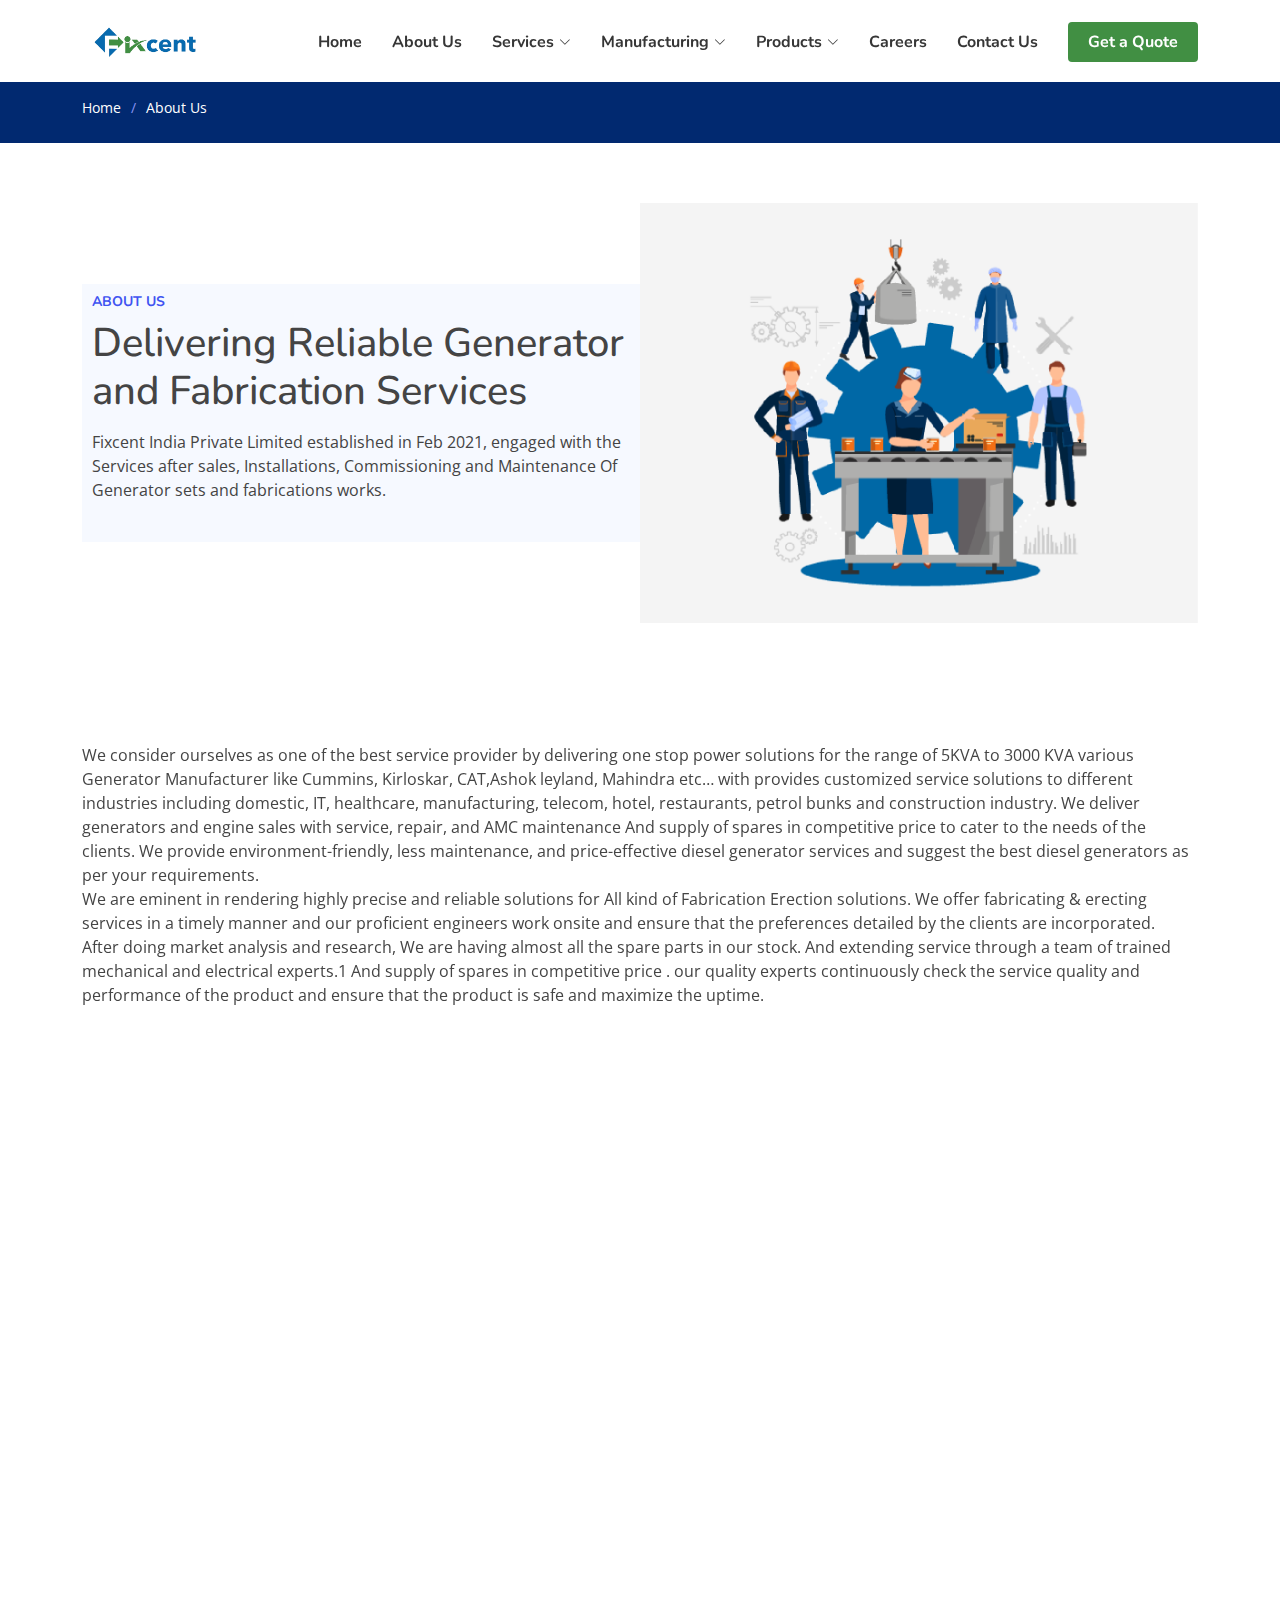
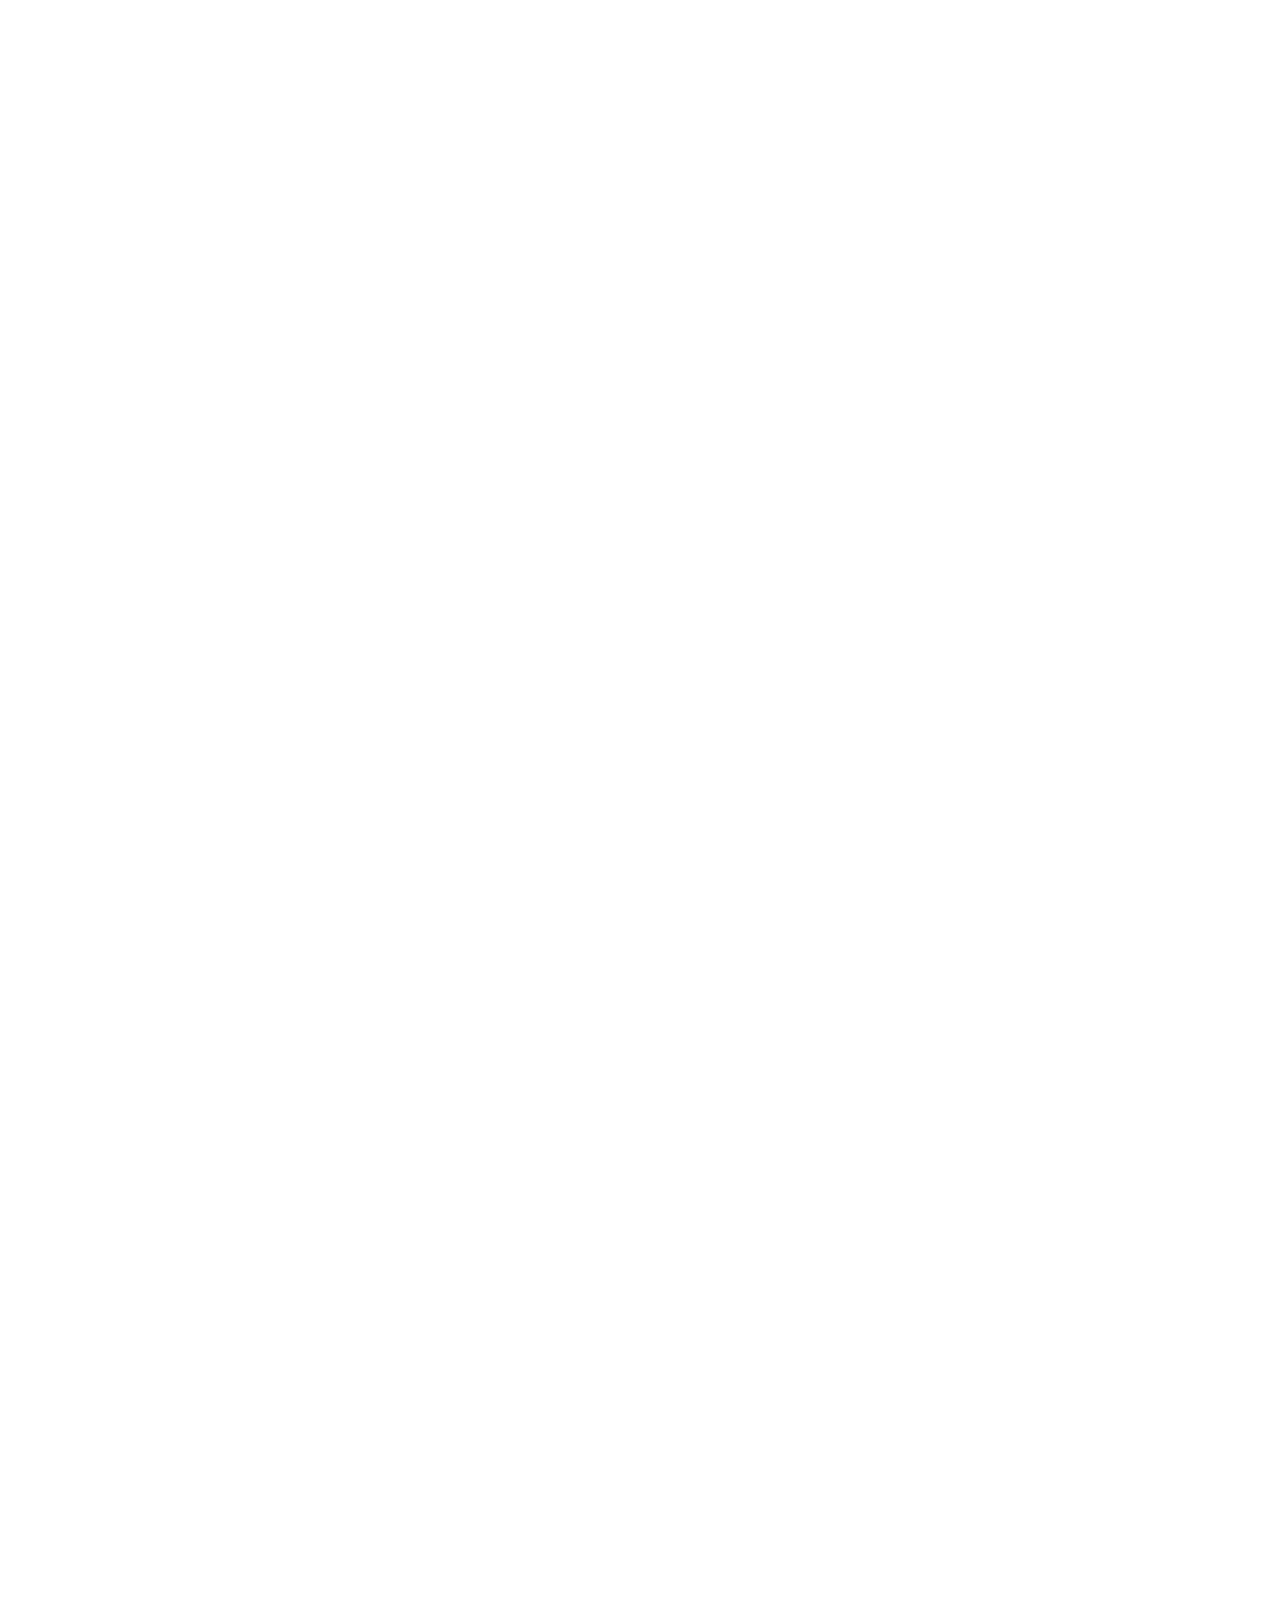
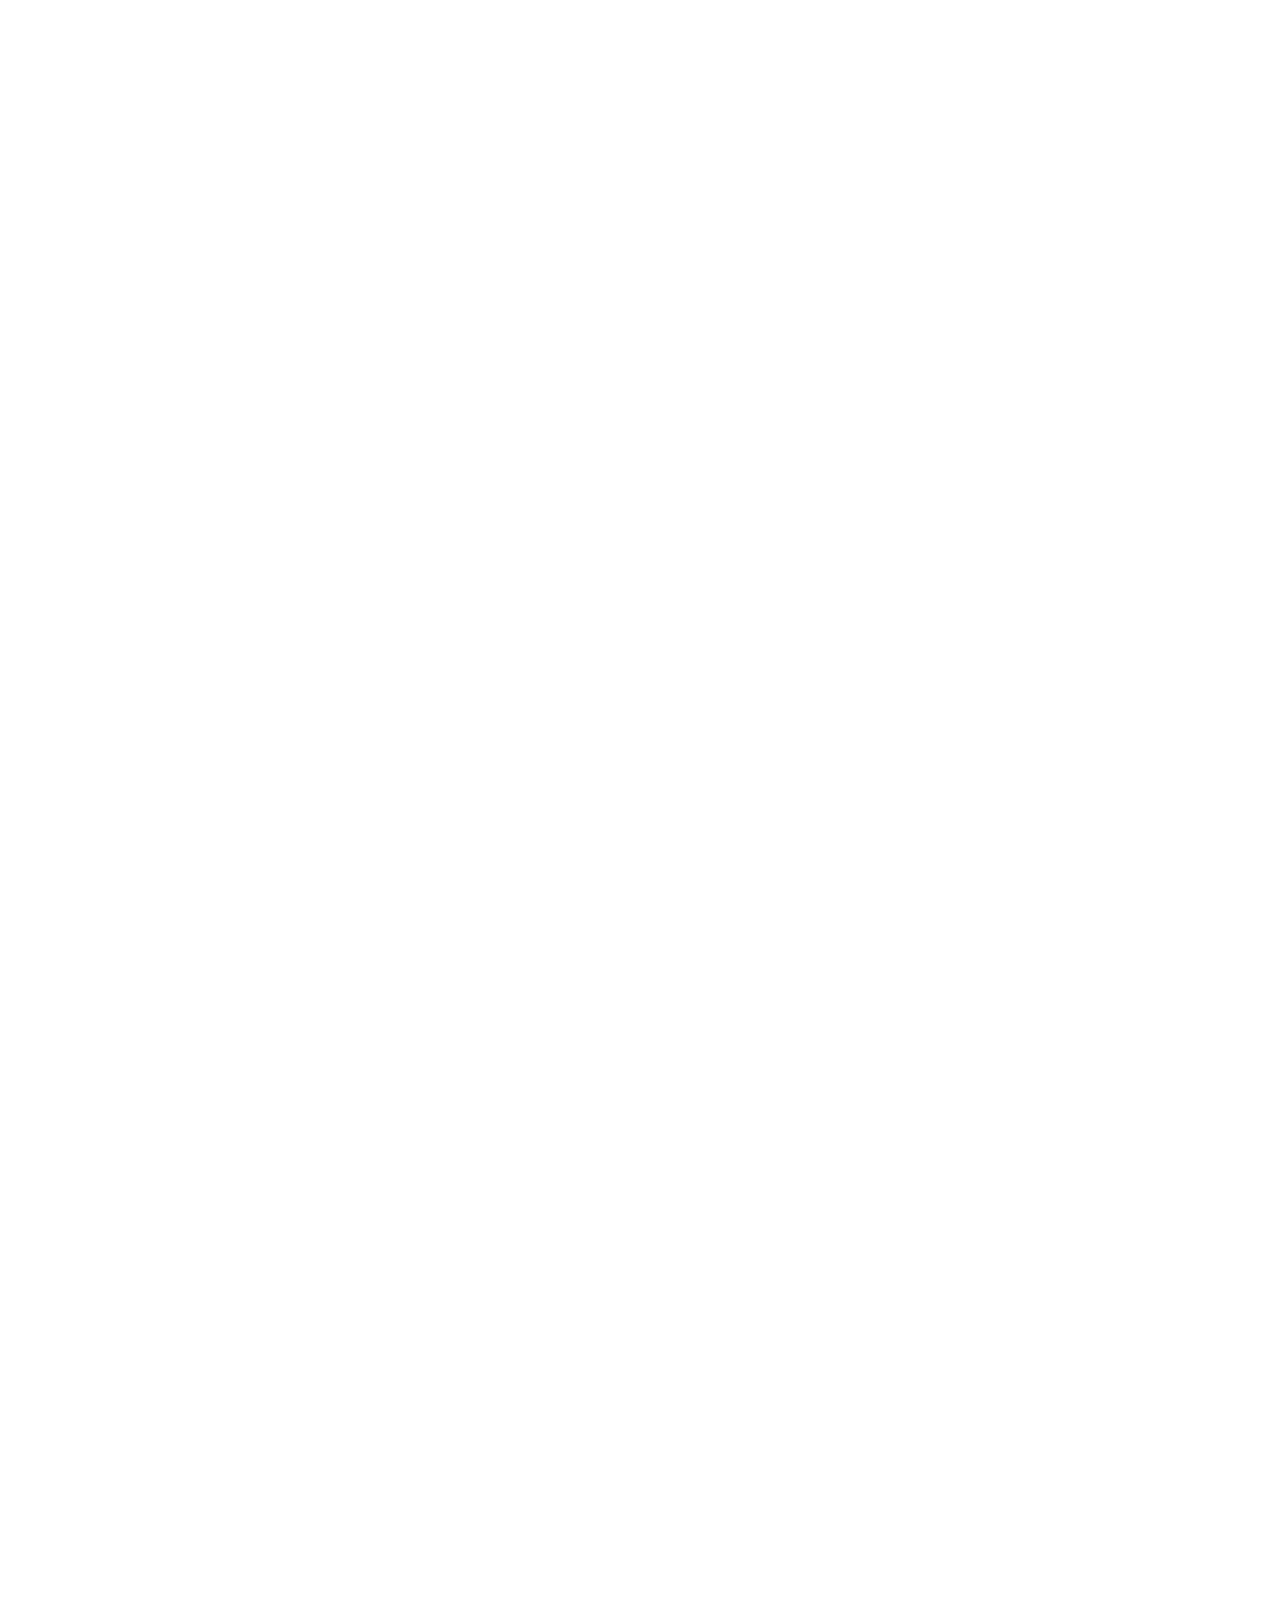
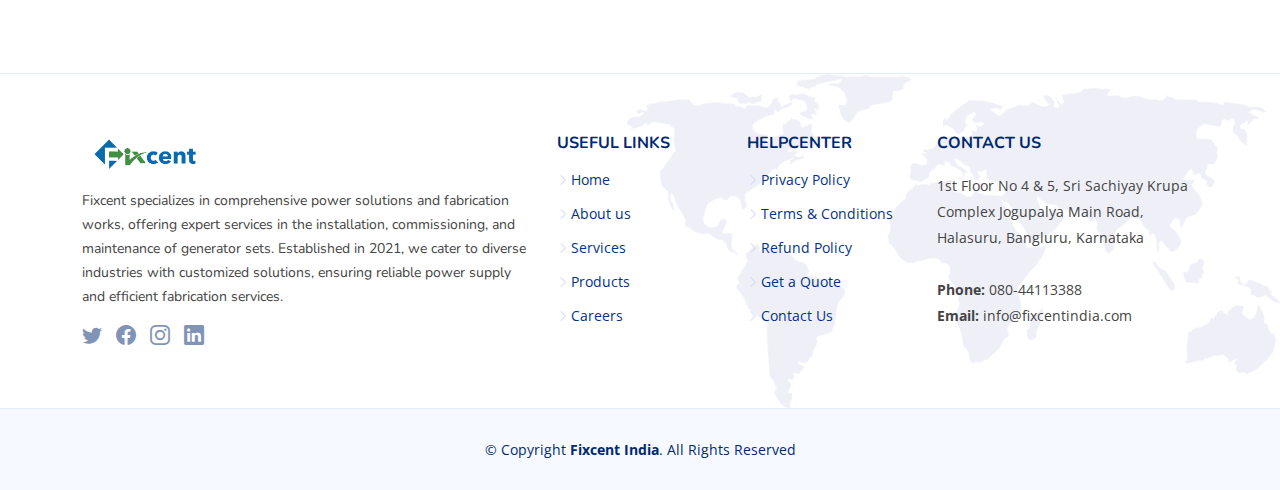
<file: aboutus.html>
<!DOCTYPE html>
<html lang="en">

<head>
  <meta charset="utf-8">
  <meta content="width=device-width, initial-scale=1.0" name="viewport">

  <title>About Us - Fixcent India Private Limited</title>
  <meta content="" name="description">
  <meta content="" name="keywords">

  <!-- Favicons -->
  <link href="assets/img/favicon.png" rel="icon">
  <link href="assets/img/apple-touch-icon.png" rel="apple-touch-icon">

  <!-- Google Fonts -->
  <link
    href="https://fonts.googleapis.com/css?family=Open+Sans:300,300i,400,400i,600,600i,700,700i|Nunito:300,300i,400,400i,600,600i,700,700i|Poppins:300,300i,400,400i,500,500i,600,600i,700,700i"
    rel="stylesheet">

  <!-- Vendor CSS Files -->
  <link href="assets/vendor/aos/aos.css" rel="stylesheet">
  <link href="assets/vendor/bootstrap/css/bootstrap.min.css" rel="stylesheet">
  <link href="assets/vendor/bootstrap-icons/bootstrap-icons.css" rel="stylesheet">
  <link href="assets/vendor/glightbox/css/glightbox.min.css" rel="stylesheet">
  <link href="assets/vendor/remixicon/remixicon.css" rel="stylesheet">
  <link href="assets/vendor/swiper/swiper-bundle.min.css" rel="stylesheet">

  <!-- Template Main CSS File -->
  <link href="assets/css/style.css" rel="stylesheet">

</head>

<body>

  <body>
    <header id="header" class="header fixed-top">
      <div class="container-fluid container-xl d-flex align-items-center justify-content-between">
        <a href="index.html" class="logo d-flex align-items-center">
          <img src="assets/img/logo.png" alt="" style="width: auto; height: 300;">
        </a>
        <nav id="navbar" class="navbar">
          <ul>
            <li><a class="nav-link scrollto" href="index.html">Home</a></li>
            <li><a class="nav-link" href="aboutus.html">About Us</a></li>
            <li class="dropdown"><a href="services.html"><span>Services</span> <i class="bi bi-chevron-down"></i></a>
              <ul>
                <li class="dropdown"><a href="#"><span>Generator Services</span> <i class="bi bi-chevron-right"></i></a>
                  <ul>
                    <li><a href="#">Deep Drop Down 1</a></li>
                    <li><a href="#">Deep Drop Down 2</a></li>
                    <li><a href="#">Deep Drop Down 3</a></li>
                    <li><a href="#">Deep Drop Down 4</a></li>
                    <li><a href="#">Deep Drop Down 5</a></li>
                  </ul>
                </li>
                <li class="dropdown"><a href="#"><span>Fabrication Work</span> <i class="bi bi-chevron-right"></i></a>
                  <ul>
                    <li><a href="#">Deep Drop Down 1</a></li>
                    <li><a href="#">Deep Drop Down 2</a></li>
                    <li><a href="#">Deep Drop Down 3</a></li>
                    <li><a href="#">Deep Drop Down 4</a></li>
                    <li><a href="#">Deep Drop Down 5</a></li>
                  </ul>
                </li>
                <li class="dropdown"><a href="#"><span>AMC Work</span> <i class="bi bi-chevron-right"></i></a>
                  <ul>
                    <li><a href="#">Deep Drop Down 1</a></li>
                    <li><a href="#">Deep Drop Down 2</a></li>
                    <li><a href="#">Deep Drop Down 3</a></li>
                    <li><a href="#">Deep Drop Down 4</a></li>
                    <li><a href="#">Deep Drop Down 5</a></li>
                  </ul>
                </li>
                <li><a href="#">Reparing and Overhandling</a></li>
              </ul>
            </li>
            <li class="dropdown"><a href="manufacturing.html"><span>Manufacturing</span> <i
                  class="bi bi-chevron-down"></i></a>
              <ul>
                <li><a href="#">Accoustic Manufacturing</a></li>
                <!-- <li class="dropdown"><a href="#"><span>Deep Drop Down</span> <i
                                          class="bi bi-chevron-right"></i></a>
                                  <ul>
                                      <li><a href="#">Deep Drop Down 1</a></li>
                                      <li><a href="#">Deep Drop Down 2</a></li>
                                      <li><a href="#">Deep Drop Down 3</a></li>
                                      <li><a href="#">Deep Drop Down 4</a></li>
                                      <li><a href="#">Deep Drop Down 5</a></li>
                                  </ul>
                              </li> -->
                <li><a href="#">Silencer Manufacturing</a></li>
                <!-- <li><a href="#">Drop Down 3</a></li>
                              <li><a href="#">Drop Down 4</a></li> -->
              </ul>
            </li>
            <li class="dropdown"><a href="products.html"><span>Products</span> <i class="bi bi-chevron-down"></i></a>
              <ul>
                <li><a href="#">Batteries</a></li>
                <li class="dropdown"><a href="#"><span>Generators</span> <i class="bi bi-chevron-right"></i></a>
                  <ul>
                    <li><a href="#">New Generators</a></li>
                    <li><a href="#">Old Generators</a></li>
                  </ul>
                </li>
                <li><a href="#">Diesel</a></li>
                <li><a href="#">Batteries</a></li>
                <!-- <li><a href="#">Drop Down 4</a></li> -->
              </ul>
            </li>
            <li><a class="nav-link scrollto" href="careers.html">Careers</a></li>
            <li><a class="nav-link scrollto" href="contactus.html">Contact Us</a></li>
            <li><a class="getstarted scrollto" href="getaquote.html">Get a Quote</a></li>
          </ul>
          <i class="bi bi-list mobile-nav-toggle"></i>
        </nav><!-- .navbar -->
      </div>
    </header><!-- End Header -->

    <main id="main">

      <!-- ======= Breadcrumbs ======= -->
      <section class="breadcrumbs">
        <div class="container">

          <ol>
            <li><a href="index.html">Home</a></li>
            <li>About Us</li>
          </ol>
        </div>
      </section><!-- End Breadcrumbs -->
      <section id="about" class="about">

        <div class="container" data-aos="fade-up">
          <div class="row gx-0">
            <div class="col-lg-6 d-flex flex-column justify-content-center" data-aos="fade-up" data-aos-delay="200">
              <div class="content">
                <h3>About Us</h3>
                <h1>Delivering Reliable Generator and Fabrication Services</h1>
                <p>
                  Fixcent India Private Limited established in Feb 2021, engaged with the Services after sales,
                  Installations, Commissioning and Maintenance Of Generator sets and fabrications works.
                </p>
              </div>
            </div>
            <div class="col-lg-6 d-flex align-items-center" data-aos="zoom-out" data-aos-delay="200">
              <img src="assets/img/abouty.png" class="img-fluid" alt="">
            </div>
          </div>
        </div>
      </section>
      <section>
        <div class="container" data-aos="fade-up">
          <p>
            We consider ourselves as one of the best service provider by delivering one stop power solutions for the
            range of 5KVA to 3000 KVA various Generator Manufacturer like Cummins, Kirloskar, CAT,Ashok leyland,
            Mahindra etc… with provides customized service solutions to different industries including domestic, IT,
            healthcare, manufacturing, telecom, hotel, restaurants, petrol bunks and construction industry. We deliver
            generators and engine sales with service, repair, and AMC maintenance And supply of spares in competitive
            price to cater to the needs of the clients. We provide environment-friendly, less maintenance, and
            price-effective diesel generator services and suggest the best diesel generators as per your requirements.
            <br>
            We are eminent in rendering highly precise and reliable solutions for All kind of Fabrication Erection
            solutions. We offer fabricating & erecting services in a timely manner and our proficient engineers work
            onsite and ensure that the preferences detailed by the clients are incorporated. <br>
            After doing market analysis and research, We are having almost all the spare parts in our stock. And
            extending service through a team of trained mechanical and electrical experts.1 And supply of spares in
            competitive price . our quality experts continuously check the service quality and performance of the
            product and ensure that the product is safe and maximize the uptime.
          </p>
        </div>

      </section>

      <section id="values" class="values">
        <div class="container" data-aos="fade-up">
          <header class="section-header">
            <h2>Our Values</h2>
            <p>We value integrity, and excellence in all our endeavors.</p>
          </header>
          <div class="row">
            <div class="col-lg-4" data-aos="fade-up" data-aos-delay="200">
              <div class="box">
                <img src="assets/img/values-1.png" class="img-fluid" alt="">
                <h3>Integrity</h3>
                <p>We seamlessly integrate cutting-edge technologies to deliver superior solutions.</p>
              </div>
            </div>
            <div class="col-lg-4 mt-4 mt-lg-0" data-aos="fade-up" data-aos-delay="400">
              <div class="box">
                <img src="assets/img/values-2.png" class="img-fluid" alt="">
                <h3>Corporate Responsibility</h3>
                <p>We are dedicated to corporate responsibility, ensuring our operations benefit both society and the
                  environment.</p>
              </div>
            </div>
            <div class="col-lg-4 mt-4 mt-lg-0" data-aos="fade-up" data-aos-delay="600">
              <div class="box">
                <img src="assets/img/values-3.png" class="img-fluid" alt="">
                <h3>Innovation</h3>
                <p>Innovation drives us to constantly seek new and better ways to serve our customers.</p>
              </div>
            </div>
          </div>
        </div>
      </section>
      <!-- ======= Clients Section ======= -->
      <section id="clients" class="clients">
        <div class="container" data-aos="fade-up">
          <header class="section-header">
            <h2>Our Clients</h2>
            <p>Trusted by Leading Brands</p>
          </header>
          <div class="clients-slider swiper">
            <div class="swiper-wrapper align-items-center">
              <div class="swiper-slide"><img src="assets/img/clients/client-1.png" class="img-fluid" alt=""></div>
              <div class="swiper-slide"><img src="assets/img/clients/client-2.png" class="img-fluid" alt=""></div>
              <div class="swiper-slide"><img src="assets/img/clients/client-3.png" class="img-fluid" alt=""></div>
              <div class="swiper-slide"><img src="assets/img/clients/client-4.png" class="img-fluid" alt=""></div>
              <div class="swiper-slide"><img src="assets/img/clients/client-5.png" class="img-fluid" alt=""></div>
              <div class="swiper-slide"><img src="assets/img/clients/client-6.png" class="img-fluid" alt=""></div>
              <div class="swiper-slide"><img src="assets/img/clients/client-7.png" class="img-fluid" alt=""></div>
              <div class="swiper-slide"><img src="assets/img/clients/client-8.png" class="img-fluid" alt=""></div>
            </div>
            <div class="swiper-pagination"></div>
          </div>
        </div>
      </section>
      <!-- ======= Services Section ======= -->
      <section id="services" class="services">
        <div class="container" data-aos="fade-up">
          <header class="section-header">
            <h2>Products & Services</h2>
            <p>High-quality products and services for your needs</p>
          </header>
          <div class="row gy-4">
            <div class="col-lg-4 col-md-6" data-aos="fade-up" data-aos-delay="200">
              <div class="service-box blue">
                <i class="ri-discuss-line icon"></i>
                <h3>Fabrication Work</h3>
                <p>Expert fabrication work to meet your unique requirements. Our skilled team handles everything from
                  custom design to precise execution, ensuring top-notch quality and durability.</p>
                <a href="#" class="read-more"><span>Read More</span> <i class="bi bi-arrow-right"></i></a>
              </div>
            </div>
            <div class="col-lg-4 col-md-6" data-aos="fade-up" data-aos-delay="300">
              <div class="service-box green">
                <i class="ri-discuss-line icon"></i>
                <h3>Generator Services</h3>
                <p>Comprehensive generator services including installation, repair, and maintenance. We ensure your
                  power
                  solutions are reliable and efficient to keep your operations running smoothly.</p>
                <a href="#" class="read-more"><span>Read More</span> <i class="bi bi-arrow-right"></i></a>
              </div>
            </div>
            <div class="col-lg-4 col-md-6" data-aos="fade-up" data-aos-delay="400">
              <div class="service-box blue">
                <i class="ri-discuss-line icon"></i>
                <h3>New & Old Generators</h3>
                <p>We offer both new and refurbished generators to suit various needs. Our products come with quality
                  assurance and support, providing you with options that fit your budget and requirements.</p>
                <a href="#" class="read-more"><span>Read More</span> <i class="bi bi-arrow-right"></i></a>
              </div>
            </div>
            <div class="col-lg-4 col-md-6" data-aos="fade-up" data-aos-delay="500">
              <div class="service-box green">
                <i class="ri-discuss-line icon"></i>
                <h3>Maintenance Services</h3>
                <p>Regular maintenance services to keep your systems in optimal condition. We provide thorough
                  inspections, troubleshooting, and repairs to prevent unexpected failures and extend the lifespan of
                  your
                  equipment.</p>
                <a href="#" class="read-more"><span>Read More</span> <i class="bi bi-arrow-right"></i></a>
              </div>
            </div>
            <div class="col-lg-4 col-md-6" data-aos="fade-up" data-aos-delay="600">
              <div class="service-box blue">
                <i class="ri-discuss-line icon"></i>
                <h3>AMC Services</h3>
                <p>Annual Maintenance Contracts (AMC) to ensure ongoing support and service. Our AMC services offer
                  peace
                  of mind with scheduled maintenance and priority response for any issues that arise.</p>
                <a href="#" class="read-more"><span>Read More</span> <i class="bi bi-arrow-right"></i></a>
              </div>
            </div>
            <div class="col-lg-4 col-md-6" data-aos="fade-up" data-aos-delay="700">
              <div class="service-box green">
                <i class="ri-discuss-line icon"></i>
                <h3>Repair & Overhandling</h3>
                <p>Efficient repair and overhauling services for all types of equipment. Our expert technicians address
                  issues promptly to restore functionality and prevent future problems.</p>
                <a href="#" class="read-more"><span>Read More</span> <i class="bi bi-arrow-right"></i></a>
              </div>
            </div>
          </div>
        </div>
      </section>
      <section id="team" class="team">
        <div class="container" data-aos="fade-up">
          <header class="section-header">
            <h2></h2>
            <p>Product Gallery</p>
          </header>
          <div class="row gy-4">
            <div class="col-lg-3 col-md-6 d-flex align-items-stretch" data-aos="fade-up" data-aos-delay="100">
              <div class="member">
                <div class="member-img">
                  <img src="assets/img/generator.jpg" class="img-fluid" alt="">
                  <!-- <div class="social">
                  <a href=""><i class="bi bi-twitter"></i></a>
                  <a href=""><i class="bi bi-facebook"></i></a>
                  <a href=""><i class="bi bi-instagram"></i></a>
                  <a href=""><i class="bi bi-linkedin"></i></a>
                </div> -->
                </div>
                <div class="member-info">
                  <h4>Generators</h4>
                  <!-- <span>Chief Executive Officer</span> -->
                  <p>High-performance generator designed for reliability and efficiency in various industrial
                    applications.</p>
                </div>
              </div>
            </div>
            <div class="col-lg-3 col-md-6 d-flex align-items-stretch" data-aos="fade-up" data-aos-delay="300">
              <div class="member">
                <div class="member-img">
                  <img src="assets/img/diesel.jpg" class="img-fluid" alt="">
                  <!-- <div class="social">
                  <a href=""><i class="bi bi-twitter"></i></a>
                  <a href=""><i class="bi bi-facebook"></i></a>
                  <a href=""><i class="bi bi-instagram"></i></a>
                  <a href=""><i class="bi bi-linkedin"></i></a>
                </div> -->
                </div>
                <div class="member-info">
                  <h4>Diesel Oil</h4>
                  <!-- <span>CTO</span> -->
                  <p>Premium quality diesel oil designed to enhance engine performance and reliability. Ideal for
                    ensuring smooth operation and reducing wear in various diesel-powered machinery and equipment.</p>
                </div>
              </div>
            </div>
            <div class="col-lg-3 col-md-6 d-flex align-items-stretch" data-aos="fade-up" data-aos-delay="300">
              <div class="member">
                <div class="member-img">
                  <img src="assets/img/parts.jpg" class="img-fluid" alt="">
                  <!-- <div class="social">
                  <a href=""><i class="bi bi-twitter"></i></a>
                  <a href=""><i class="bi bi-facebook"></i></a>
                  <a href=""><i class="bi bi-instagram"></i></a>
                  <a href=""><i class="bi bi-linkedin"></i></a>
                </div> -->
                </div>
                <div class="member-info">
                  <h4>Batteries</h4>
                  <!-- <span>CTO</span> -->
                  <p>High-capacity batteries engineered for optimal performance and longevity. Perfect for powering a
                    wide range of devices and systems, offering reliable energy storage and efficient operation in
                    diverse applications.</p>
                </div>
              </div>
            </div>
            <div class="col-lg-3 col-md-6 d-flex align-items-stretch" data-aos="fade-up" data-aos-delay="400">
              <div class="member">
                <div class="member-img">
                  <img src="assets/img/spare parts.jpg" class="img-fluid" alt="">
                  <!-- <div class="social">
                  <a href=""><i class="bi bi-twitter"></i></a>
                  <a href=""><i class="bi bi-facebook"></i></a>
                  <a href=""><i class="bi bi-instagram"></i></a>
                  <a href=""><i class="bi bi-linkedin"></i></a>
                </div> -->
                </div>
                <div class="member-info">
                  <h4>Spare Parts</h4>
                  <!-- <span>Accountant</span> -->
                  <p>Reliable and high-quality spare parts designed to ensure the smooth operation and longevity of your
                    equipment. Our spare parts provide dependable performance and durability, keeping your machinery
                    running at its best.</p>
                </div>
              </div>
            </div>
          </div>
        </div>
      </section>
      <section id="testimonials" class="testimonials">
        <div class="container" data-aos="fade-up">

          <header class="section-header">
            <h2>Testimonials</h2>
            <p>What they are saying about us</p>
          </header>
          <div class="testimonials-slider swiper" data-aos="fade-up" data-aos-delay="200">
            <div class="swiper-wrapper">
              <div class="swiper-slide">
                <div class="testimonial-item">
                  <div class="stars">
                    <i class="bi bi-star-fill"></i><i class="bi bi-star-fill"></i><i class="bi bi-star-fill"></i><i
                      class="bi bi-star-fill"></i><i class="bi bi-star-fill"></i>
                  </div>
                  <p>
                    Fixcent India Private Limited provided exceptional service. Their team was professional and
                    efficient
                    in addressing all our generator needs.
                  </p>
                  <div class="profile mt-auto">
                    <img src="assets/img/testimonials/testimonials-1.jpg" class="testimonial-img" alt="">
                    <h3>Ravi Kumar</h3>
                    <h4>Ceo &amp; Founder</h4>
                  </div>
                </div>
              </div><!-- End testimonial item -->
              <div class="swiper-slide">
                <div class="testimonial-item">
                  <div class="stars">
                    <i class="bi bi-star-fill"></i><i class="bi bi-star-fill"></i><i class="bi bi-star-fill"></i><i
                      class="bi bi-star-fill"></i><i class="bi bi-star-fill"></i>
                  </div>
                  <p>
                    The service quality and response time from Fixcent were outstanding. Highly recommend them for
                    generator maintenance and repair.
                  </p>
                  <div class="profile mt-auto">
                    <img src="assets/img/testimonials/testimonials-2.jpg" class="testimonial-img" alt="">
                    <h3>Anjali Mehta</h3>
                    <h4>Designer</h4>
                  </div>
                </div>
              </div><!-- End testimonial item -->
              <div class="swiper-slide">
                <div class="testimonial-item">
                  <div class="stars">
                    <i class="bi bi-star-fill"></i><i class="bi bi-star-fill"></i><i class="bi bi-star-fill"></i><i
                      class="bi bi-star-fill"></i><i class="bi bi-star-fill"></i>
                  </div>
                  <p>
                    The team at Fixcent was knowledgeable and professional. They ensured our generator was installed
                    perfectly.
                  </p>
                  <div class="profile mt-auto">
                    <img src="assets/img/testimonials/testimonials-3.jpg" class="testimonial-img" alt="">
                    <h3>Vikram Singh</h3>
                    <h4>Store Owner</h4>
                  </div>
                </div>
              </div><!-- End testimonial item -->
              <div class="swiper-slide">
                <div class="testimonial-item">
                  <div class="stars">
                    <i class="bi bi-star-fill"></i><i class="bi bi-star-fill"></i><i class="bi bi-star-fill"></i><i
                      class="bi bi-star-fill"></i><i class="bi bi-star-fill"></i>
                  </div>
                  <p>
                    Excellent service and support from Fixcent. Their emergency power restoration service is truly
                    reliable.
                  </p>
                  <div class="profile mt-auto">
                    <img src="assets/img/testimonials/testimonials-4.jpg" class="testimonial-img" alt="">
                    <h3>Pooja Sharma</h3>
                    <h4>Freelancer</h4>
                  </div>
                </div>
              </div><!-- End testimonial item -->
              <div class="swiper-slide">
                <div class="testimonial-item">
                  <div class="stars">
                    <i class="bi bi-star-fill"></i><i class="bi bi-star-fill"></i><i class="bi bi-star-fill"></i><i
                      class="bi bi-star-fill"></i><i class="bi bi-star-fill"></i>
                  </div>
                  <p>
                    Fixcent's team was prompt and efficient in handling our generator issues. Highly professional
                    service.
                  </p>
                  <div class="profile mt-auto">
                    <img src="assets/img/testimonials/testimonials-5.jpg" class="testimonial-img" alt="">
                    <h3>Rajesh Patel</h3>
                    <h4>Entrepreneur</h4>
                  </div>
                </div>
              </div><!-- End testimonial item -->
            </div>
            <div class="swiper-pagination"></div>
          </div>
        </div>
      </section><!-- End Testimonials Section -->

      <!-- ======= Team Section ======= -->


      <!-- ======= Pricing Section ======= -->
      <!-- <section id="pricing" class="pricing">

      <div class="container" data-aos="fade-up">

        <header class="section-header">
          <h2>Pricing</h2>
          <p>Check our Pricing</p>
        </header>

        <div class="row gy-4" data-aos="fade-left">

          <div class="col-lg-3 col-md-6" data-aos="zoom-in" data-aos-delay="100">
            <div class="box">
              <h3 style="color: #07d5c0;">Free Plan</h3>
              <div class="price"><sup>$</sup>0<span> / mo</span></div>
              <img src="assets/img/pricing-free.png" class="img-fluid" alt="">
              <ul>
                <li>Aida dere</li>
                <li>Nec feugiat nisl</li>
                <li>Nulla at volutpat dola</li>
                <li class="na">Pharetra massa</li>
                <li class="na">Massa ultricies mi</li>
              </ul>
              <a href="#" class="btn-buy">Buy Now</a>
            </div>
          </div>

          <div class="col-lg-3 col-md-6" data-aos="zoom-in" data-aos-delay="200">
            <div class="box">
              <span class="featured">Featured</span>
              <h3 style="color: #65c600;">Starter Plan</h3>
              <div class="price"><sup>$</sup>19<span> / mo</span></div>
              <img src="assets/img/pricing-starter.png" class="img-fluid" alt="">
              <ul>
                <li>Aida dere</li>
                <li>Nec feugiat nisl</li>
                <li>Nulla at volutpat dola</li>
                <li>Pharetra massa</li>
                <li class="na">Massa ultricies mi</li>
              </ul>
              <a href="#" class="btn-buy">Buy Now</a>
            </div>
          </div>

          <div class="col-lg-3 col-md-6" data-aos="zoom-in" data-aos-delay="300">
            <div class="box">
              <h3 style="color: #ff901c;">Business Plan</h3>
              <div class="price"><sup>$</sup>29<span> / mo</span></div>
              <img src="assets/img/pricing-business.png" class="img-fluid" alt="">
              <ul>
                <li>Aida dere</li>
                <li>Nec feugiat nisl</li>
                <li>Nulla at volutpat dola</li>
                <li>Pharetra massa</li>
                <li>Massa ultricies mi</li>
              </ul>
              <a href="#" class="btn-buy">Buy Now</a>
            </div>
          </div>

          <div class="col-lg-3 col-md-6" data-aos="zoom-in" data-aos-delay="400">
            <div class="box">
              <h3 style="color: #ff0071;">Ultimate Plan</h3>
              <div class="price"><sup>$</sup>49<span> / mo</span></div>
              <img src="assets/img/pricing-ultimate.png" class="img-fluid" alt="">
              <ul>
                <li>Aida dere</li>
                <li>Nec feugiat nisl</li>
                <li>Nulla at volutpat dola</li>
                <li>Pharetra massa</li>
                <li>Massa ultricies mi</li>
              </ul>
              <a href="#" class="btn-buy">Buy Now</a>
            </div>
          </div>

        </div>

      </div>

    </section>End Pricing Section

    <section id="features" class="features">

      <div class="container" data-aos="fade-up">

        <header class="section-header">
          <h2>Our Services</h2>
          <p>Reliable solutions for modern needs.</p>
        </header>

        <div class="row">

          <div class="col-lg-6">
            <img src="assets/img/features.png" class="img-fluid" alt="">
          </div>

          <div class="col-lg-6 mt-5 mt-lg-0 d-flex">
            <div class="row align-self-center gy-4">

              <div class="col-md-6" data-aos="zoom-out" data-aos-delay="200">
                <div class="feature-box d-flex align-items-center">
                  <i class="bi bi-check"></i>
                  <h3>Generator Services</h3>
                </div>
              </div>

              <div class="col-md-6" data-aos="zoom-out" data-aos-delay="300">
                <div class="feature-box d-flex align-items-center">
                  <i class="bi bi-check"></i>
                  <h3>Fabrication Work</h3>
                </div>
              </div>

              <div class="col-md-6" data-aos="zoom-out" data-aos-delay="400">
                <div class="feature-box d-flex align-items-center">
                  <i class="bi bi-check"></i>
                  <h3>Maintenance Services</h3>
                </div>
              </div>

              <div class="col-md-6" data-aos="zoom-out" data-aos-delay="500">
                <div class="feature-box d-flex align-items-center">
                  <i class="bi bi-check"></i>
                  <h3>AMC Services</h3>
                </div>
              </div>

              <div class="col-md-6" data-aos="zoom-out" data-aos-delay="600">
                <div class="feature-box d-flex align-items-center">
                  <i class="bi bi-check"></i>
                  <h3>Repair & Overhandling</h3>
                </div>
              </div>

              <div class="col-md-6" data-aos="zoom-out" data-aos-delay="700">
                <div class="feature-box d-flex align-items-center">
                  <i class="bi bi-check"></i>
                  <h3>Generator Installation</h3>
                </div>
              </div>

            </div>
          </div>

        </div>ile -->
    </main>


    <footer id="footer" class="footer">

      <!-- <div class="footer-newsletter">
      <div class="container">
        <div class="row justify-content-center">
          <div class="col-lg-12 text-center">
            <h4>Our Newsletter</h4>
            <p>Tamen quem nulla quae legam multos aute sint culpa legam noster magna</p>
          </div>
          <div class="col-lg-6">
            <form action="" method="post">
              <input type="email" name="email"><input type="submit" value="Subscribe">
            </form>
          </div>
        </div>
      </div>
    </div> -->

      <div class="footer-top">
        <div class="container">
          <div class="row gy-4">
            <div class="col-lg-5 col-md-12 footer-info">
              <a href="index.html" class="logo d-flex align-items-center">
                <img src="assets/img/logo.png" alt="" style="width: auto; height: 200px;">
                <!-- <span>FlexStart</span> -->
              </a>
              <p>Fixcent specializes in comprehensive power solutions and fabrication works, offering expert
                services in
                the installation, commissioning, and maintenance of generator sets. Established in 2021, we
                cater to
                diverse industries with customized solutions, ensuring reliable power supply and efficient
                fabrication
                services.</p>
              <div class="social-links mt-3">
                <a href="#" class="twitter"><i class="bi bi-twitter"></i></a>
                <a href="#" class="facebook"><i class="bi bi-facebook"></i></a>
                <a href="#" class="instagram"><i class="bi bi-instagram"></i></a>
                <a href="#" class="linkedin"><i class="bi bi-linkedin"></i></a>
              </div>
            </div>

            <div class="col-lg-2 col-6 footer-links">
              <h4>Useful Links</h4>
              <ul>
                <li><i class="bi bi-chevron-right"></i> <a href="index.html">Home</a></li>
                <li><i class="bi bi-chevron-right"></i> <a href="aboutus.html">About us</a></li>
                <li><i class="bi bi-chevron-right"></i> <a href="services.html">Services</a></li>
                <li><i class="bi bi-chevron-right"></i> <a href="products.html">Products</a></li>
                <li><i class="bi bi-chevron-right"></i> <a href="careers.html">Careers</a></li>
              </ul>
            </div>

            <div class="col-lg-2 col-6 footer-links">
              <h4>Helpcenter</h4>
              <ul>
                <li><i class="bi bi-chevron-right"></i> <a href="privacypolicy.html">Privacy Policy</a></li>
                <li><i class="bi bi-chevron-right"></i> <a href="terms&conditions.html">Terms & Conditions</a>
                </li>
                <li><i class="bi bi-chevron-right"></i> <a href="refundpolicy.html">Refund Policy</a></li>
                <li><i class="bi bi-chevron-right"></i> <a href="geta">Get a Quote</a></li>
                <li><i class="bi bi-chevron-right"></i> <a href="contactus.html">Contact Us</a></li>
              </ul>
            </div>

            <div class="col-lg-3 col-md-12 footer-contact text-center text-md-start">
              <h4>Contact Us</h4>
              <p>
                1st Floor No 4 & 5, Sri Sachiyay Krupa Complex Jogupalya Main Road, Halasuru, Bangluru,
                Karnataka <br><br>
                <strong>Phone:</strong> 080-44113388<br>
                <strong>Email:</strong> info@fixcentindia.com<br>
              </p>
            </div>
          </div>
        </div>
      </div>

      <div class="container">
        <div class="copyright">
          &copy; Copyright <strong><span>Fixcent India</span></strong>. All Rights Reserved
        </div>
        <!-- <div class="credits"> -->
        <!-- All the links in the footer should remain intact. -->
        <!-- You can delete the links only if you purchased the pro version. -->
        <!-- Licensing information: https://bootstrapmade.com/license/ -->
        <!-- Purchase the pro version with working PHP/AJAX contact form: https://bootstrapmade.com/flexstart-bootstrap-startup-template/ -->
        <!-- Designed by <a href="https://bootstrapmade.com/">BootstrapMade</a> -->
        <!-- </div> -->
      </div>
    </footer><!-- End Footer -->

    <!-- Optional JavaScript; choose one of the two! -->
    <!-- Option 1: Bootstrap Bundle with Popper -->
    <script src="https://cdn.jsdelivr.net/npm/@popperjs/core@2.11.6/dist/umd/popper.min.js"></script>
    <script src="https://cdn.jsdelivr.net/npm/bootstrap@5.3.0/dist/js/bootstrap.min.js"></script>

    <!-- Option 2: Separate Popper and Bootstrap JS -->
    <!-- <script src="https://cdn.jsdelivr.net/npm/@popperjs/core@2.11.6/dist/umd/popper.min.js"></script>
<script src="https://cdn.jsdelivr.net/npm/bootstrap@5.3.0/dist/js/bootstrap.min.js"></script> -->

  </body>

</html>

<a href="#" class="back-to-top d-flex align-items-center justify-content-center"><i
    class="bi bi-arrow-up-short"></i></a>

<!-- Vendor JS Files -->
<script src="assets/vendor/purecounter/purecounter_vanilla.js"></script>
<script src="assets/vendor/aos/aos.js"></script>
<script src="assets/vendor/bootstrap/js/bootstrap.bundle.min.js"></script>
<script src="assets/vendor/glightbox/js/glightbox.min.js"></script>
<script src="assets/vendor/isotope-layout/isotope.pkgd.min.js"></script>
<script src="assets/vendor/swiper/swiper-bundle.min.js"></script>
<script src="assets/vendor/php-email-form/validate.js"></script>

<!-- Template Main JS File -->
<script src="assets/js/main.js"></script>

</body>

</html>
</file>
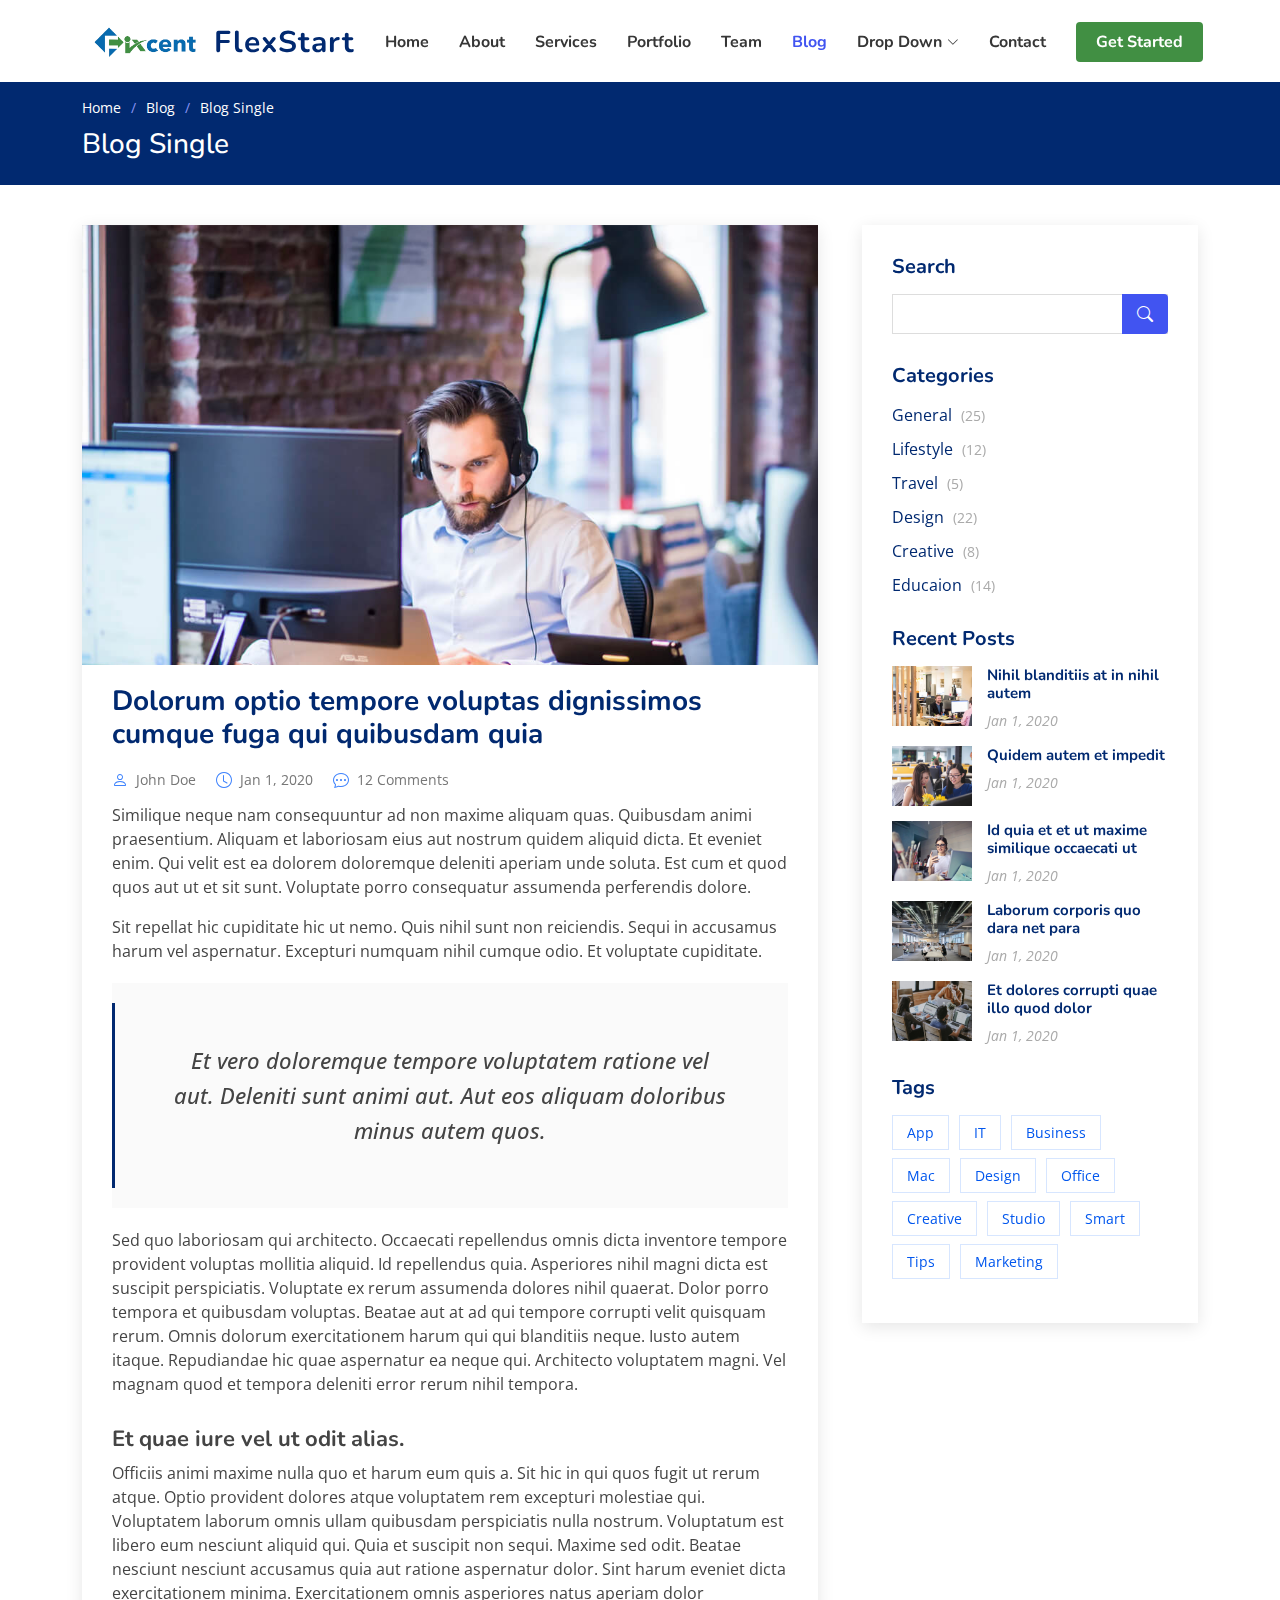
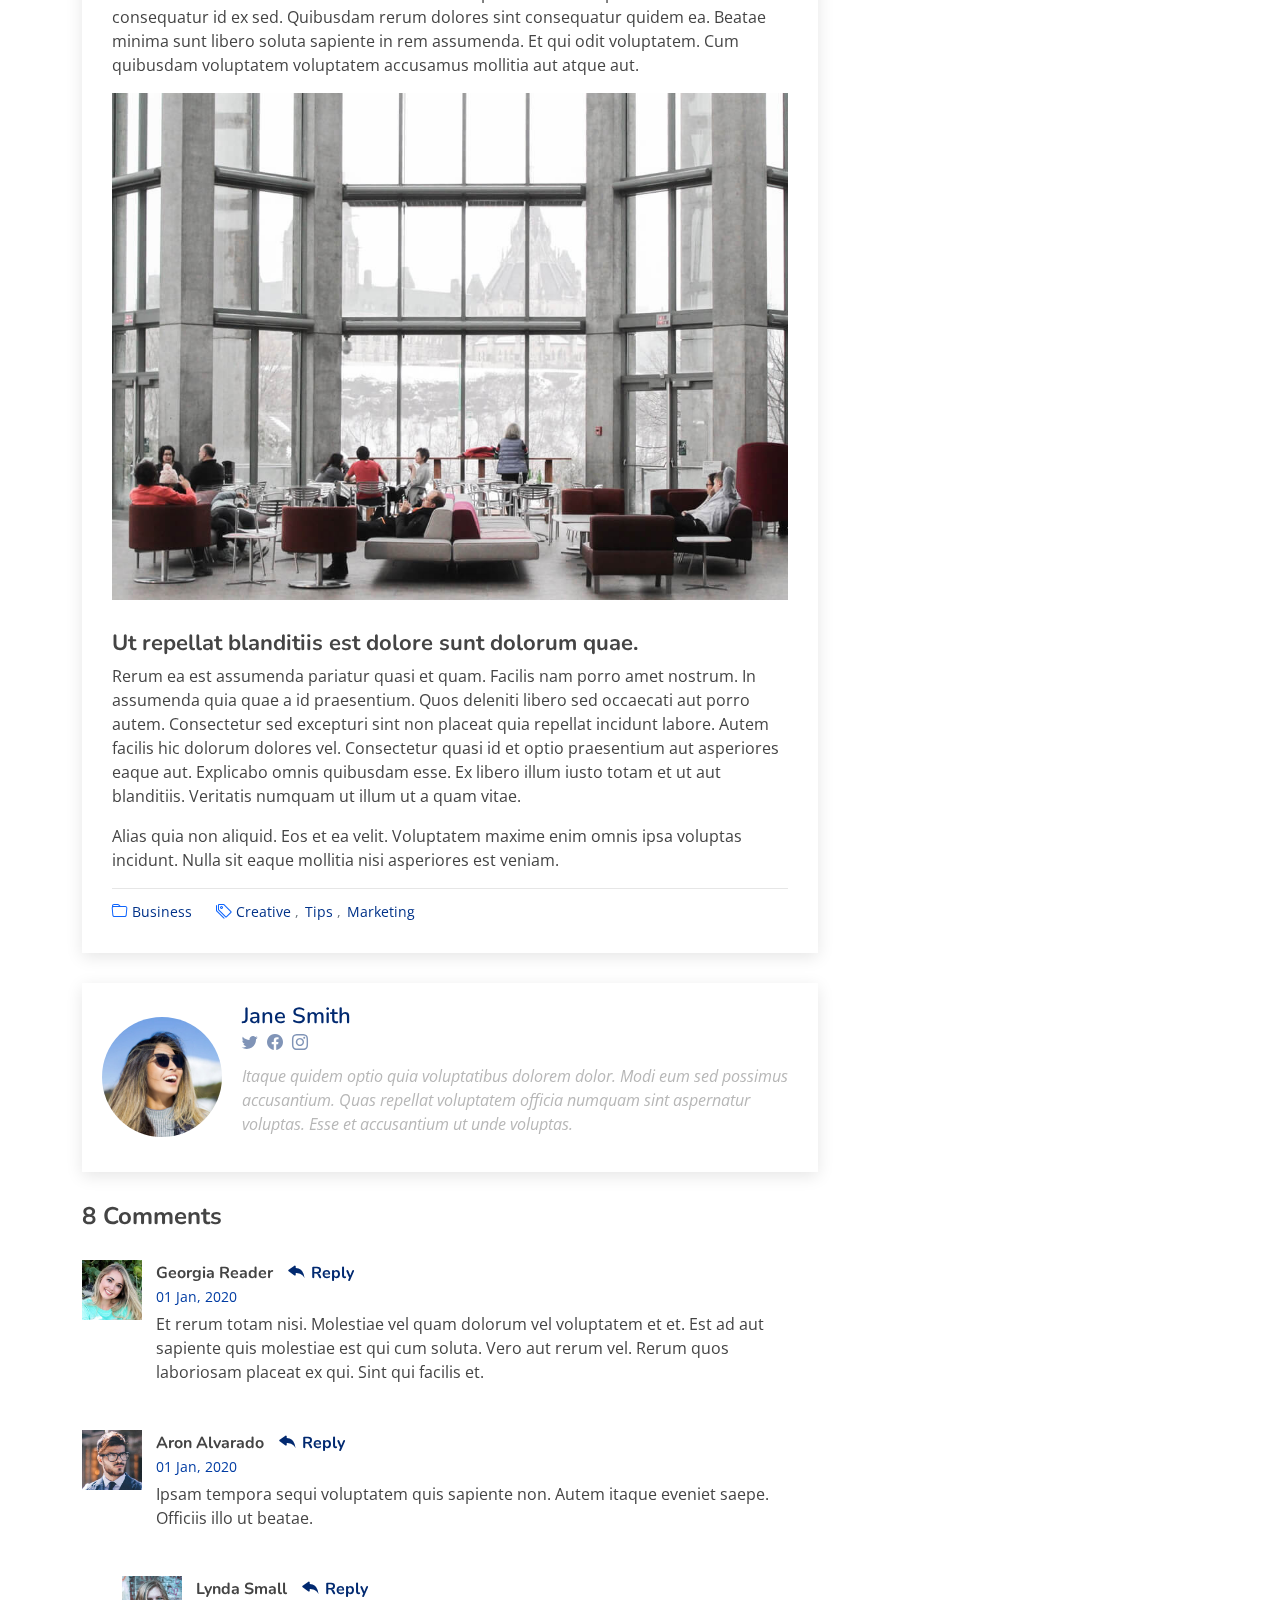
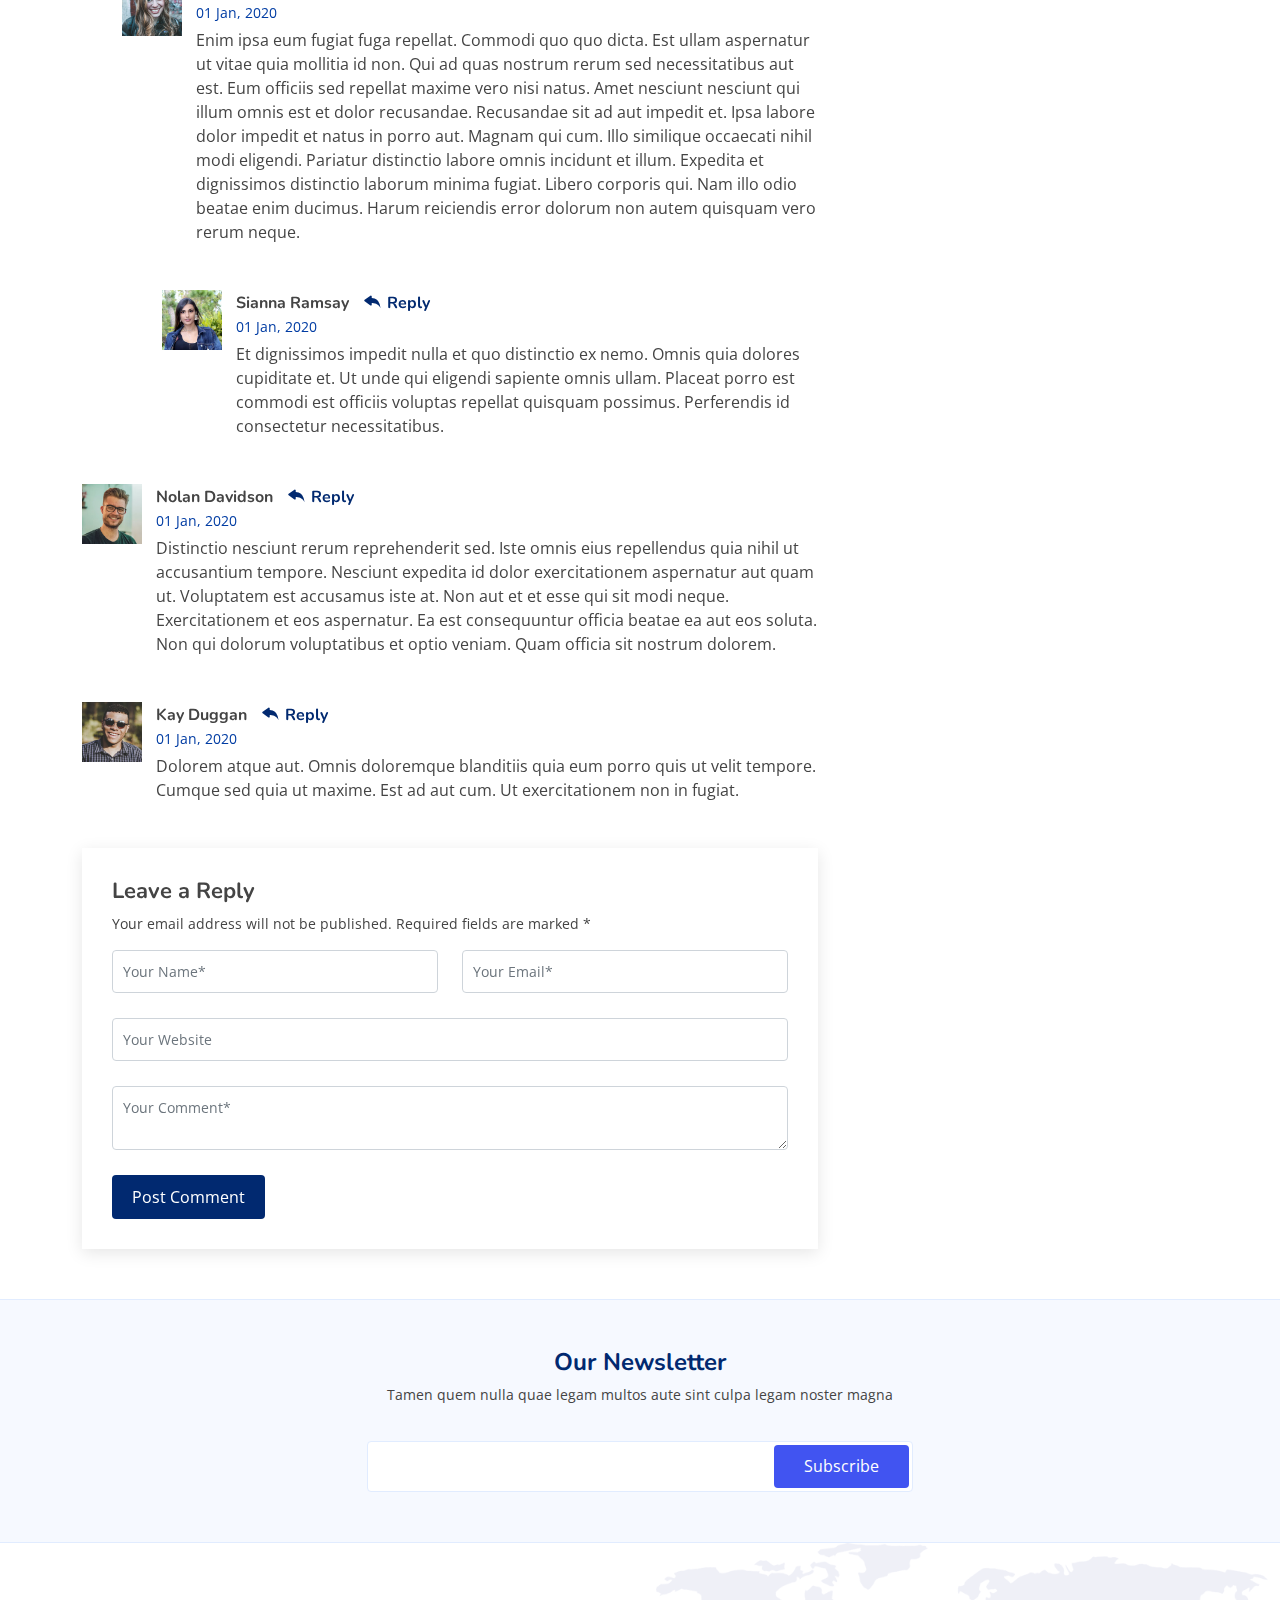
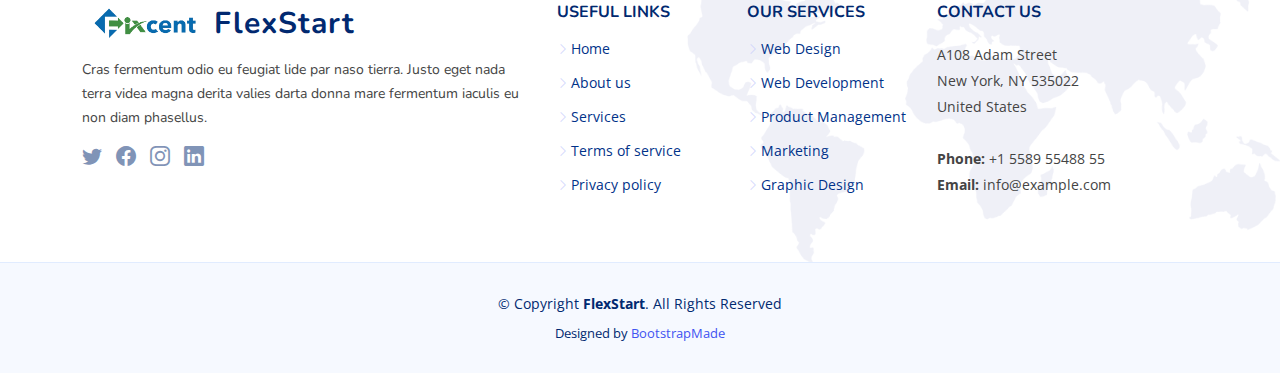
<file: blog-single.html>
<!DOCTYPE html>
<html lang="en">

<head>
  <meta charset="utf-8">
  <meta content="width=device-width, initial-scale=1.0" name="viewport">

  <title>Blog Single - FlexStart Bootstrap Template</title>
  <meta content="" name="description">
  <meta content="" name="keywords">

  <!-- Favicons -->
  <link href="assets/img/favicon.png" rel="icon">
  <link href="assets/img/apple-touch-icon.png" rel="apple-touch-icon">

  <!-- Google Fonts -->
  <link href="https://fonts.googleapis.com/css?family=Open+Sans:300,300i,400,400i,600,600i,700,700i|Nunito:300,300i,400,400i,600,600i,700,700i|Poppins:300,300i,400,400i,500,500i,600,600i,700,700i" rel="stylesheet">

  <!-- Vendor CSS Files -->
  <link href="assets/vendor/aos/aos.css" rel="stylesheet">
  <link href="assets/vendor/bootstrap/css/bootstrap.min.css" rel="stylesheet">
  <link href="assets/vendor/bootstrap-icons/bootstrap-icons.css" rel="stylesheet">
  <link href="assets/vendor/glightbox/css/glightbox.min.css" rel="stylesheet">
  <link href="assets/vendor/remixicon/remixicon.css" rel="stylesheet">
  <link href="assets/vendor/swiper/swiper-bundle.min.css" rel="stylesheet">

  <!-- Template Main CSS File -->
  <link href="assets/css/style.css" rel="stylesheet">

  <!-- =======================================================
  * Template Name: FlexStart - v1.11.1
  * Template URL: https://bootstrapmade.com/flexstart-bootstrap-startup-template/
  * Author: BootstrapMade.com
  * License: https://bootstrapmade.com/license/
  ======================================================== -->
</head>

<body>

  <!-- ======= Header ======= -->
  <header id="header" class="header fixed-top">
    <div class="container-fluid container-xl d-flex align-items-center justify-content-between">

      <a href="index.html" class="logo d-flex align-items-center">
        <img src="assets/img/logo.png" alt="">
        <span>FlexStart</span>
      </a>

      <nav id="navbar" class="navbar">
        <ul>
          <li><a class="nav-link scrollto " href="#hero">Home</a></li>
          <li><a class="nav-link scrollto" href="#about">About</a></li>
          <li><a class="nav-link scrollto" href="#services">Services</a></li>
          <li><a class="nav-link scrollto" href="#portfolio">Portfolio</a></li>
          <li><a class="nav-link scrollto" href="#team">Team</a></li>
          <li><a class="active" href="blog.html">Blog</a></li>
          <li class="dropdown"><a href="#"><span>Drop Down</span> <i class="bi bi-chevron-down"></i></a>
            <ul>
              <li><a href="#">Drop Down 1</a></li>
              <li class="dropdown"><a href="#"><span>Deep Drop Down</span> <i class="bi bi-chevron-right"></i></a>
                <ul>
                  <li><a href="#">Deep Drop Down 1</a></li>
                  <li><a href="#">Deep Drop Down 2</a></li>
                  <li><a href="#">Deep Drop Down 3</a></li>
                  <li><a href="#">Deep Drop Down 4</a></li>
                  <li><a href="#">Deep Drop Down 5</a></li>
                </ul>
              </li>
              <li><a href="#">Drop Down 2</a></li>
              <li><a href="#">Drop Down 3</a></li>
              <li><a href="#">Drop Down 4</a></li>
            </ul>
          </li>
          <li><a class="nav-link scrollto" href="#contact">Contact</a></li>
          <li><a class="getstarted scrollto" href="#about">Get Started</a></li>
        </ul>
        <i class="bi bi-list mobile-nav-toggle"></i>
      </nav><!-- .navbar -->

    </div>
  </header><!-- End Header -->

  <main id="main">

    <!-- ======= Breadcrumbs ======= -->
    <section class="breadcrumbs">
      <div class="container">

        <ol>
          <li><a href="index.html">Home</a></li>
          <li><a href="blog.html">Blog</a></li>
          <li>Blog Single</li>
        </ol>
        <h2>Blog Single</h2>

      </div>
    </section><!-- End Breadcrumbs -->

    <!-- ======= Blog Single Section ======= -->
    <section id="blog" class="blog">
      <div class="container" data-aos="fade-up">

        <div class="row">

          <div class="col-lg-8 entries">

            <article class="entry entry-single">

              <div class="entry-img">
                <img src="assets/img/blog/blog-1.jpg" alt="" class="img-fluid">
              </div>

              <h2 class="entry-title">
                <a href="blog-single.html">Dolorum optio tempore voluptas dignissimos cumque fuga qui quibusdam quia</a>
              </h2>

              <div class="entry-meta">
                <ul>
                  <li class="d-flex align-items-center"><i class="bi bi-person"></i> <a href="blog-single.html">John Doe</a></li>
                  <li class="d-flex align-items-center"><i class="bi bi-clock"></i> <a href="blog-single.html"><time datetime="2020-01-01">Jan 1, 2020</time></a></li>
                  <li class="d-flex align-items-center"><i class="bi bi-chat-dots"></i> <a href="blog-single.html">12 Comments</a></li>
                </ul>
              </div>

              <div class="entry-content">
                <p>
                  Similique neque nam consequuntur ad non maxime aliquam quas. Quibusdam animi praesentium. Aliquam et laboriosam eius aut nostrum quidem aliquid dicta.
                  Et eveniet enim. Qui velit est ea dolorem doloremque deleniti aperiam unde soluta. Est cum et quod quos aut ut et sit sunt. Voluptate porro consequatur assumenda perferendis dolore.
                </p>

                <p>
                  Sit repellat hic cupiditate hic ut nemo. Quis nihil sunt non reiciendis. Sequi in accusamus harum vel aspernatur. Excepturi numquam nihil cumque odio. Et voluptate cupiditate.
                </p>

                <blockquote>
                  <p>
                    Et vero doloremque tempore voluptatem ratione vel aut. Deleniti sunt animi aut. Aut eos aliquam doloribus minus autem quos.
                  </p>
                </blockquote>

                <p>
                  Sed quo laboriosam qui architecto. Occaecati repellendus omnis dicta inventore tempore provident voluptas mollitia aliquid. Id repellendus quia. Asperiores nihil magni dicta est suscipit perspiciatis. Voluptate ex rerum assumenda dolores nihil quaerat.
                  Dolor porro tempora et quibusdam voluptas. Beatae aut at ad qui tempore corrupti velit quisquam rerum. Omnis dolorum exercitationem harum qui qui blanditiis neque.
                  Iusto autem itaque. Repudiandae hic quae aspernatur ea neque qui. Architecto voluptatem magni. Vel magnam quod et tempora deleniti error rerum nihil tempora.
                </p>

                <h3>Et quae iure vel ut odit alias.</h3>
                <p>
                  Officiis animi maxime nulla quo et harum eum quis a. Sit hic in qui quos fugit ut rerum atque. Optio provident dolores atque voluptatem rem excepturi molestiae qui. Voluptatem laborum omnis ullam quibusdam perspiciatis nulla nostrum. Voluptatum est libero eum nesciunt aliquid qui.
                  Quia et suscipit non sequi. Maxime sed odit. Beatae nesciunt nesciunt accusamus quia aut ratione aspernatur dolor. Sint harum eveniet dicta exercitationem minima. Exercitationem omnis asperiores natus aperiam dolor consequatur id ex sed. Quibusdam rerum dolores sint consequatur quidem ea.
                  Beatae minima sunt libero soluta sapiente in rem assumenda. Et qui odit voluptatem. Cum quibusdam voluptatem voluptatem accusamus mollitia aut atque aut.
                </p>
                <img src="assets/img/blog/blog-inside-post.jpg" class="img-fluid" alt="">

                <h3>Ut repellat blanditiis est dolore sunt dolorum quae.</h3>
                <p>
                  Rerum ea est assumenda pariatur quasi et quam. Facilis nam porro amet nostrum. In assumenda quia quae a id praesentium. Quos deleniti libero sed occaecati aut porro autem. Consectetur sed excepturi sint non placeat quia repellat incidunt labore. Autem facilis hic dolorum dolores vel.
                  Consectetur quasi id et optio praesentium aut asperiores eaque aut. Explicabo omnis quibusdam esse. Ex libero illum iusto totam et ut aut blanditiis. Veritatis numquam ut illum ut a quam vitae.
                </p>
                <p>
                  Alias quia non aliquid. Eos et ea velit. Voluptatem maxime enim omnis ipsa voluptas incidunt. Nulla sit eaque mollitia nisi asperiores est veniam.
                </p>

              </div>

              <div class="entry-footer">
                <i class="bi bi-folder"></i>
                <ul class="cats">
                  <li><a href="#">Business</a></li>
                </ul>

                <i class="bi bi-tags"></i>
                <ul class="tags">
                  <li><a href="#">Creative</a></li>
                  <li><a href="#">Tips</a></li>
                  <li><a href="#">Marketing</a></li>
                </ul>
              </div>

            </article><!-- End blog entry -->

            <div class="blog-author d-flex align-items-center">
              <img src="assets/img/blog/blog-author.jpg" class="rounded-circle float-left" alt="">
              <div>
                <h4>Jane Smith</h4>
                <div class="social-links">
                  <a href="https://twitters.com/#"><i class="bi bi-twitter"></i></a>
                  <a href="https://facebook.com/#"><i class="bi bi-facebook"></i></a>
                  <a href="https://instagram.com/#"><i class="biu bi-instagram"></i></a>
                </div>
                <p>
                  Itaque quidem optio quia voluptatibus dolorem dolor. Modi eum sed possimus accusantium. Quas repellat voluptatem officia numquam sint aspernatur voluptas. Esse et accusantium ut unde voluptas.
                </p>
              </div>
            </div><!-- End blog author bio -->

            <div class="blog-comments">

              <h4 class="comments-count">8 Comments</h4>

              <div id="comment-1" class="comment">
                <div class="d-flex">
                  <div class="comment-img"><img src="assets/img/blog/comments-1.jpg" alt=""></div>
                  <div>
                    <h5><a href="">Georgia Reader</a> <a href="#" class="reply"><i class="bi bi-reply-fill"></i> Reply</a></h5>
                    <time datetime="2020-01-01">01 Jan, 2020</time>
                    <p>
                      Et rerum totam nisi. Molestiae vel quam dolorum vel voluptatem et et. Est ad aut sapiente quis molestiae est qui cum soluta.
                      Vero aut rerum vel. Rerum quos laboriosam placeat ex qui. Sint qui facilis et.
                    </p>
                  </div>
                </div>
              </div><!-- End comment #1 -->

              <div id="comment-2" class="comment">
                <div class="d-flex">
                  <div class="comment-img"><img src="assets/img/blog/comments-2.jpg" alt=""></div>
                  <div>
                    <h5><a href="">Aron Alvarado</a> <a href="#" class="reply"><i class="bi bi-reply-fill"></i> Reply</a></h5>
                    <time datetime="2020-01-01">01 Jan, 2020</time>
                    <p>
                      Ipsam tempora sequi voluptatem quis sapiente non. Autem itaque eveniet saepe. Officiis illo ut beatae.
                    </p>
                  </div>
                </div>

                <div id="comment-reply-1" class="comment comment-reply">
                  <div class="d-flex">
                    <div class="comment-img"><img src="assets/img/blog/comments-3.jpg" alt=""></div>
                    <div>
                      <h5><a href="">Lynda Small</a> <a href="#" class="reply"><i class="bi bi-reply-fill"></i> Reply</a></h5>
                      <time datetime="2020-01-01">01 Jan, 2020</time>
                      <p>
                        Enim ipsa eum fugiat fuga repellat. Commodi quo quo dicta. Est ullam aspernatur ut vitae quia mollitia id non. Qui ad quas nostrum rerum sed necessitatibus aut est. Eum officiis sed repellat maxime vero nisi natus. Amet nesciunt nesciunt qui illum omnis est et dolor recusandae.

                        Recusandae sit ad aut impedit et. Ipsa labore dolor impedit et natus in porro aut. Magnam qui cum. Illo similique occaecati nihil modi eligendi. Pariatur distinctio labore omnis incidunt et illum. Expedita et dignissimos distinctio laborum minima fugiat.

                        Libero corporis qui. Nam illo odio beatae enim ducimus. Harum reiciendis error dolorum non autem quisquam vero rerum neque.
                      </p>
                    </div>
                  </div>

                  <div id="comment-reply-2" class="comment comment-reply">
                    <div class="d-flex">
                      <div class="comment-img"><img src="assets/img/blog/comments-4.jpg" alt=""></div>
                      <div>
                        <h5><a href="">Sianna Ramsay</a> <a href="#" class="reply"><i class="bi bi-reply-fill"></i> Reply</a></h5>
                        <time datetime="2020-01-01">01 Jan, 2020</time>
                        <p>
                          Et dignissimos impedit nulla et quo distinctio ex nemo. Omnis quia dolores cupiditate et. Ut unde qui eligendi sapiente omnis ullam. Placeat porro est commodi est officiis voluptas repellat quisquam possimus. Perferendis id consectetur necessitatibus.
                        </p>
                      </div>
                    </div>

                  </div><!-- End comment reply #2-->

                </div><!-- End comment reply #1-->

              </div><!-- End comment #2-->

              <div id="comment-3" class="comment">
                <div class="d-flex">
                  <div class="comment-img"><img src="assets/img/blog/comments-5.jpg" alt=""></div>
                  <div>
                    <h5><a href="">Nolan Davidson</a> <a href="#" class="reply"><i class="bi bi-reply-fill"></i> Reply</a></h5>
                    <time datetime="2020-01-01">01 Jan, 2020</time>
                    <p>
                      Distinctio nesciunt rerum reprehenderit sed. Iste omnis eius repellendus quia nihil ut accusantium tempore. Nesciunt expedita id dolor exercitationem aspernatur aut quam ut. Voluptatem est accusamus iste at.
                      Non aut et et esse qui sit modi neque. Exercitationem et eos aspernatur. Ea est consequuntur officia beatae ea aut eos soluta. Non qui dolorum voluptatibus et optio veniam. Quam officia sit nostrum dolorem.
                    </p>
                  </div>
                </div>

              </div><!-- End comment #3 -->

              <div id="comment-4" class="comment">
                <div class="d-flex">
                  <div class="comment-img"><img src="assets/img/blog/comments-6.jpg" alt=""></div>
                  <div>
                    <h5><a href="">Kay Duggan</a> <a href="#" class="reply"><i class="bi bi-reply-fill"></i> Reply</a></h5>
                    <time datetime="2020-01-01">01 Jan, 2020</time>
                    <p>
                      Dolorem atque aut. Omnis doloremque blanditiis quia eum porro quis ut velit tempore. Cumque sed quia ut maxime. Est ad aut cum. Ut exercitationem non in fugiat.
                    </p>
                  </div>
                </div>

              </div><!-- End comment #4 -->

              <div class="reply-form">
                <h4>Leave a Reply</h4>
                <p>Your email address will not be published. Required fields are marked * </p>
                <form action="">
                  <div class="row">
                    <div class="col-md-6 form-group">
                      <input name="name" type="text" class="form-control" placeholder="Your Name*">
                    </div>
                    <div class="col-md-6 form-group">
                      <input name="email" type="text" class="form-control" placeholder="Your Email*">
                    </div>
                  </div>
                  <div class="row">
                    <div class="col form-group">
                      <input name="website" type="text" class="form-control" placeholder="Your Website">
                    </div>
                  </div>
                  <div class="row">
                    <div class="col form-group">
                      <textarea name="comment" class="form-control" placeholder="Your Comment*"></textarea>
                    </div>
                  </div>
                  <button type="submit" class="btn btn-primary">Post Comment</button>

                </form>

              </div>

            </div><!-- End blog comments -->

          </div><!-- End blog entries list -->

          <div class="col-lg-4">

            <div class="sidebar">

              <h3 class="sidebar-title">Search</h3>
              <div class="sidebar-item search-form">
                <form action="">
                  <input type="text">
                  <button type="submit"><i class="bi bi-search"></i></button>
                </form>
              </div><!-- End sidebar search formn-->

              <h3 class="sidebar-title">Categories</h3>
              <div class="sidebar-item categories">
                <ul>
                  <li><a href="#">General <span>(25)</span></a></li>
                  <li><a href="#">Lifestyle <span>(12)</span></a></li>
                  <li><a href="#">Travel <span>(5)</span></a></li>
                  <li><a href="#">Design <span>(22)</span></a></li>
                  <li><a href="#">Creative <span>(8)</span></a></li>
                  <li><a href="#">Educaion <span>(14)</span></a></li>
                </ul>
              </div><!-- End sidebar categories-->

              <h3 class="sidebar-title">Recent Posts</h3>
              <div class="sidebar-item recent-posts">
                <div class="post-item clearfix">
                  <img src="assets/img/blog/blog-recent-1.jpg" alt="">
                  <h4><a href="blog-single.html">Nihil blanditiis at in nihil autem</a></h4>
                  <time datetime="2020-01-01">Jan 1, 2020</time>
                </div>

                <div class="post-item clearfix">
                  <img src="assets/img/blog/blog-recent-2.jpg" alt="">
                  <h4><a href="blog-single.html">Quidem autem et impedit</a></h4>
                  <time datetime="2020-01-01">Jan 1, 2020</time>
                </div>

                <div class="post-item clearfix">
                  <img src="assets/img/blog/blog-recent-3.jpg" alt="">
                  <h4><a href="blog-single.html">Id quia et et ut maxime similique occaecati ut</a></h4>
                  <time datetime="2020-01-01">Jan 1, 2020</time>
                </div>

                <div class="post-item clearfix">
                  <img src="assets/img/blog/blog-recent-4.jpg" alt="">
                  <h4><a href="blog-single.html">Laborum corporis quo dara net para</a></h4>
                  <time datetime="2020-01-01">Jan 1, 2020</time>
                </div>

                <div class="post-item clearfix">
                  <img src="assets/img/blog/blog-recent-5.jpg" alt="">
                  <h4><a href="blog-single.html">Et dolores corrupti quae illo quod dolor</a></h4>
                  <time datetime="2020-01-01">Jan 1, 2020</time>
                </div>

              </div><!-- End sidebar recent posts-->

              <h3 class="sidebar-title">Tags</h3>
              <div class="sidebar-item tags">
                <ul>
                  <li><a href="#">App</a></li>
                  <li><a href="#">IT</a></li>
                  <li><a href="#">Business</a></li>
                  <li><a href="#">Mac</a></li>
                  <li><a href="#">Design</a></li>
                  <li><a href="#">Office</a></li>
                  <li><a href="#">Creative</a></li>
                  <li><a href="#">Studio</a></li>
                  <li><a href="#">Smart</a></li>
                  <li><a href="#">Tips</a></li>
                  <li><a href="#">Marketing</a></li>
                </ul>
              </div><!-- End sidebar tags-->

            </div><!-- End sidebar -->

          </div><!-- End blog sidebar -->

        </div>

      </div>
    </section><!-- End Blog Single Section -->

  </main><!-- End #main -->

  <!-- ======= Footer ======= -->
  <footer id="footer" class="footer">

    <div class="footer-newsletter">
      <div class="container">
        <div class="row justify-content-center">
          <div class="col-lg-12 text-center">
            <h4>Our Newsletter</h4>
            <p>Tamen quem nulla quae legam multos aute sint culpa legam noster magna</p>
          </div>
          <div class="col-lg-6">
            <form action="" method="post">
              <input type="email" name="email"><input type="submit" value="Subscribe">
            </form>
          </div>
        </div>
      </div>
    </div>

    <div class="footer-top">
      <div class="container">
        <div class="row gy-4">
          <div class="col-lg-5 col-md-12 footer-info">
            <a href="index.html" class="logo d-flex align-items-center">
              <img src="assets/img/logo.png" alt="">
              <span>FlexStart</span>
            </a>
            <p>Cras fermentum odio eu feugiat lide par naso tierra. Justo eget nada terra videa magna derita valies darta donna mare fermentum iaculis eu non diam phasellus.</p>
            <div class="social-links mt-3">
              <a href="#" class="twitter"><i class="bi bi-twitter"></i></a>
              <a href="#" class="facebook"><i class="bi bi-facebook"></i></a>
              <a href="#" class="instagram"><i class="bi bi-instagram"></i></a>
              <a href="#" class="linkedin"><i class="bi bi-linkedin"></i></a>
            </div>
          </div>

          <div class="col-lg-2 col-6 footer-links">
            <h4>Useful Links</h4>
            <ul>
              <li><i class="bi bi-chevron-right"></i> <a href="#">Home</a></li>
              <li><i class="bi bi-chevron-right"></i> <a href="#">About us</a></li>
              <li><i class="bi bi-chevron-right"></i> <a href="#">Services</a></li>
              <li><i class="bi bi-chevron-right"></i> <a href="#">Terms of service</a></li>
              <li><i class="bi bi-chevron-right"></i> <a href="#">Privacy policy</a></li>
            </ul>
          </div>

          <div class="col-lg-2 col-6 footer-links">
            <h4>Our Services</h4>
            <ul>
              <li><i class="bi bi-chevron-right"></i> <a href="#">Web Design</a></li>
              <li><i class="bi bi-chevron-right"></i> <a href="#">Web Development</a></li>
              <li><i class="bi bi-chevron-right"></i> <a href="#">Product Management</a></li>
              <li><i class="bi bi-chevron-right"></i> <a href="#">Marketing</a></li>
              <li><i class="bi bi-chevron-right"></i> <a href="#">Graphic Design</a></li>
            </ul>
          </div>

          <div class="col-lg-3 col-md-12 footer-contact text-center text-md-start">
            <h4>Contact Us</h4>
            <p>
              A108 Adam Street <br>
              New York, NY 535022<br>
              United States <br><br>
              <strong>Phone:</strong> +1 5589 55488 55<br>
              <strong>Email:</strong> info@example.com<br>
            </p>

          </div>

        </div>
      </div>
    </div>

    <div class="container">
      <div class="copyright">
        &copy; Copyright <strong><span>FlexStart</span></strong>. All Rights Reserved
      </div>
      <div class="credits">
        <!-- All the links in the footer should remain intact. -->
        <!-- You can delete the links only if you purchased the pro version. -->
        <!-- Licensing information: https://bootstrapmade.com/license/ -->
        <!-- Purchase the pro version with working PHP/AJAX contact form: https://bootstrapmade.com/flexstart-bootstrap-startup-template/ -->
        Designed by <a href="https://bootstrapmade.com/">BootstrapMade</a>
      </div>
    </div>
  </footer><!-- End Footer -->

  <a href="#" class="back-to-top d-flex align-items-center justify-content-center"><i class="bi bi-arrow-up-short"></i></a>

  <!-- Vendor JS Files -->
  <script src="assets/vendor/purecounter/purecounter_vanilla.js"></script>
  <script src="assets/vendor/aos/aos.js"></script>
  <script src="assets/vendor/bootstrap/js/bootstrap.bundle.min.js"></script>
  <script src="assets/vendor/glightbox/js/glightbox.min.js"></script>
  <script src="assets/vendor/isotope-layout/isotope.pkgd.min.js"></script>
  <script src="assets/vendor/swiper/swiper-bundle.min.js"></script>
  <script src="assets/vendor/php-email-form/validate.js"></script>

  <!-- Template Main JS File -->
  <script src="assets/js/main.js"></script>

</body>

</html>
</file>
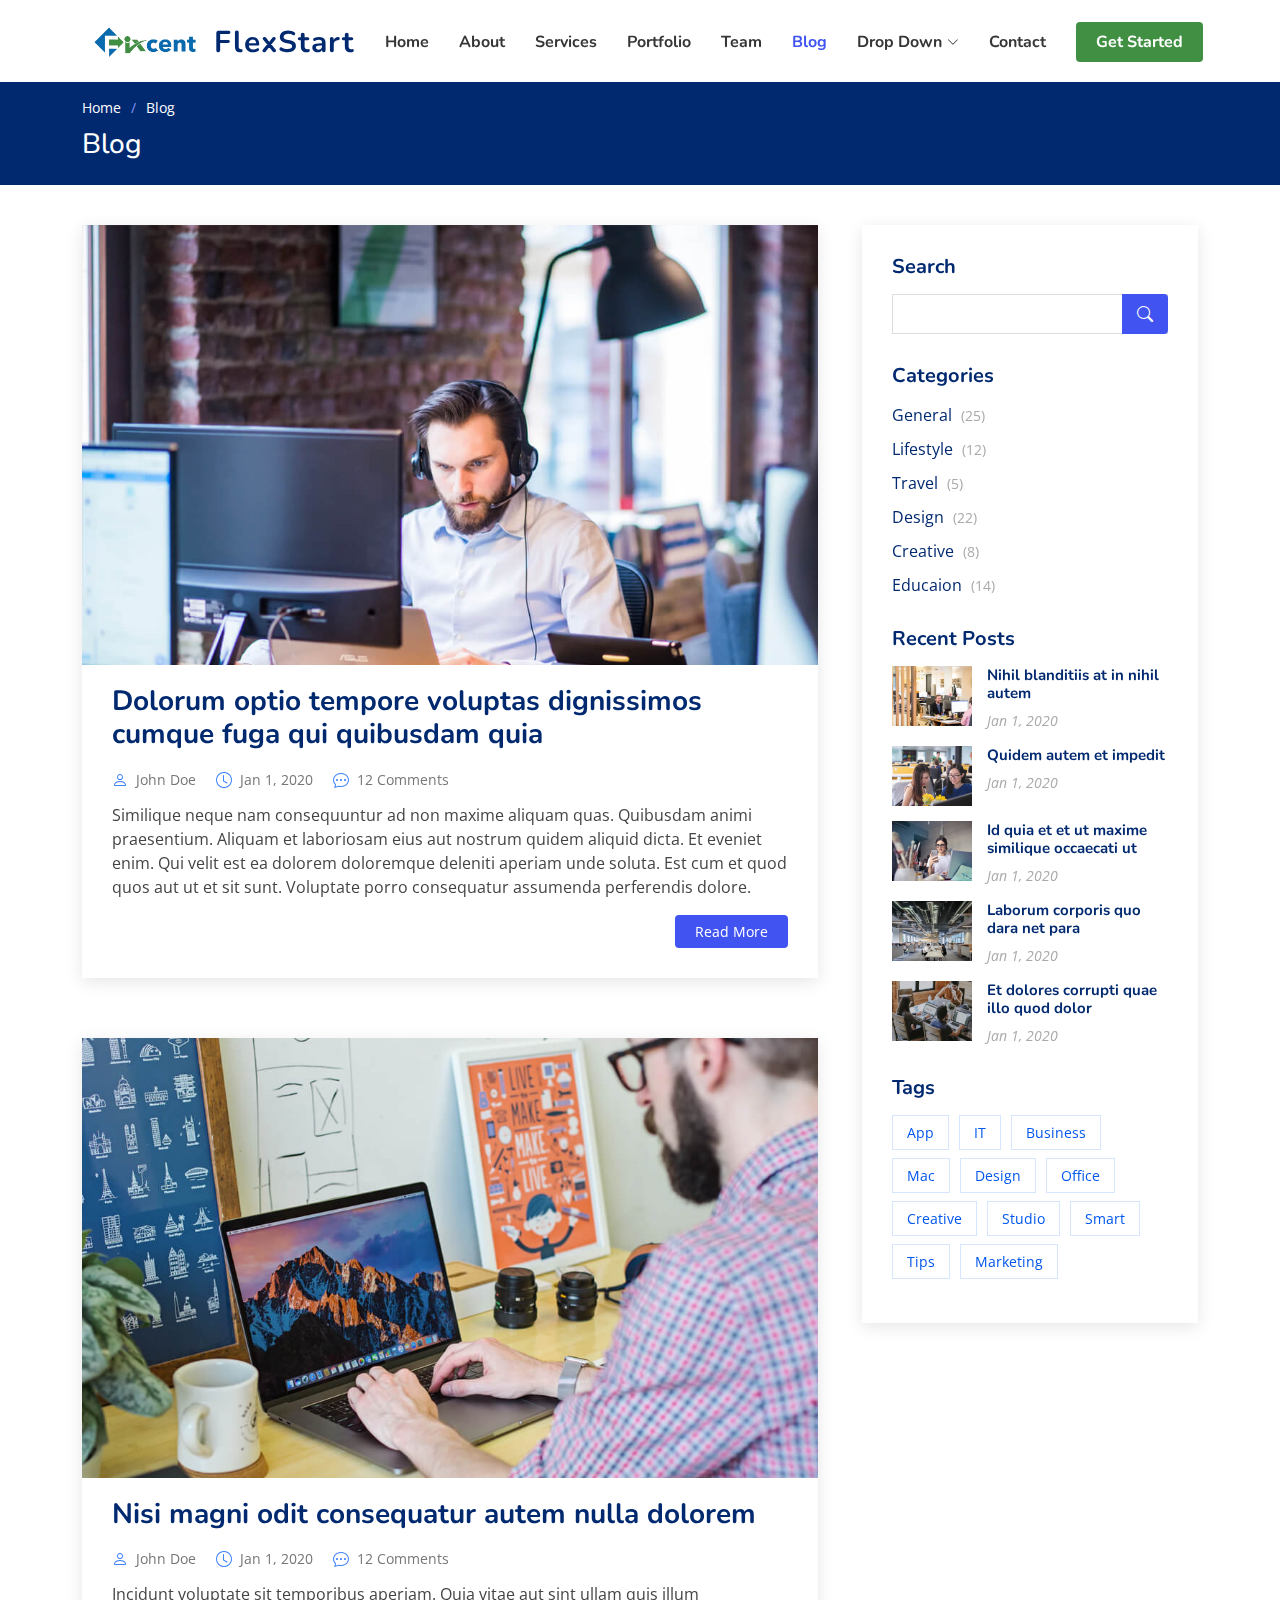
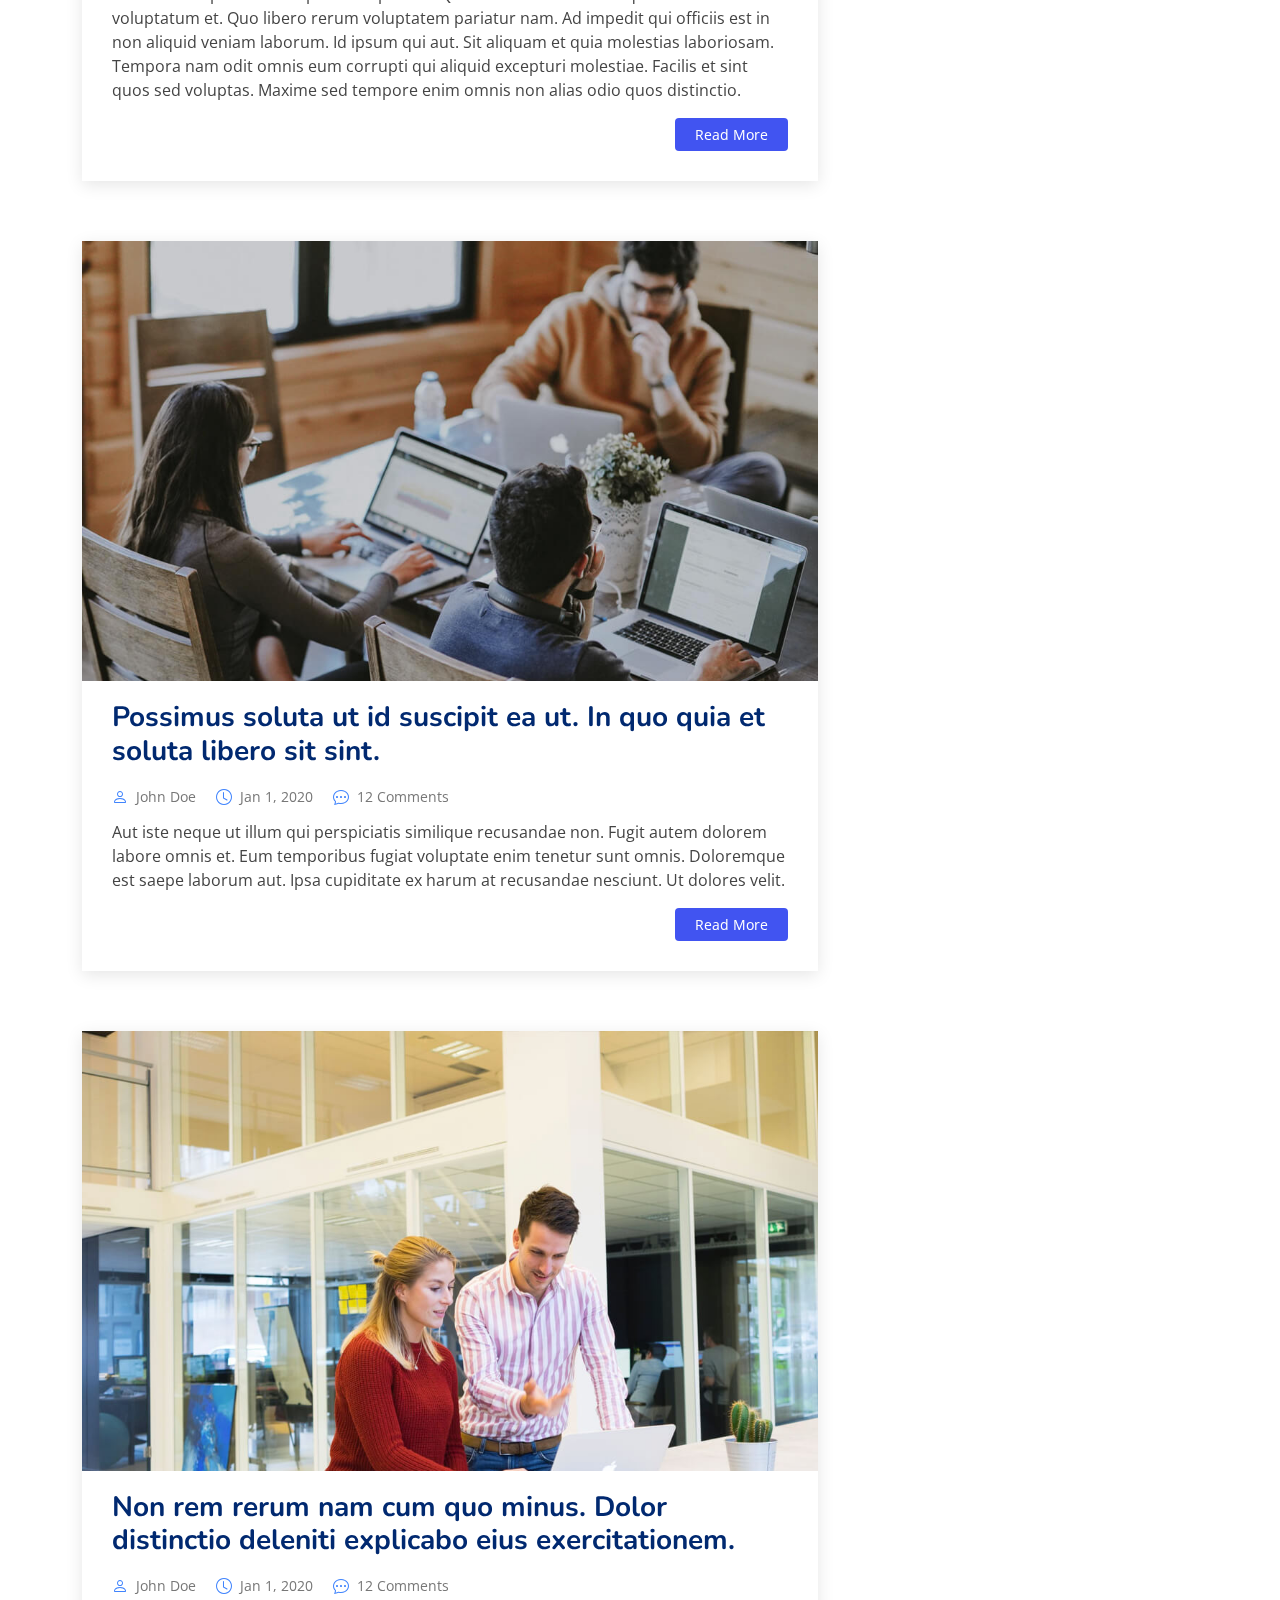
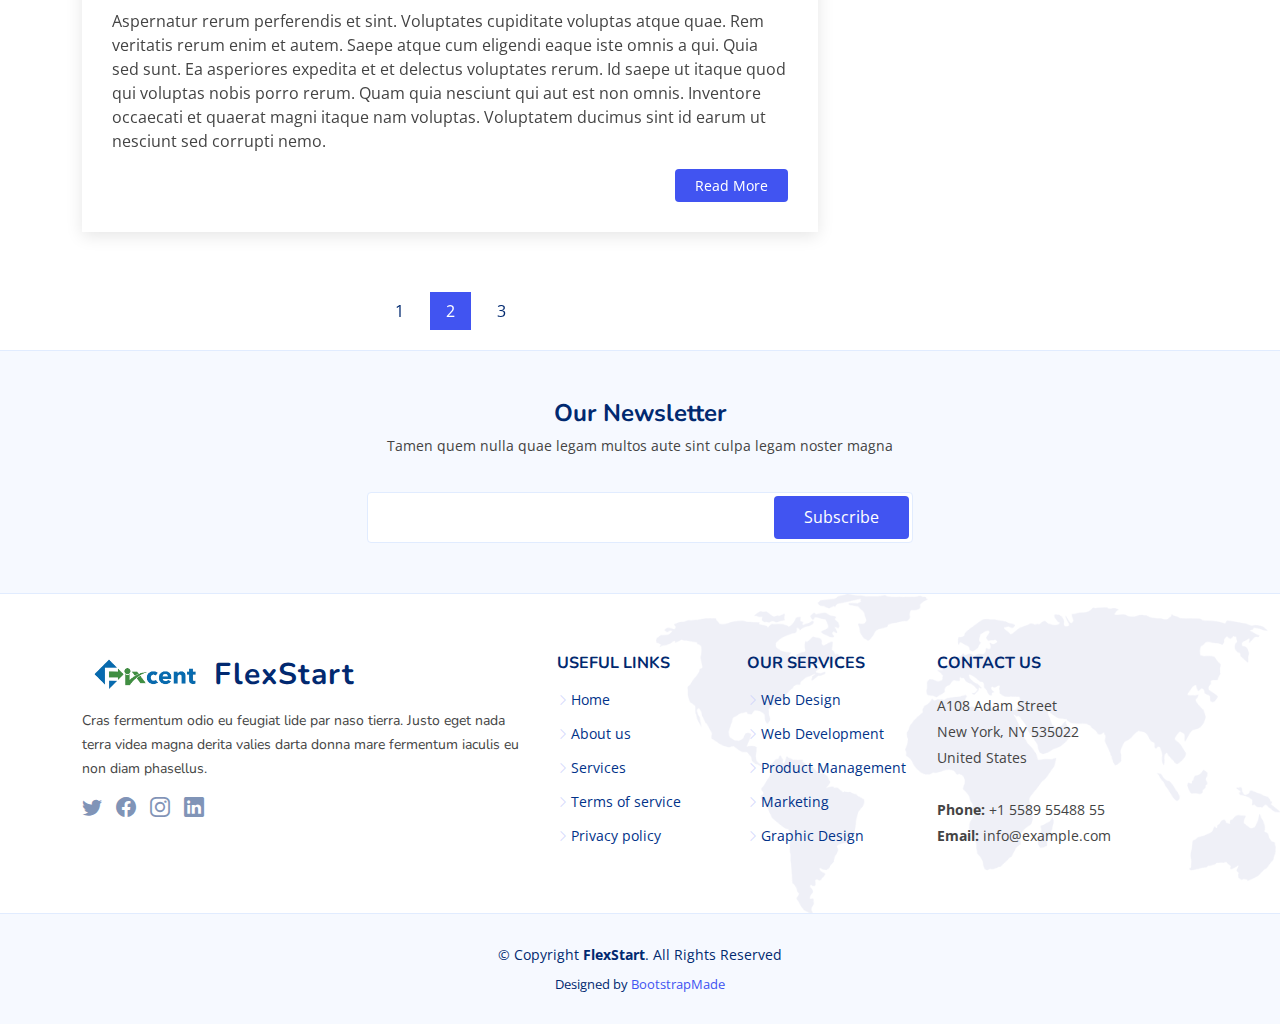
<file: blog.html>
<!DOCTYPE html>
<html lang="en">

<head>
  <meta charset="utf-8">
  <meta content="width=device-width, initial-scale=1.0" name="viewport">

  <title>Blog - FlexStart Bootstrap Template</title>
  <meta content="" name="description">
  <meta content="" name="keywords">

  <!-- Favicons -->
  <link href="assets/img/favicon.png" rel="icon">
  <link href="assets/img/apple-touch-icon.png" rel="apple-touch-icon">

  <!-- Google Fonts -->
  <link href="https://fonts.googleapis.com/css?family=Open+Sans:300,300i,400,400i,600,600i,700,700i|Nunito:300,300i,400,400i,600,600i,700,700i|Poppins:300,300i,400,400i,500,500i,600,600i,700,700i" rel="stylesheet">

  <!-- Vendor CSS Files -->
  <link href="assets/vendor/aos/aos.css" rel="stylesheet">
  <link href="assets/vendor/bootstrap/css/bootstrap.min.css" rel="stylesheet">
  <link href="assets/vendor/bootstrap-icons/bootstrap-icons.css" rel="stylesheet">
  <link href="assets/vendor/glightbox/css/glightbox.min.css" rel="stylesheet">
  <link href="assets/vendor/remixicon/remixicon.css" rel="stylesheet">
  <link href="assets/vendor/swiper/swiper-bundle.min.css" rel="stylesheet">

  <!-- Template Main CSS File -->
  <link href="assets/css/style.css" rel="stylesheet">

  <!-- =======================================================
  * Template Name: FlexStart - v1.11.1
  * Template URL: https://bootstrapmade.com/flexstart-bootstrap-startup-template/
  * Author: BootstrapMade.com
  * License: https://bootstrapmade.com/license/
  ======================================================== -->
</head>

<body>

  <!-- ======= Header ======= -->
  <header id="header" class="header fixed-top">
    <div class="container-fluid container-xl d-flex align-items-center justify-content-between">

      <a href="index.html" class="logo d-flex align-items-center">
        <img src="assets/img/logo.png" alt="">
        <span>FlexStart</span>
      </a>

      <nav id="navbar" class="navbar">
        <ul>
          <li><a class="nav-link scrollto " href="#hero">Home</a></li>
          <li><a class="nav-link scrollto" href="#about">About</a></li>
          <li><a class="nav-link scrollto" href="#services">Services</a></li>
          <li><a class="nav-link scrollto" href="#portfolio">Portfolio</a></li>
          <li><a class="nav-link scrollto" href="#team">Team</a></li>
          <li><a class="active" href="blog.html">Blog</a></li>
          <li class="dropdown"><a href="#"><span>Drop Down</span> <i class="bi bi-chevron-down"></i></a>
            <ul>
              <li><a href="#">Drop Down 1</a></li>
              <li class="dropdown"><a href="#"><span>Deep Drop Down</span> <i class="bi bi-chevron-right"></i></a>
                <ul>
                  <li><a href="#">Deep Drop Down 1</a></li>
                  <li><a href="#">Deep Drop Down 2</a></li>
                  <li><a href="#">Deep Drop Down 3</a></li>
                  <li><a href="#">Deep Drop Down 4</a></li>
                  <li><a href="#">Deep Drop Down 5</a></li>
                </ul>
              </li>
              <li><a href="#">Drop Down 2</a></li>
              <li><a href="#">Drop Down 3</a></li>
              <li><a href="#">Drop Down 4</a></li>
            </ul>
          </li>
          <li><a class="nav-link scrollto" href="#contact">Contact</a></li>
          <li><a class="getstarted scrollto" href="#about">Get Started</a></li>
        </ul>
        <i class="bi bi-list mobile-nav-toggle"></i>
      </nav><!-- .navbar -->

    </div>
  </header><!-- End Header -->

  <main id="main">

    <!-- ======= Breadcrumbs ======= -->
    <section class="breadcrumbs">
      <div class="container">

        <ol>
          <li><a href="index.html">Home</a></li>
          <li>Blog</li>
        </ol>
        <h2>Blog</h2>

      </div>
    </section><!-- End Breadcrumbs -->

    <!-- ======= Blog Section ======= -->
    <section id="blog" class="blog">
      <div class="container" data-aos="fade-up">

        <div class="row">

          <div class="col-lg-8 entries">

            <article class="entry">

              <div class="entry-img">
                <img src="assets/img/blog/blog-1.jpg" alt="" class="img-fluid">
              </div>

              <h2 class="entry-title">
                <a href="blog-single.html">Dolorum optio tempore voluptas dignissimos cumque fuga qui quibusdam quia</a>
              </h2>

              <div class="entry-meta">
                <ul>
                  <li class="d-flex align-items-center"><i class="bi bi-person"></i> <a href="blog-single.html">John Doe</a></li>
                  <li class="d-flex align-items-center"><i class="bi bi-clock"></i> <a href="blog-single.html"><time datetime="2020-01-01">Jan 1, 2020</time></a></li>
                  <li class="d-flex align-items-center"><i class="bi bi-chat-dots"></i> <a href="blog-single.html">12 Comments</a></li>
                </ul>
              </div>

              <div class="entry-content">
                <p>
                  Similique neque nam consequuntur ad non maxime aliquam quas. Quibusdam animi praesentium. Aliquam et laboriosam eius aut nostrum quidem aliquid dicta.
                  Et eveniet enim. Qui velit est ea dolorem doloremque deleniti aperiam unde soluta. Est cum et quod quos aut ut et sit sunt. Voluptate porro consequatur assumenda perferendis dolore.
                </p>
                <div class="read-more">
                  <a href="blog-single.html">Read More</a>
                </div>
              </div>

            </article><!-- End blog entry -->

            <article class="entry">

              <div class="entry-img">
                <img src="assets/img/blog/blog-2.jpg" alt="" class="img-fluid">
              </div>

              <h2 class="entry-title">
                <a href="blog-single.html">Nisi magni odit consequatur autem nulla dolorem</a>
              </h2>

              <div class="entry-meta">
                <ul>
                  <li class="d-flex align-items-center"><i class="bi bi-person"></i> <a href="blog-single.html">John Doe</a></li>
                  <li class="d-flex align-items-center"><i class="bi bi-clock"></i> <a href="blog-single.html"><time datetime="2020-01-01">Jan 1, 2020</time></a></li>
                  <li class="d-flex align-items-center"><i class="bi bi-chat-dots"></i> <a href="blog-single.html">12 Comments</a></li>
                </ul>
              </div>

              <div class="entry-content">
                <p>
                  Incidunt voluptate sit temporibus aperiam. Quia vitae aut sint ullam quis illum voluptatum et. Quo libero rerum voluptatem pariatur nam.
                  Ad impedit qui officiis est in non aliquid veniam laborum. Id ipsum qui aut. Sit aliquam et quia molestias laboriosam. Tempora nam odit omnis eum corrupti qui aliquid excepturi molestiae. Facilis et sint quos sed voluptas. Maxime sed tempore enim omnis non alias odio quos distinctio.
                </p>
                <div class="read-more">
                  <a href="blog-single.html">Read More</a>
                </div>
              </div>

            </article><!-- End blog entry -->

            <article class="entry">

              <div class="entry-img">
                <img src="assets/img/blog/blog-3.jpg" alt="" class="img-fluid">
              </div>

              <h2 class="entry-title">
                <a href="blog-single.html">Possimus soluta ut id suscipit ea ut. In quo quia et soluta libero sit sint.</a>
              </h2>

              <div class="entry-meta">
                <ul>
                  <li class="d-flex align-items-center"><i class="bi bi-person"></i> <a href="blog-single.html">John Doe</a></li>
                  <li class="d-flex align-items-center"><i class="bi bi-clock"></i> <a href="blog-single.html"><time datetime="2020-01-01">Jan 1, 2020</time></a></li>
                  <li class="d-flex align-items-center"><i class="bi bi-chat-dots"></i> <a href="blog-single.html">12 Comments</a></li>
                </ul>
              </div>

              <div class="entry-content">
                <p>
                  Aut iste neque ut illum qui perspiciatis similique recusandae non. Fugit autem dolorem labore omnis et. Eum temporibus fugiat voluptate enim tenetur sunt omnis.
                  Doloremque est saepe laborum aut. Ipsa cupiditate ex harum at recusandae nesciunt. Ut dolores velit.
                </p>
                <div class="read-more">
                  <a href="blog-single.html">Read More</a>
                </div>
              </div>

            </article><!-- End blog entry -->

            <article class="entry">

              <div class="entry-img">
                <img src="assets/img/blog/blog-4.jpg" alt="" class="img-fluid">
              </div>

              <h2 class="entry-title">
                <a href="blog-single.html">Non rem rerum nam cum quo minus. Dolor distinctio deleniti explicabo eius exercitationem.</a>
              </h2>

              <div class="entry-meta">
                <ul>
                  <li class="d-flex align-items-center"><i class="bi bi-person"></i> <a href="blog-single.html">John Doe</a></li>
                  <li class="d-flex align-items-center"><i class="bi bi-clock"></i> <a href="blog-single.html"><time datetime="2020-01-01">Jan 1, 2020</time></a></li>
                  <li class="d-flex align-items-center"><i class="bi bi-chat-dots"></i> <a href="blog-single.html">12 Comments</a></li>
                </ul>
              </div>

              <div class="entry-content">
                <p>
                  Aspernatur rerum perferendis et sint. Voluptates cupiditate voluptas atque quae. Rem veritatis rerum enim et autem. Saepe atque cum eligendi eaque iste omnis a qui.
                  Quia sed sunt. Ea asperiores expedita et et delectus voluptates rerum. Id saepe ut itaque quod qui voluptas nobis porro rerum. Quam quia nesciunt qui aut est non omnis. Inventore occaecati et quaerat magni itaque nam voluptas. Voluptatem ducimus sint id earum ut nesciunt sed corrupti nemo.
                </p>
                <div class="read-more">
                  <a href="blog-single.html">Read More</a>
                </div>
              </div>

            </article><!-- End blog entry -->

            <div class="blog-pagination">
              <ul class="justify-content-center">
                <li><a href="#">1</a></li>
                <li class="active"><a href="#">2</a></li>
                <li><a href="#">3</a></li>
              </ul>
            </div>

          </div><!-- End blog entries list -->

          <div class="col-lg-4">

            <div class="sidebar">

              <h3 class="sidebar-title">Search</h3>
              <div class="sidebar-item search-form">
                <form action="">
                  <input type="text">
                  <button type="submit"><i class="bi bi-search"></i></button>
                </form>
              </div><!-- End sidebar search formn-->

              <h3 class="sidebar-title">Categories</h3>
              <div class="sidebar-item categories">
                <ul>
                  <li><a href="#">General <span>(25)</span></a></li>
                  <li><a href="#">Lifestyle <span>(12)</span></a></li>
                  <li><a href="#">Travel <span>(5)</span></a></li>
                  <li><a href="#">Design <span>(22)</span></a></li>
                  <li><a href="#">Creative <span>(8)</span></a></li>
                  <li><a href="#">Educaion <span>(14)</span></a></li>
                </ul>
              </div><!-- End sidebar categories-->

              <h3 class="sidebar-title">Recent Posts</h3>
              <div class="sidebar-item recent-posts">
                <div class="post-item clearfix">
                  <img src="assets/img/blog/blog-recent-1.jpg" alt="">
                  <h4><a href="blog-single.html">Nihil blanditiis at in nihil autem</a></h4>
                  <time datetime="2020-01-01">Jan 1, 2020</time>
                </div>

                <div class="post-item clearfix">
                  <img src="assets/img/blog/blog-recent-2.jpg" alt="">
                  <h4><a href="blog-single.html">Quidem autem et impedit</a></h4>
                  <time datetime="2020-01-01">Jan 1, 2020</time>
                </div>

                <div class="post-item clearfix">
                  <img src="assets/img/blog/blog-recent-3.jpg" alt="">
                  <h4><a href="blog-single.html">Id quia et et ut maxime similique occaecati ut</a></h4>
                  <time datetime="2020-01-01">Jan 1, 2020</time>
                </div>

                <div class="post-item clearfix">
                  <img src="assets/img/blog/blog-recent-4.jpg" alt="">
                  <h4><a href="blog-single.html">Laborum corporis quo dara net para</a></h4>
                  <time datetime="2020-01-01">Jan 1, 2020</time>
                </div>

                <div class="post-item clearfix">
                  <img src="assets/img/blog/blog-recent-5.jpg" alt="">
                  <h4><a href="blog-single.html">Et dolores corrupti quae illo quod dolor</a></h4>
                  <time datetime="2020-01-01">Jan 1, 2020</time>
                </div>

              </div><!-- End sidebar recent posts-->

              <h3 class="sidebar-title">Tags</h3>
              <div class="sidebar-item tags">
                <ul>
                  <li><a href="#">App</a></li>
                  <li><a href="#">IT</a></li>
                  <li><a href="#">Business</a></li>
                  <li><a href="#">Mac</a></li>
                  <li><a href="#">Design</a></li>
                  <li><a href="#">Office</a></li>
                  <li><a href="#">Creative</a></li>
                  <li><a href="#">Studio</a></li>
                  <li><a href="#">Smart</a></li>
                  <li><a href="#">Tips</a></li>
                  <li><a href="#">Marketing</a></li>
                </ul>
              </div><!-- End sidebar tags-->

            </div><!-- End sidebar -->

          </div><!-- End blog sidebar -->

        </div>

      </div>
    </section><!-- End Blog Section -->

  </main><!-- End #main -->

  <!-- ======= Footer ======= -->
  <footer id="footer" class="footer">

    <div class="footer-newsletter">
      <div class="container">
        <div class="row justify-content-center">
          <div class="col-lg-12 text-center">
            <h4>Our Newsletter</h4>
            <p>Tamen quem nulla quae legam multos aute sint culpa legam noster magna</p>
          </div>
          <div class="col-lg-6">
            <form action="" method="post">
              <input type="email" name="email"><input type="submit" value="Subscribe">
            </form>
          </div>
        </div>
      </div>
    </div>

    <div class="footer-top">
      <div class="container">
        <div class="row gy-4">
          <div class="col-lg-5 col-md-12 footer-info">
            <a href="index.html" class="logo d-flex align-items-center">
              <img src="assets/img/logo.png" alt="">
              <span>FlexStart</span>
            </a>
            <p>Cras fermentum odio eu feugiat lide par naso tierra. Justo eget nada terra videa magna derita valies darta donna mare fermentum iaculis eu non diam phasellus.</p>
            <div class="social-links mt-3">
              <a href="#" class="twitter"><i class="bi bi-twitter"></i></a>
              <a href="#" class="facebook"><i class="bi bi-facebook"></i></a>
              <a href="#" class="instagram"><i class="bi bi-instagram"></i></a>
              <a href="#" class="linkedin"><i class="bi bi-linkedin"></i></a>
            </div>
          </div>

          <div class="col-lg-2 col-6 footer-links">
            <h4>Useful Links</h4>
            <ul>
              <li><i class="bi bi-chevron-right"></i> <a href="#">Home</a></li>
              <li><i class="bi bi-chevron-right"></i> <a href="#">About us</a></li>
              <li><i class="bi bi-chevron-right"></i> <a href="#">Services</a></li>
              <li><i class="bi bi-chevron-right"></i> <a href="#">Terms of service</a></li>
              <li><i class="bi bi-chevron-right"></i> <a href="#">Privacy policy</a></li>
            </ul>
          </div>

          <div class="col-lg-2 col-6 footer-links">
            <h4>Our Services</h4>
            <ul>
              <li><i class="bi bi-chevron-right"></i> <a href="#">Web Design</a></li>
              <li><i class="bi bi-chevron-right"></i> <a href="#">Web Development</a></li>
              <li><i class="bi bi-chevron-right"></i> <a href="#">Product Management</a></li>
              <li><i class="bi bi-chevron-right"></i> <a href="#">Marketing</a></li>
              <li><i class="bi bi-chevron-right"></i> <a href="#">Graphic Design</a></li>
            </ul>
          </div>

          <div class="col-lg-3 col-md-12 footer-contact text-center text-md-start">
            <h4>Contact Us</h4>
            <p>
              A108 Adam Street <br>
              New York, NY 535022<br>
              United States <br><br>
              <strong>Phone:</strong> +1 5589 55488 55<br>
              <strong>Email:</strong> info@example.com<br>
            </p>

          </div>

        </div>
      </div>
    </div>

    <div class="container">
      <div class="copyright">
        &copy; Copyright <strong><span>FlexStart</span></strong>. All Rights Reserved
      </div>
      <div class="credits">
        <!-- All the links in the footer should remain intact. -->
        <!-- You can delete the links only if you purchased the pro version. -->
        <!-- Licensing information: https://bootstrapmade.com/license/ -->
        <!-- Purchase the pro version with working PHP/AJAX contact form: https://bootstrapmade.com/flexstart-bootstrap-startup-template/ -->
        Designed by <a href="https://bootstrapmade.com/">BootstrapMade</a>
      </div>
    </div>
  </footer><!-- End Footer -->

  <a href="#" class="back-to-top d-flex align-items-center justify-content-center"><i class="bi bi-arrow-up-short"></i></a>

  <!-- Vendor JS Files -->
  <script src="assets/vendor/purecounter/purecounter_vanilla.js"></script>
  <script src="assets/vendor/aos/aos.js"></script>
  <script src="assets/vendor/bootstrap/js/bootstrap.bundle.min.js"></script>
  <script src="assets/vendor/glightbox/js/glightbox.min.js"></script>
  <script src="assets/vendor/isotope-layout/isotope.pkgd.min.js"></script>
  <script src="assets/vendor/swiper/swiper-bundle.min.js"></script>
  <script src="assets/vendor/php-email-form/validate.js"></script>

  <!-- Template Main JS File -->
  <script src="assets/js/main.js"></script>

</body>

</html>
</file>
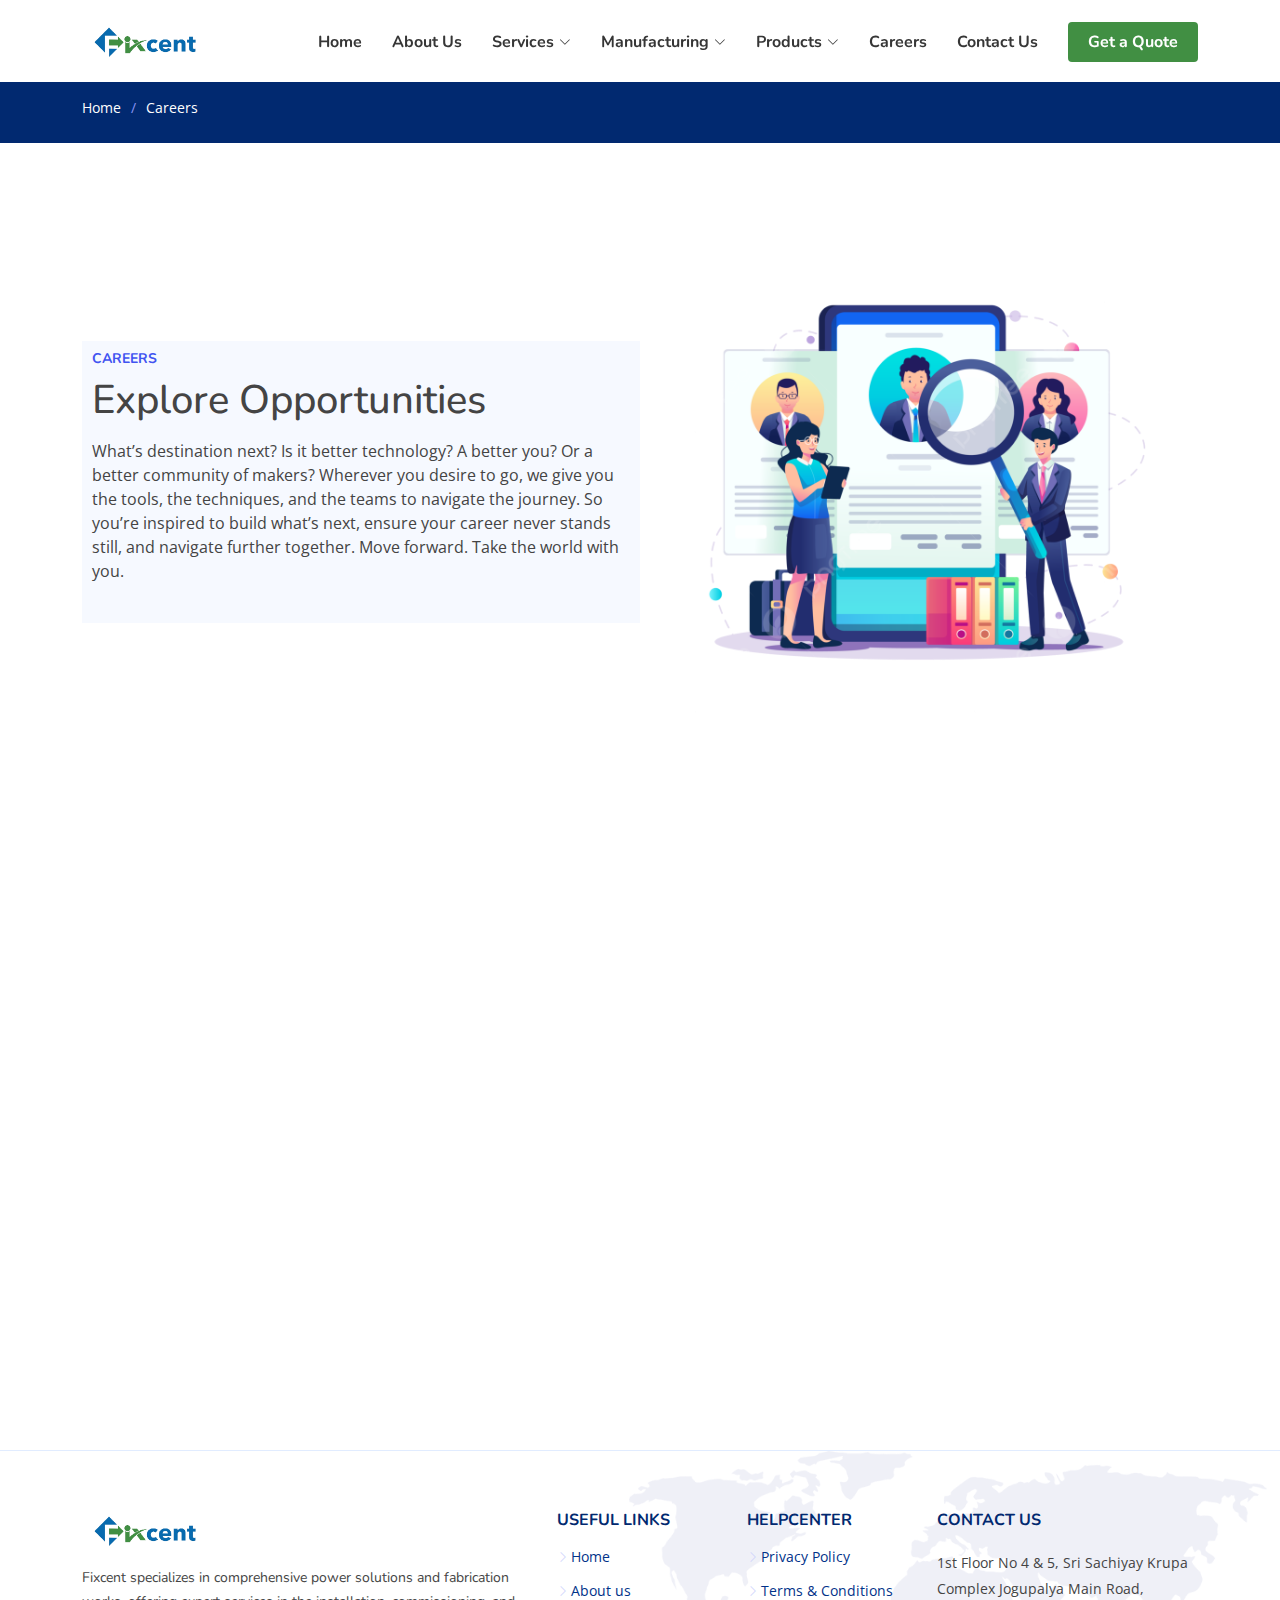
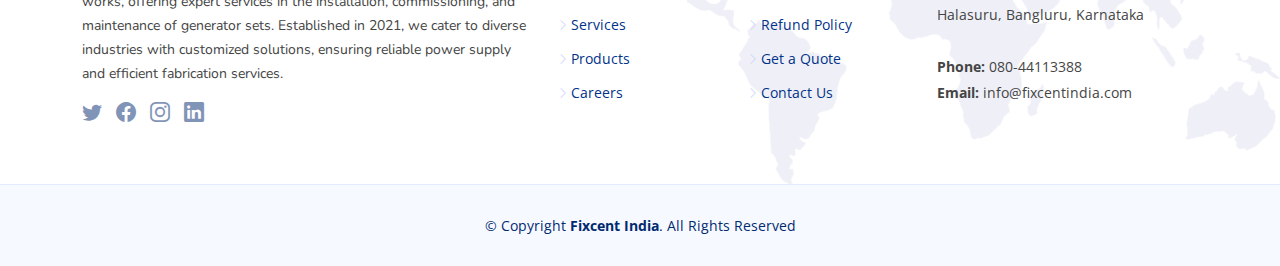
<file: careers.html>
<!DOCTYPE html>
<html lang="en">

<head>
    <meta charset="utf-8">
    <meta content="width=device-width, initial-scale=1.0" name="viewport">

    <title>Careers - Fixcent India Private Limited</title>
    <meta content="" name="description">
    <meta content="" name="keywords">

    <!-- Favicons -->
    <link href="assets/img/favicon.png" rel="icon">
    <link href="assets/img/apple-touch-icon.png" rel="apple-touch-icon">

    <!-- Google Fonts -->
    <link
        href="https://fonts.googleapis.com/css?family=Open+Sans:300,300i,400,400i,600,600i,700,700i|Nunito:300,300i,400,400i,600,600i,700,700i|Poppins:300,300i,400,400i,500,500i,600,600i,700,700i"
        rel="stylesheet">

    <!-- Vendor CSS Files -->
    <link href="assets/vendor/aos/aos.css" rel="stylesheet">
    <link href="assets/vendor/bootstrap/css/bootstrap.min.css" rel="stylesheet">
    <link href="assets/vendor/bootstrap-icons/bootstrap-icons.css" rel="stylesheet">
    <link href="assets/vendor/glightbox/css/glightbox.min.css" rel="stylesheet">
    <link href="assets/vendor/remixicon/remixicon.css" rel="stylesheet">
    <link href="assets/vendor/swiper/swiper-bundle.min.css" rel="stylesheet">

    <!-- Template Main CSS File -->
    <link href="assets/css/style.css" rel="stylesheet">

</head>

<body>

    <header id="header" class="header fixed-top">
        <div class="container-fluid container-xl d-flex align-items-center justify-content-between">
            <a href="index.html" class="logo d-flex align-items-center">
                <img src="assets/img/logo.png" alt="" style="width: auto; height: 300;">
            </a>
            <nav id="navbar" class="navbar">
                <ul>
                    <li><a class="nav-link scrollto" href="index.html">Home</a></li>
                    <li><a class="nav-link" href="aboutus.html">About Us</a></li>
                    <li class="dropdown"><a href="services.html"><span>Services</span> <i
                                class="bi bi-chevron-down"></i></a>
                        <ul>
                            <li class="dropdown"><a href="#"><span>Generator Services</span> <i
                                        class="bi bi-chevron-right"></i></a>
                                <ul>
                                    <li><a href="#">Deep Drop Down 1</a></li>
                                    <li><a href="#">Deep Drop Down 2</a></li>
                                    <li><a href="#">Deep Drop Down 3</a></li>
                                    <li><a href="#">Deep Drop Down 4</a></li>
                                    <li><a href="#">Deep Drop Down 5</a></li>
                                </ul>
                            </li>
                            <li class="dropdown"><a href="#"><span>Fabrication Work</span> <i
                                        class="bi bi-chevron-right"></i></a>
                                <ul>
                                    <li><a href="#">Deep Drop Down 1</a></li>
                                    <li><a href="#">Deep Drop Down 2</a></li>
                                    <li><a href="#">Deep Drop Down 3</a></li>
                                    <li><a href="#">Deep Drop Down 4</a></li>
                                    <li><a href="#">Deep Drop Down 5</a></li>
                                </ul>
                            </li>
                            <li class="dropdown"><a href="#"><span>AMC Work</span> <i
                                        class="bi bi-chevron-right"></i></a>
                                <ul>
                                    <li><a href="#">Deep Drop Down 1</a></li>
                                    <li><a href="#">Deep Drop Down 2</a></li>
                                    <li><a href="#">Deep Drop Down 3</a></li>
                                    <li><a href="#">Deep Drop Down 4</a></li>
                                    <li><a href="#">Deep Drop Down 5</a></li>
                                </ul>
                            </li>
                            <li><a href="#">Reparing and Overhandling</a></li>
                        </ul>
                    </li>
                    <li class="dropdown"><a href="manufacturing.html"><span>Manufacturing</span> <i
                                class="bi bi-chevron-down"></i></a>
                        <ul>
                            <li><a href="#">Accoustic Manufacturing</a></li>
                            <!-- <li class="dropdown"><a href="#"><span>Deep Drop Down</span> <i
                                            class="bi bi-chevron-right"></i></a>
                                    <ul>
                                        <li><a href="#">Deep Drop Down 1</a></li>
                                        <li><a href="#">Deep Drop Down 2</a></li>
                                        <li><a href="#">Deep Drop Down 3</a></li>
                                        <li><a href="#">Deep Drop Down 4</a></li>
                                        <li><a href="#">Deep Drop Down 5</a></li>
                                    </ul>
                                </li> -->
                            <li><a href="#">Silencer Manufacturing</a></li>
                            <!-- <li><a href="#">Drop Down 3</a></li>
                                <li><a href="#">Drop Down 4</a></li> -->
                        </ul>
                    </li>
                    <li class="dropdown"><a href="products.html"><span>Products</span> <i
                                class="bi bi-chevron-down"></i></a>
                        <ul>
                            <li><a href="#">Batteries</a></li>
                            <li class="dropdown"><a href="#"><span>Generators</span> <i
                                        class="bi bi-chevron-right"></i></a>
                                <ul>
                                    <li><a href="#">New Generators</a></li>
                                    <li><a href="#">Old Generators</a></li>
                                </ul>
                            </li>
                            <li><a href="#">Diesel</a></li>
                            <li><a href="#">Batteries</a></li>
                            <!-- <li><a href="#">Drop Down 4</a></li> -->
                        </ul>
                    </li>
                    <li><a class="nav-link scrollto" href="careers.html">Careers</a></li>
                    <li><a class="nav-link scrollto" href="contactus.html">Contact Us</a></li>
                    <li><a class="getstarted scrollto" href="getaquote.html">Get a Quote</a></li>
                </ul>
                <i class="bi bi-list mobile-nav-toggle"></i>
            </nav><!-- .navbar -->
        </div>
    </header><!-- End Header -->

    <main id="main">

        <!-- ======= Breadcrumbs ======= -->
        <section class="breadcrumbs">
            <div class="container">

                <ol>
                    <li><a href="index.html">Home</a></li>
                    <li>Careers</li>
                </ol>
            </div>
        </section><!-- End Breadcrumbs -->
        <section id="about" class="about">
            <div class="container" data-aos="fade-up">
                <div class="row gx-0">
                    <div class="col-lg-6 d-flex flex-column justify-content-center" data-aos="fade-up"
                        data-aos-delay="200">
                        <div class="content">
                            <h3>Careers</h3>
                            <h1>Explore Opportunities</h1>
                            <p>
                                What’s destination next? Is it better technology? A better you? Or a better community of
                                makers? Wherever you desire to go, we give you the tools, the techniques, and the teams
                                to navigate the journey. So you’re inspired to build what’s next, ensure your career
                                never stands still, and navigate further together. Move forward. Take the world with
                                you.
                            </p>
                        </div>
                    </div>
                    <div class="col-lg-6 d-flex align-items-center" data-aos="zoom-out" data-aos-delay="200">
                        <img src="assets/img/careers.png" class="img-fluid" alt="">
                    </div>
                </div>
            </div>
            <section id="contact" class="contact">
                <div class="container" data-aos="fade-up">
                    <!-- <header class="section-header">
                        <h2>Contact</h2>
                        <p>Send Us a Message</p>
                    </header> -->
                    <div class="row gy-4">
                        <div class="col-lg-6">
                            <div class="row gy-4">
                                <div class="col-md-6">
                                    <div class="info-box">
                                        <i class="bi bi-geo-alt"></i>
                                        <h3>Address</h3>
                                        <p>1st Floor No 4 & 5, Sri Sachiyay Krupa Complex Jogupalya Main Road, Halasuru,
                                            Bangaluru, Karnataka
                                        </p>
                                    </div>
                                </div>
                                <div class="col-md-6">
                                    <div class="info-box">
                                        <i class="bi bi-telephone"></i>
                                        <h3>Call Us</h3>
                                        <p>080-44113388</p>
                                    </div>
                                </div>
                                <div class="col-md-6">
                                    <div class="info-box">
                                        <i class="bi bi-envelope"></i>
                                        <h3>Email Us</h3>
                                        <p>admin@fixcent.in</p>
                                    </div>
                                </div>
                                <div class="col-md-6">
                                    <div class="info-box">
                                        <i class="bi bi-clock"></i>
                                        <h3>Open Hours</h3>
                                        <p>Monday - Saturday<br>9:30AM - 06:00PM</p>
                                    </div>
                                </div>
                            </div>
                        </div>
                        <div class="col-lg-6">
                            <form action="forms/contact.php" method="post" class="php-email-form">
                                <div class="row gy-4">
                                    <div class="col-md-6">
                                        <input type="text" name="name" class="form-control" placeholder="Your Name"
                                            required>
                                    </div>
                                    <div class="col-md-6 ">
                                        <input type="email" class="form-control" name="email" placeholder="Your Email"
                                            required>
                                    </div>
                                    <div class="col-md-12">
                                        <input type="text" class="form-control" name="subject" placeholder="Subject"
                                            required>
                                    </div>
                                    <div class="col-md-12">
                                        <textarea class="form-control" name="message" rows="6" placeholder="Message"
                                            required></textarea>
                                    </div>
                                    <div class="col-md-12 text-center">
                                        <div class="loading">Loading</div>
                                        <div class="error-message"></div>
                                        <div class="sent-message">Your message has been sent. Thank you!</div>
                                        <button type="submit">Send Message</button>
                                    </div>
                                </div>
                            </form>
                        </div>
                    </div>
                </div>
            </section>

    </main>


    <footer id="footer" class="footer">

        <!-- <div class="footer-newsletter">
          <div class="container">
            <div class="row justify-content-center">
              <div class="col-lg-12 text-center">
                <h4>Our Newsletter</h4>
                <p>Tamen quem nulla quae legam multos aute sint culpa legam noster magna</p>
              </div>
              <div class="col-lg-6">
                <form action="" method="post">
                  <input type="email" name="email"><input type="submit" value="Subscribe">
                </form>
              </div>
            </div>
          </div>
        </div> -->

        <div class="footer-top">
            <div class="container">
                <div class="row gy-4">
                    <div class="col-lg-5 col-md-12 footer-info">
                        <a href="index.html" class="logo d-flex align-items-center">
                            <img src="assets/img/logo.png" alt="" style="width: auto; height: 200px;">
                            <!-- <span>FlexStart</span> -->
                        </a>
                        <p>Fixcent specializes in comprehensive power solutions and fabrication works, offering expert
                            services in
                            the installation, commissioning, and maintenance of generator sets. Established in 2021, we
                            cater to
                            diverse industries with customized solutions, ensuring reliable power supply and efficient
                            fabrication
                            services.</p>
                        <div class="social-links mt-3">
                            <a href="#" class="twitter"><i class="bi bi-twitter"></i></a>
                            <a href="#" class="facebook"><i class="bi bi-facebook"></i></a>
                            <a href="#" class="instagram"><i class="bi bi-instagram"></i></a>
                            <a href="#" class="linkedin"><i class="bi bi-linkedin"></i></a>
                        </div>
                    </div>

                    <div class="col-lg-2 col-6 footer-links">
                        <h4>Useful Links</h4>
                        <ul>
                            <li><i class="bi bi-chevron-right"></i> <a href="index.html">Home</a></li>
                            <li><i class="bi bi-chevron-right"></i> <a href="aboutus.html">About us</a></li>
                            <li><i class="bi bi-chevron-right"></i> <a href="services.html">Services</a></li>
                            <li><i class="bi bi-chevron-right"></i> <a href="products.html">Products</a></li>
                            <li><i class="bi bi-chevron-right"></i> <a href="careers.html">Careers</a></li>
                        </ul>
                    </div>

                    <div class="col-lg-2 col-6 footer-links">
                        <h4>Helpcenter</h4>
                        <ul>
                            <li><i class="bi bi-chevron-right"></i> <a href="privacypolicy.html">Privacy Policy</a></li>
                            <li><i class="bi bi-chevron-right"></i> <a href="terms&conditions.html">Terms &
                                    Conditions</a>
                            </li>
                            <li><i class="bi bi-chevron-right"></i> <a href="refundpolicy.html">Refund Policy</a></li>
                            <li><i class="bi bi-chevron-right"></i> <a href="geta">Get a Quote</a></li>
                            <li><i class="bi bi-chevron-right"></i> <a href="contactus.html">Contact Us</a></li>
                        </ul>
                    </div>

                    <div class="col-lg-3 col-md-12 footer-contact text-center text-md-start">
                        <h4>Contact Us</h4>
                        <p>
                            1st Floor No 4 & 5, Sri Sachiyay Krupa Complex Jogupalya Main Road, Halasuru, Bangluru,
                            Karnataka <br><br>
                            <strong>Phone:</strong> 080-44113388<br>
                            <strong>Email:</strong> info@fixcentindia.com<br>
                        </p>
                    </div>
                </div>
            </div>
        </div>

        <div class="container">
            <div class="copyright">
                &copy; Copyright <strong><span>Fixcent India</span></strong>. All Rights Reserved
            </div>
            <!-- <div class="credits"> -->
            <!-- All the links in the footer should remain intact. -->
            <!-- You can delete the links only if you purchased the pro version. -->
            <!-- Licensing information: https://bootstrapmade.com/license/ -->
            <!-- Purchase the pro version with working PHP/AJAX contact form: https://bootstrapmade.com/flexstart-bootstrap-startup-template/ -->
            <!-- Designed by <a href="https://bootstrapmade.com/">BootstrapMade</a> -->
            <!-- </div> -->
        </div>
    </footer><!-- End Footer -->

    <!-- Optional JavaScript; choose one of the two! -->
    <!-- Option 1: Bootstrap Bundle with Popper -->
    <script src="https://cdn.jsdelivr.net/npm/@popperjs/core@2.11.6/dist/umd/popper.min.js"></script>
    <script src="https://cdn.jsdelivr.net/npm/bootstrap@5.3.0/dist/js/bootstrap.min.js"></script>

    <!-- Option 2: Separate Popper and Bootstrap JS -->
    <!-- <script src="https://cdn.jsdelivr.net/npm/@popperjs/core@2.11.6/dist/umd/popper.min.js"></script>
    <script src="https://cdn.jsdelivr.net/npm/bootstrap@5.3.0/dist/js/bootstrap.min.js"></script> -->

</body>

</html>

<a href="#" class="back-to-top d-flex align-items-center justify-content-center"><i
        class="bi bi-arrow-up-short"></i></a>

<!-- Vendor JS Files -->
<script src="assets/vendor/purecounter/purecounter_vanilla.js"></script>
<script src="assets/vendor/aos/aos.js"></script>
<script src="assets/vendor/bootstrap/js/bootstrap.bundle.min.js"></script>
<script src="assets/vendor/glightbox/js/glightbox.min.js"></script>
<script src="assets/vendor/isotope-layout/isotope.pkgd.min.js"></script>
<script src="assets/vendor/swiper/swiper-bundle.min.js"></script>
<script src="assets/vendor/php-email-form/validate.js"></script>

<!-- Template Main JS File -->
<script src="assets/js/main.js"></script>

</body>

</html>
</file>
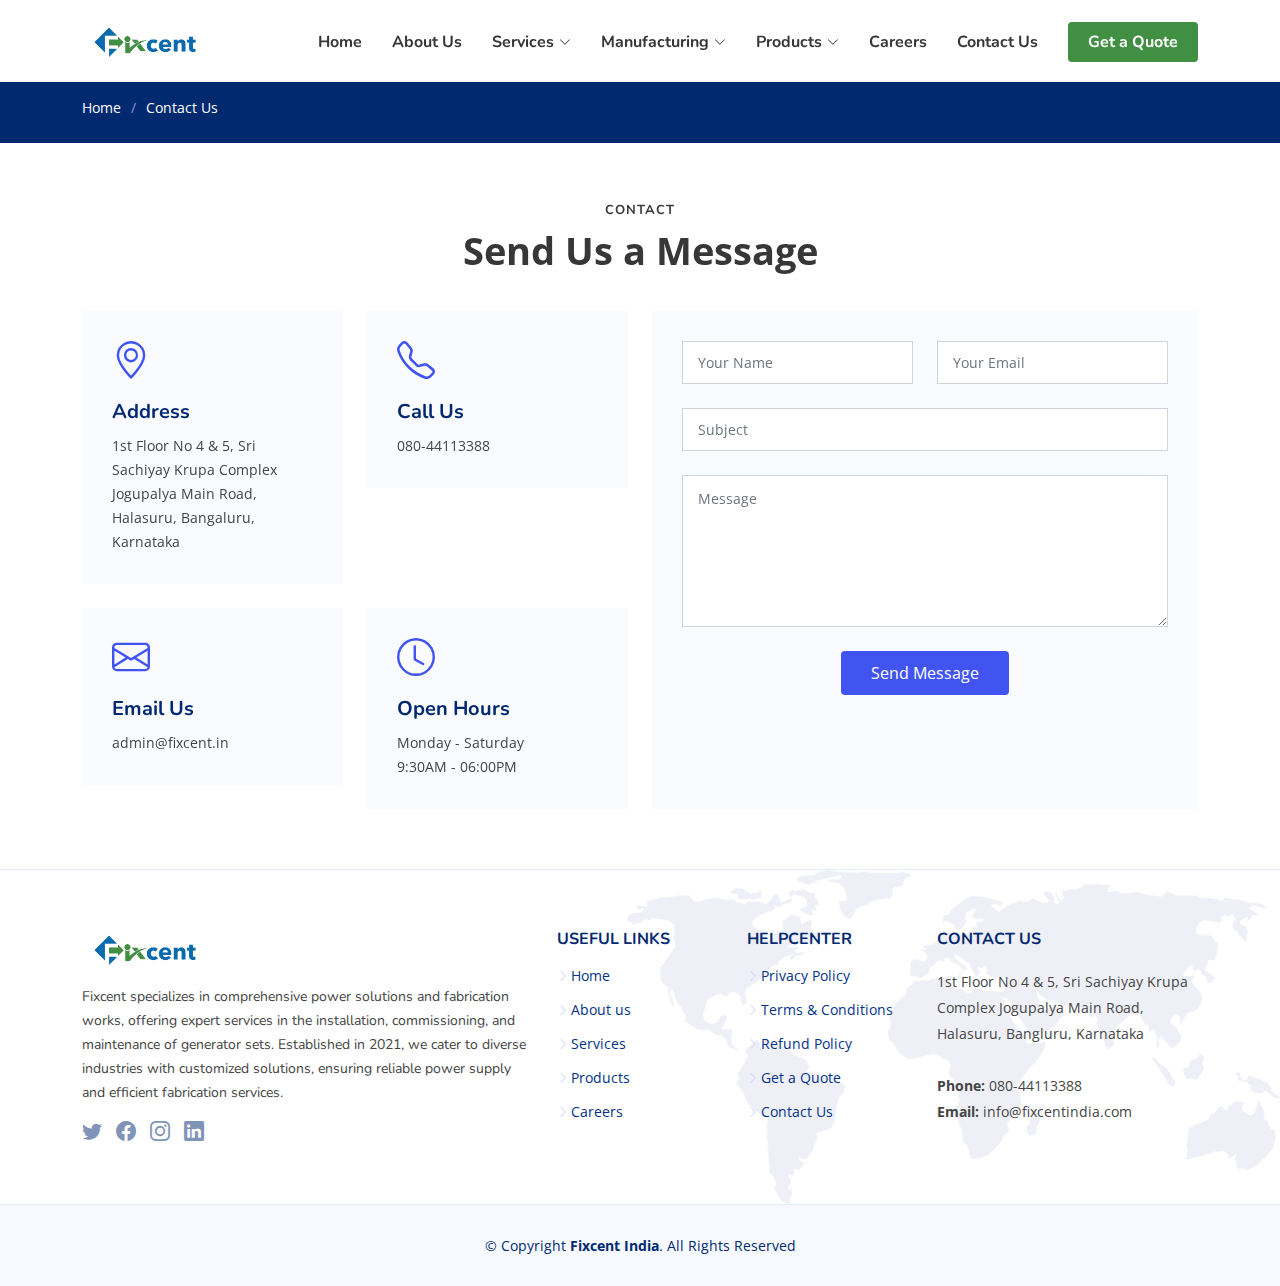
<file: contactus.html>
<!DOCTYPE html>
<html lang="en">

<head>
    <meta charset="utf-8">
    <meta content="width=device-width, initial-scale=1.0" name="viewport">

    <title>Contact Us - Fixcent India Private Limited</title>
    <meta content="" name="description">
    <meta content="" name="keywords">

    <!-- Favicons -->
    <link href="assets/img/favicon.png" rel="icon">
    <link href="assets/img/apple-touch-icon.png" rel="apple-touch-icon">

    <!-- Google Fonts -->
    <link href="https://fonts.googleapis.com/css?family=Open+Sans:300,300i,400,400i,600,600i,700,700i|Nunito:300,300i,400,400i,600,600i,700,700i|Poppins:300,300i,400,400i,500,500i,600,600i,700,700i" rel="stylesheet">

    <!-- Vendor CSS Files -->
    <link href="assets/vendor/aos/aos.css" rel="stylesheet">
    <link href="assets/vendor/bootstrap/css/bootstrap.min.css" rel="stylesheet">
    <link href="assets/vendor/bootstrap-icons/bootstrap-icons.css" rel="stylesheet">
    <link href="assets/vendor/glightbox/css/glightbox.min.css" rel="stylesheet">
    <link href="assets/vendor/remixicon/remixicon.css" rel="stylesheet">
    <link href="assets/vendor/swiper/swiper-bundle.min.css" rel="stylesheet">

    <!-- Template Main CSS File -->
    <link href="assets/css/style.css" rel="stylesheet">
</head>

<body>
    <!-- ======= Header ======= -->
    <header id="header" class="header fixed-top">
        <div class="container-fluid container-xl d-flex align-items-center justify-content-between">
            <a href="index.html" class="logo d-flex align-items-center">
                <img src="assets/img/logo.png" alt="" style="width: auto; height: 300;">
            </a>
            <nav id="navbar" class="navbar">
                <ul>
                    <li><a class="nav-link scrollto" href="index.html">Home</a></li>
                    <li><a class="nav-link" href="aboutus.html">About Us</a></li>
                    <li class="dropdown"><a href="services.html"><span>Services</span> <i class="bi bi-chevron-down"></i></a>
                        <ul>
                            <li class="dropdown"><a href="#"><span>Generator Services</span> <i class="bi bi-chevron-right"></i></a>
                                <ul>
                                    <li><a href="#">Deep Drop Down 1</a></li>
                                    <li><a href="#">Deep Drop Down 2</a></li>
                                    <li><a href="#">Deep Drop Down 3</a></li>
                                    <li><a href="#">Deep Drop Down 4</a></li>
                                    <li><a href="#">Deep Drop Down 5</a></li>
                                </ul>
                            </li>
                            <li class="dropdown"><a href="#"><span>Fabrication Work</span> <i class="bi bi-chevron-right"></i></a>
                                <ul>
                                    <li><a href="#">Deep Drop Down 1</a></li>
                                    <li><a href="#">Deep Drop Down 2</a></li>
                                    <li><a href="#">Deep Drop Down 3</a></li>
                                    <li><a href="#">Deep Drop Down 4</a></li>
                                    <li><a href="#">Deep Drop Down 5</a></li>
                                </ul>
                            </li>
                            <li class="dropdown"><a href="#"><span>AMC Work</span> <i class="bi bi-chevron-right"></i></a>
                                <ul>
                                    <li><a href="#">Deep Drop Down 1</a></li>
                                    <li><a href="#">Deep Drop Down 2</a></li>
                                    <li><a href="#">Deep Drop Down 3</a></li>
                                    <li><a href="#">Deep Drop Down 4</a></li>
                                    <li><a href="#">Deep Drop Down 5</a></li>
                                </ul>
                            </li>
                            <li><a href="#">Reparing and Overhandling</a></li>
                        </ul>
                    </li>
                    <li class="dropdown"><a href="manufacturing.html"><span>Manufacturing</span> <i class="bi bi-chevron-down"></i></a>
                        <ul>
                            <li><a href="#">Accoustic Manufacturing</a></li>
                            <li><a href="#">Silencer Manufacturing</a></li>
                        </ul>
                    </li>
                    <li class="dropdown"><a href="products.html"><span>Products</span> <i class="bi bi-chevron-down"></i></a>
                        <ul>
                            <li><a href="#">Batteries</a></li>
                            <li class="dropdown"><a href="#"><span>Generators</span> <i class="bi bi-chevron-right"></i></a>
                                <ul>
                                    <li><a href="#">New Generators</a></li>
                                    <li><a href="#">Old Generators</a></li>
                                </ul>
                            </li>
                            <li><a href="#">Diesel</a></li>
                            <li><a href="#">Batteries</a></li>
                        </ul>
                    </li>
                    <li><a class="nav-link scrollto" href="careers.html">Careers</a></li>
                    <li><a class="nav-link scrollto" href="contactus.html">Contact Us</a></li>
                    <li><a class="getstarted scrollto" href="getaquote.html">Get a Quote</a></li>
                </ul>
                <i class="bi bi-list mobile-nav-toggle"></i>
            </nav><!-- .navbar -->
        </div>
    </header><!-- End Header -->

    <main id="main">
        <section class="breadcrumbs">
            <div class="container">
                <ol>
                    <li><a href="index.html">Home</a></li>
                    <li>Contact Us</li>
                </ol>
            </div>
        </section>
        <section id="contact" class="contact">
            <div class="container" data-aos="fade-up">
                <header class="section-header">
                    <h2>Contact</h2>
                    <p>Send Us a Message</p>
                </header>
                <div class="row gy-4">
                    <div class="col-lg-6">
                        <div class="row gy-4">
                            <div class="col-md-6">
                                <div class="info-box">
                                    <i class="bi bi-geo-alt"></i>
                                    <h3>Address</h3>
                                    <p>1st Floor No 4 & 5, Sri Sachiyay Krupa Complex Jogupalya Main Road, Halasuru, Bangaluru, Karnataka</p>
                                </div>
                            </div>
                            <div class="col-md-6">
                                <div class="info-box">
                                    <i class="bi bi-telephone"></i>
                                    <h3>Call Us</h3>
                                    <p>080-44113388</p>
                                </div>
                            </div>
                            <div class="col-md-6">
                                <div class="info-box">
                                    <i class="bi bi-envelope"></i>
                                    <h3>Email Us</h3>
                                    <p>admin@fixcent.in</p>
                                </div>
                            </div>
                            <div class="col-md-6">
                                <div class="info-box">
                                    <i class="bi bi-clock"></i>
                                    <h3>Open Hours</h3>
                                    <p>Monday - Saturday<br>9:30AM - 06:00PM</p>
                                </div>
                            </div>
                        </div>
                    </div>
                    <div class="col-lg-6">
                        <form action="forms/contact.php" method="post" class="php-email-form">
                            <div class="row gy-4">
                                <div class="col-md-6">
                                    <input type="text" name="name" class="form-control" placeholder="Your Name" required>
                                </div>
                                <div class="col-md-6 ">
                                    <input type="email" class="form-control" name="email" placeholder="Your Email" required>
                                </div>
                                <div class="col-md-12">
                                    <input type="text" class="form-control" name="subject" placeholder="Subject" required>
                                </div>
                                <div class="col-md-12">
                                    <textarea class="form-control" name="message" rows="6" placeholder="Message" required></textarea>
                                </div>
                                <div class="col-md-12 text-center">
                                    <div class="loading">Loading</div>
                                    <div class="error-message"></div>
                                    <div class="sent-message">Your message has been sent. Thank you!</div>
                                    <button type="submit">Send Message</button>
                                </div>
                            </div>
                        </form>
                    </div>
                </div>
            </div>
        </section><!-- End Contact Section -->
    </main>

    <footer id="footer" class="footer">
        <div class="footer-top">
            <div class="container">
                <div class="row gy-4">
                    <div class="col-lg-5 col-md-12 footer-info">
                        <a href="index.html" class="logo d-flex align-items-center">
                            <img src="assets/img/logo.png" alt="" style="width: auto; height: 200px;">
                        </a>
                        <p>Fixcent specializes in comprehensive power solutions and fabrication works, offering expert services in the installation, commissioning, and maintenance of generator sets. Established in 2021, we cater to diverse industries with customized solutions, ensuring reliable power supply and efficient fabrication services.</p>
                        <div class="social-links mt-3">
                            <a href="#" class="twitter"><i class="bi bi-twitter"></i></a>
                            <a href="#" class="facebook"><i class="bi bi-facebook"></i></a>
                            <a href="#" class="instagram"><i class="bi bi-instagram"></i></a>
                            <a href="#" class="linkedin"><i class="bi bi-linkedin"></i></a>
                        </div>
                    </div>

                    <div class="col-lg-2 col-6 footer-links">
                        <h4>Useful Links</h4>
                        <ul>
                            <li><i class="bi bi-chevron-right"></i> <a href="index.html">Home</a></li>
                            <li><i class="bi bi-chevron-right"></i> <a href="aboutus.html">About us</a></li>
                            <li><i class="bi bi-chevron-right"></i> <a href="services.html">Services</a></li>
                            <li><i class="bi bi-chevron-right"></i> <a href="products.html">Products</a></li>
                            <li><i class="bi bi-chevron-right"></i> <a href="careers.html">Careers</a></li>
                        </ul>
                    </div>

                    <div class="col-lg-2 col-6 footer-links">
                        <h4>Helpcenter</h4>
                        <ul>
                            <li><i class="bi bi-chevron-right"></i> <a href="privacypolicy.html">Privacy Policy</a></li>
                            <li><i class="bi bi-chevron-right"></i> <a href="terms&conditions.html">Terms & Conditions</a></li>
                            <li><i class="bi bi-chevron-right"></i> <a href="refundpolicy.html">Refund Policy</a></li>
                            <li><i class="bi bi-chevron-right"></i> <a href="geta">Get a Quote</a></li>
                            <li><i class="bi bi-chevron-right"></i> <a href="contactus.html">Contact Us</a></li>
                        </ul>
                    </div>

                    <div class="col-lg-3 col-md-12 footer-contact text-center text-md-start">
                        <h4>Contact Us</h4>
                        <p>
                            1st Floor No 4 & 5, Sri Sachiyay Krupa Complex Jogupalya Main Road, Halasuru, Bangluru, Karnataka <br><br>
                            <strong>Phone:</strong> 080-44113388<br>
                            <strong>Email:</strong> info@fixcentindia.com<br>
                        </p>
                    </div>
                </div>
            </div>
        </div>

        <div class="container">
            <div class="copyright">
                &copy; Copyright <strong><span>Fixcent India</span></strong>. All Rights Reserved
            </div>
        </div>
    </footer><!-- End Footer -->

    <!-- Optional JavaScript; choose one of the two! -->
    <!-- Option 1: Bootstrap Bundle with Popper -->
    <script src="https://cdn.jsdelivr.net/npm/@popperjs/core@2.11.6/dist/umd/popper.min.js"></script>
    <script src="https://cdn.jsdelivr.net/npm/bootstrap@5.3.0/dist/js/bootstrap.min.js"></script>

    <!-- Vendor JS Files -->
    <script src="assets/vendor/purecounter/purecounter_vanilla.js"></script>
    <script src="assets/vendor/aos/aos.js"></script>
    <script src="assets/vendor/bootstrap/js/bootstrap.bundle.min.js"></script>
    <script src="assets/vendor/glightbox/js/glightbox.min.js"></script>
    <script src="assets/vendor/isotope-layout/isotope.pkgd.min.js"></script>
    <script src="assets/vendor/swiper/swiper-bundle.min.js"></script>
    <script src="assets/vendor/php-email-form/validate.js"></script>

    <!-- Template Main JS File -->
    <script src="assets/js/main.js"></script>

    <a href="#" class="back-to-top d-flex align-items-center justify-content-center"><i class="bi bi-arrow-up-short"></i></a>
</body>

</html>
</file>
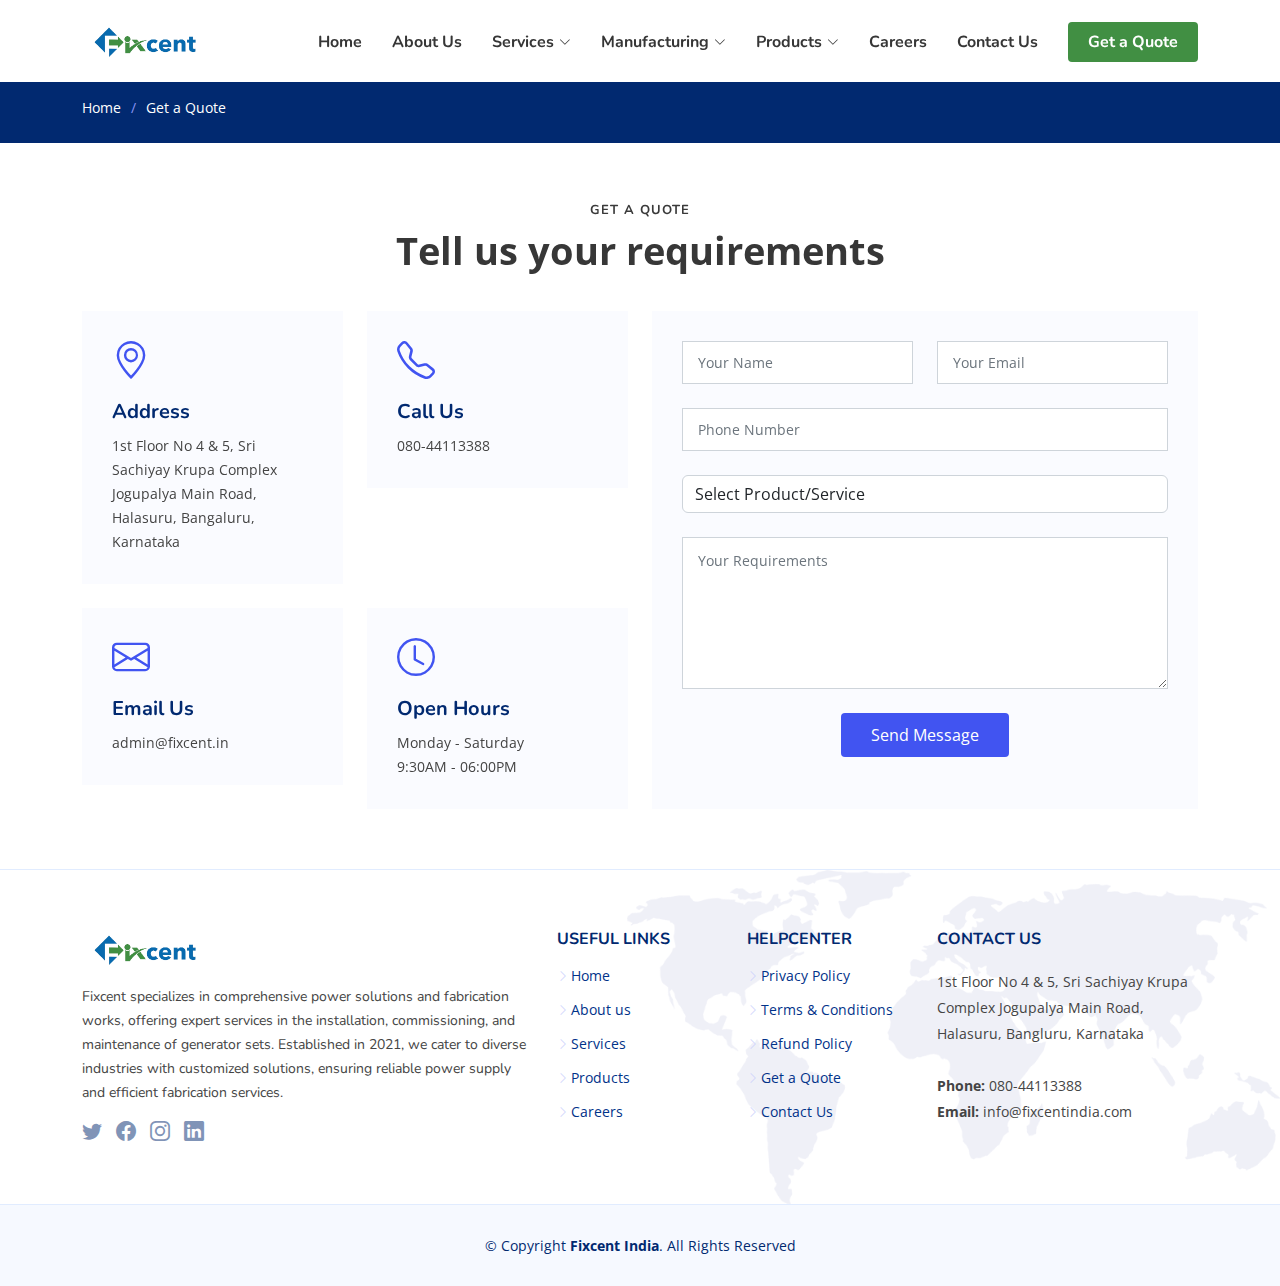
<file: getaquote.html>
<!DOCTYPE html>
<html lang="en">

<head>
    <meta charset="utf-8">
    <meta content="width=device-width, initial-scale=1.0" name="viewport">

    <title>Get a Quote - Fixcent India Private Limited</title>
    <meta content="" name="description">
    <meta content="" name="keywords">

    <!-- Favicons -->
    <link href="assets/img/favicon.png" rel="icon">
    <link href="assets/img/apple-touch-icon.png" rel="apple-touch-icon">

    <!-- Google Fonts -->
    <link
        href="https://fonts.googleapis.com/css?family=Open+Sans:300,300i,400,400i,600,600i,700,700i|Nunito:300,300i,400,400i,600,600i,700,700i|Poppins:300,300i,400,400i,500,500i,600,600i,700,700i"
        rel="stylesheet">

    <!-- Vendor CSS Files -->
    <link href="assets/vendor/aos/aos.css" rel="stylesheet">
    <link href="assets/vendor/bootstrap/css/bootstrap.min.css" rel="stylesheet">
    <link href="assets/vendor/bootstrap-icons/bootstrap-icons.css" rel="stylesheet">
    <link href="assets/vendor/glightbox/css/glightbox.min.css" rel="stylesheet">
    <link href="assets/vendor/remixicon/remixicon.css" rel="stylesheet">
    <link href="assets/vendor/swiper/swiper-bundle.min.css" rel="stylesheet">

    <!-- Template Main CSS File -->
    <link href="assets/css/style.css" rel="stylesheet">
</head>

<body>

    <header id="header" class="header fixed-top">
        <div class="container-fluid container-xl d-flex align-items-center justify-content-between">
            <a href="index.html" class="logo d-flex align-items-center">
                <img src="assets/img/logo.png" alt="" style="width: auto; height: 300;">
            </a>
            <nav id="navbar" class="navbar">
                <ul>
                    <li><a class="nav-link scrollto" href="index.html">Home</a></li>
                    <li><a class="nav-link" href="aboutus.html">About Us</a></li>
                    <li class="dropdown"><a href="services.html"><span>Services</span> <i
                                class="bi bi-chevron-down"></i></a>
                        <ul>
                            <li class="dropdown"><a href="#"><span>Generator Services</span> <i
                                        class="bi bi-chevron-right"></i></a>
                                <ul>
                                    <li><a href="#">Deep Drop Down 1</a></li>
                                    <li><a href="#">Deep Drop Down 2</a></li>
                                    <li><a href="#">Deep Drop Down 3</a></li>
                                    <li><a href="#">Deep Drop Down 4</a></li>
                                    <li><a href="#">Deep Drop Down 5</a></li>
                                </ul>
                            </li>
                            <li class="dropdown"><a href="#"><span>Fabrication Work</span> <i
                                        class="bi bi-chevron-right"></i></a>
                                <ul>
                                    <li><a href="#">Deep Drop Down 1</a></li>
                                    <li><a href="#">Deep Drop Down 2</a></li>
                                    <li><a href="#">Deep Drop Down 3</a></li>
                                    <li><a href="#">Deep Drop Down 4</a></li>
                                    <li><a href="#">Deep Drop Down 5</a></li>
                                </ul>
                            </li>
                            <li class="dropdown"><a href="#"><span>AMC Work</span> <i
                                        class="bi bi-chevron-right"></i></a>
                                <ul>
                                    <li><a href="#">Deep Drop Down 1</a></li>
                                    <li><a href="#">Deep Drop Down 2</a></li>
                                    <li><a href="#">Deep Drop Down 3</a></li>
                                    <li><a href="#">Deep Drop Down 4</a></li>
                                    <li><a href="#">Deep Drop Down 5</a></li>
                                </ul>
                            </li>
                            <li><a href="#">Reparing and Overhandling</a></li>
                        </ul>
                    </li>
                    <li class="dropdown"><a href="manufacturing.html"><span>Manufacturing</span> <i
                                class="bi bi-chevron-down"></i></a>
                        <ul>
                            <li><a href="#">Accoustic Manufacturing</a></li>
                            <!-- <li class="dropdown"><a href="#"><span>Deep Drop Down</span> <i
                                            class="bi bi-chevron-right"></i></a>
                                    <ul>
                                        <li><a href="#">Deep Drop Down 1</a></li>
                                        <li><a href="#">Deep Drop Down 2</a></li>
                                        <li><a href="#">Deep Drop Down 3</a></li>
                                        <li><a href="#">Deep Drop Down 4</a></li>
                                        <li><a href="#">Deep Drop Down 5</a></li>
                                    </ul>
                                </li> -->
                            <li><a href="#">Silencer Manufacturing</a></li>
                            <!-- <li><a href="#">Drop Down 3</a></li>
                                <li><a href="#">Drop Down 4</a></li> -->
                        </ul>
                    </li>
                    <li class="dropdown"><a href="products.html"><span>Products</span> <i
                                class="bi bi-chevron-down"></i></a>
                        <ul>
                            <li><a href="#">Batteries</a></li>
                            <li class="dropdown"><a href="#"><span>Generators</span> <i
                                        class="bi bi-chevron-right"></i></a>
                                <ul>
                                    <li><a href="#">New Generators</a></li>
                                    <li><a href="#">Old Generators</a></li>
                                </ul>
                            </li>
                            <li><a href="#">Diesel</a></li>
                            <li><a href="#">Batteries</a></li>
                            <!-- <li><a href="#">Drop Down 4</a></li> -->
                        </ul>
                    </li>
                    <li><a class="nav-link scrollto" href="careers.html">Careers</a></li>
                    <li><a class="nav-link scrollto" href="contactus.html">Contact Us</a></li>
                    <li><a class="getstarted scrollto" href="getaquote.html">Get a Quote</a></li>
                </ul>
                <i class="bi bi-list mobile-nav-toggle"></i>
            </nav><!-- .navbar -->
        </div>
    </header><!-- End Header -->


    <main id="main">
        <section class="breadcrumbs">
            <div class="container">
                <ol>
                    <li><a href="index.html">Home</a></li>
                    <li>Get a Quote</li>
                </ol>
            </div>
        </section>
        <section id="contact" class="contact">
            <div class="container" data-aos="fade-up">
                <header class="section-header">
                    <h2>Get a Quote</h2>
                    <p>Tell us your requirements</p>
                </header>
                <div class="row gy-4">
                    <div class="col-lg-6">
                        <div class="row gy-4">
                            <div class="col-md-6">
                                <div class="info-box">
                                    <i class="bi bi-geo-alt"></i>
                                    <h3>Address</h3>
                                    <p>1st Floor No 4 & 5, Sri Sachiyay Krupa Complex Jogupalya Main Road, Halasuru,
                                        Bangaluru, Karnataka
                                    </p>
                                </div>
                            </div>
                            <div class="col-md-6">
                                <div class="info-box">
                                    <i class="bi bi-telephone"></i>
                                    <h3>Call Us</h3>
                                    <p>080-44113388</p>
                                </div>
                            </div>
                            <div class="col-md-6">
                                <div class="info-box">
                                    <i class="bi bi-envelope"></i>
                                    <h3>Email Us</h3>
                                    <p>admin@fixcent.in</p>
                                </div>
                            </div>
                            <div class="col-md-6">
                                <div class="info-box">
                                    <i class="bi bi-clock"></i>
                                    <h3>Open Hours</h3>
                                    <p>Monday - Saturday<br>9:30AM - 06:00PM</p>
                                </div>
                            </div>
                        </div>
                    </div>
                    <div class="col-lg-6">
                        <form action="forms/contact.php" method="post" class="php-email-form">
                            <div class="row gy-4">
                                <div class="col-md-6">
                                    <input type="text" name="name" class="form-control" placeholder="Your Name"
                                        required>
                                </div>
                                <div class="col-md-6">
                                    <input type="email" class="form-control" name="email" placeholder="Your Email"
                                        required>
                                </div>
                                <div class="col-md-12">
                                    <input type="text" class="form-control" name="subject" placeholder="Phone Number"
                                        required>
                                </div>
                                <div class="col-md-12">
                                    <select name="product_service" class="form-control" required>
                                        <option value="" disabled selected>Select Product/Service</option>
                                        <option value="Generators">Generators</option>
                                        <option value="Diesel Oil">Diesel Oil</option>
                                        <option value="Spare Parts">Spare Parts</option>
                                        <option value="Other">Other</option>
                                    </select>
                                </div>
                                <div class="col-md-12">
                                    <textarea class="form-control" name="message" rows="6"
                                        placeholder="Your Requirements" required></textarea>
                                </div>

                                <div class="col-md-12 text-center">
                                    <div class="loading">Loading</div>
                                    <div class="error-message"></div>
                                    <div class="sent-message">Your message has been sent. Thank you!</div>
                                    <button type="submit">Send Message</button>
                                </div>
                            </div>
                        </form>

                    </div>
                </div>
            </div>
        </section><!-- End Contact Section -->
    </main>


    <footer id="footer" class="footer">

        <!-- <div class="footer-newsletter">
          <div class="container">
            <div class="row justify-content-center">
              <div class="col-lg-12 text-center">
                <h4>Our Newsletter</h4>
                <p>Tamen quem nulla quae legam multos aute sint culpa legam noster magna</p>
              </div>
              <div class="col-lg-6">
                <form action="" method="post">
                  <input type="email" name="email"><input type="submit" value="Subscribe">
                </form>
              </div>
            </div>
          </div>
        </div> -->

        <div class="footer-top">
            <div class="container">
                <div class="row gy-4">
                    <div class="col-lg-5 col-md-12 footer-info">
                        <a href="index.html" class="logo d-flex align-items-center">
                            <img src="assets/img/logo.png" alt="" style="width: auto; height: 200px;">
                            <!-- <span>FlexStart</span> -->
                        </a>
                        <p>Fixcent specializes in comprehensive power solutions and fabrication works, offering expert
                            services in
                            the installation, commissioning, and maintenance of generator sets. Established in 2021, we
                            cater to
                            diverse industries with customized solutions, ensuring reliable power supply and efficient
                            fabrication
                            services.</p>
                        <div class="social-links mt-3">
                            <a href="#" class="twitter"><i class="bi bi-twitter"></i></a>
                            <a href="#" class="facebook"><i class="bi bi-facebook"></i></a>
                            <a href="#" class="instagram"><i class="bi bi-instagram"></i></a>
                            <a href="#" class="linkedin"><i class="bi bi-linkedin"></i></a>
                        </div>
                    </div>

                    <div class="col-lg-2 col-6 footer-links">
                        <h4>Useful Links</h4>
                        <ul>
                            <li><i class="bi bi-chevron-right"></i> <a href="index.html">Home</a></li>
                            <li><i class="bi bi-chevron-right"></i> <a href="aboutus.html">About us</a></li>
                            <li><i class="bi bi-chevron-right"></i> <a href="services.html">Services</a></li>
                            <li><i class="bi bi-chevron-right"></i> <a href="products.html">Products</a></li>
                            <li><i class="bi bi-chevron-right"></i> <a href="careers.html">Careers</a></li>
                        </ul>
                    </div>

                    <div class="col-lg-2 col-6 footer-links">
                        <h4>Helpcenter</h4>
                        <ul>
                            <li><i class="bi bi-chevron-right"></i> <a href="privacypolicy.html">Privacy Policy</a></li>
                            <li><i class="bi bi-chevron-right"></i> <a href="terms&conditions.html">Terms &
                                    Conditions</a>
                            </li>
                            <li><i class="bi bi-chevron-right"></i> <a href="refundpolicy.html">Refund Policy</a></li>
                            <li><i class="bi bi-chevron-right"></i> <a href="geta">Get a Quote</a></li>
                            <li><i class="bi bi-chevron-right"></i> <a href="contactus.html">Contact Us</a></li>
                        </ul>
                    </div>

                    <div class="col-lg-3 col-md-12 footer-contact text-center text-md-start">
                        <h4>Contact Us</h4>
                        <p>
                            1st Floor No 4 & 5, Sri Sachiyay Krupa Complex Jogupalya Main Road, Halasuru, Bangluru,
                            Karnataka <br><br>
                            <strong>Phone:</strong> 080-44113388<br>
                            <strong>Email:</strong> info@fixcentindia.com<br>
                        </p>
                    </div>
                </div>
            </div>
        </div>

        <div class="container">
            <div class="copyright">
                &copy; Copyright <strong><span>Fixcent India</span></strong>. All Rights Reserved
            </div>
            <!-- <div class="credits"> -->
            <!-- All the links in the footer should remain intact. -->
            <!-- You can delete the links only if you purchased the pro version. -->
            <!-- Licensing information: https://bootstrapmade.com/license/ -->
            <!-- Purchase the pro version with working PHP/AJAX contact form: https://bootstrapmade.com/flexstart-bootstrap-startup-template/ -->
            <!-- Designed by <a href="https://bootstrapmade.com/">BootstrapMade</a> -->
            <!-- </div> -->
        </div>
    </footer><!-- End Footer -->

    <!-- Optional JavaScript; choose one of the two! -->
    <!-- Option 1: Bootstrap Bundle with Popper -->
    <script src="https://cdn.jsdelivr.net/npm/@popperjs/core@2.11.6/dist/umd/popper.min.js"></script>
    <script src="https://cdn.jsdelivr.net/npm/bootstrap@5.3.0/dist/js/bootstrap.min.js"></script>

    <!-- Option 2: Separate Popper and Bootstrap JS -->
    <!-- <script src="https://cdn.jsdelivr.net/npm/@popperjs/core@2.11.6/dist/umd/popper.min.js"></script>
    <script src="https://cdn.jsdelivr.net/npm/bootstrap@5.3.0/dist/js/bootstrap.min.js"></script> -->

</body>

</html>

<a href="#" class="back-to-top d-flex align-items-center justify-content-center"><i
        class="bi bi-arrow-up-short"></i></a>

<!-- Vendor JS Files -->
<script src="assets/vendor/purecounter/purecounter_vanilla.js"></script>
<script src="assets/vendor/aos/aos.js"></script>
<script src="assets/vendor/bootstrap/js/bootstrap.bundle.min.js"></script>
<script src="assets/vendor/glightbox/js/glightbox.min.js"></script>
<script src="assets/vendor/isotope-layout/isotope.pkgd.min.js"></script>
<script src="assets/vendor/swiper/swiper-bundle.min.js"></script>
<script src="assets/vendor/php-email-form/validate.js"></script>

<!-- Template Main JS File -->
<script src="assets/js/main.js"></script>

</body>

</html>
</file>
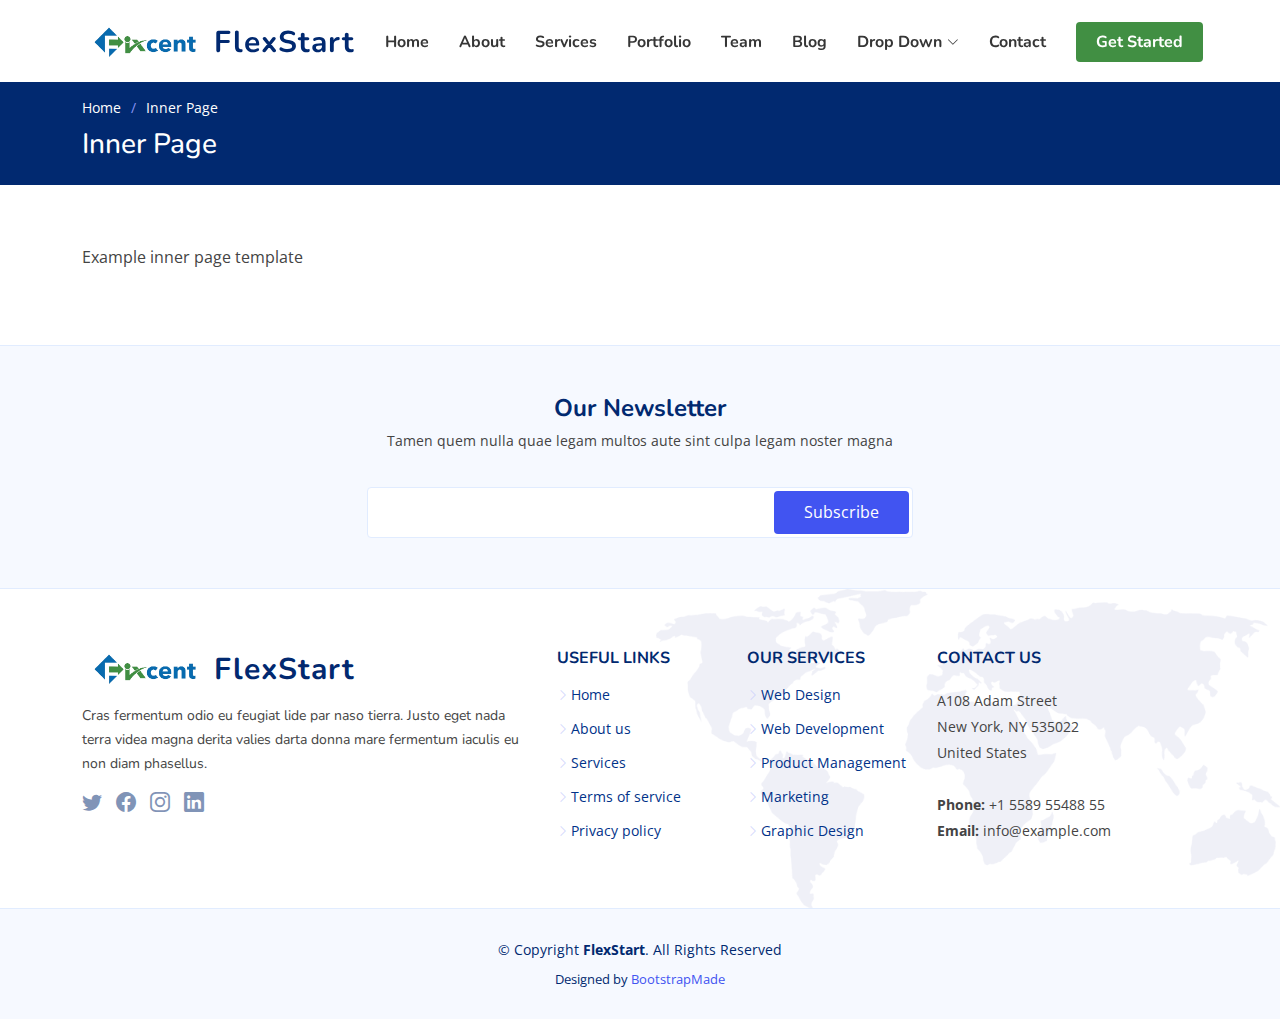
<file: inner-page.html>
<!DOCTYPE html>
<html lang="en">

<head>
  <meta charset="utf-8">
  <meta content="width=device-width, initial-scale=1.0" name="viewport">

  <title>Inner Page - FlexStart Bootstrap Template</title>
  <meta content="" name="description">
  <meta content="" name="keywords">

  <!-- Favicons -->
  <link href="assets/img/favicon.png" rel="icon">
  <link href="assets/img/apple-touch-icon.png" rel="apple-touch-icon">

  <!-- Google Fonts -->
  <link href="https://fonts.googleapis.com/css?family=Open+Sans:300,300i,400,400i,600,600i,700,700i|Nunito:300,300i,400,400i,600,600i,700,700i|Poppins:300,300i,400,400i,500,500i,600,600i,700,700i" rel="stylesheet">

  <!-- Vendor CSS Files -->
  <link href="assets/vendor/aos/aos.css" rel="stylesheet">
  <link href="assets/vendor/bootstrap/css/bootstrap.min.css" rel="stylesheet">
  <link href="assets/vendor/bootstrap-icons/bootstrap-icons.css" rel="stylesheet">
  <link href="assets/vendor/glightbox/css/glightbox.min.css" rel="stylesheet">
  <link href="assets/vendor/remixicon/remixicon.css" rel="stylesheet">
  <link href="assets/vendor/swiper/swiper-bundle.min.css" rel="stylesheet">

  <!-- Template Main CSS File -->
  <link href="assets/css/style.css" rel="stylesheet">

  <!-- =======================================================
  * Template Name: FlexStart - v1.11.1
  * Template URL: https://bootstrapmade.com/flexstart-bootstrap-startup-template/
  * Author: BootstrapMade.com
  * License: https://bootstrapmade.com/license/
  ======================================================== -->
</head>

<body>

  <!-- ======= Header ======= -->
  <header id="header" class="header fixed-top">
    <div class="container-fluid container-xl d-flex align-items-center justify-content-between">

      <a href="index.html" class="logo d-flex align-items-center">
        <img src="assets/img/logo.png" alt="">
        <span>FlexStart</span>
      </a>

      <nav id="navbar" class="navbar">
        <ul>
          <li><a class="nav-link scrollto " href="#hero">Home</a></li>
          <li><a class="nav-link scrollto" href="#about">About</a></li>
          <li><a class="nav-link scrollto" href="#services">Services</a></li>
          <li><a class="nav-link scrollto" href="#portfolio">Portfolio</a></li>
          <li><a class="nav-link scrollto" href="#team">Team</a></li>
          <li><a href="blog.html">Blog</a></li>
          <li class="dropdown"><a href="#"><span>Drop Down</span> <i class="bi bi-chevron-down"></i></a>
            <ul>
              <li><a href="#">Drop Down 1</a></li>
              <li class="dropdown"><a href="#"><span>Deep Drop Down</span> <i class="bi bi-chevron-right"></i></a>
                <ul>
                  <li><a href="#">Deep Drop Down 1</a></li>
                  <li><a href="#">Deep Drop Down 2</a></li>
                  <li><a href="#">Deep Drop Down 3</a></li>
                  <li><a href="#">Deep Drop Down 4</a></li>
                  <li><a href="#">Deep Drop Down 5</a></li>
                </ul>
              </li>
              <li><a href="#">Drop Down 2</a></li>
              <li><a href="#">Drop Down 3</a></li>
              <li><a href="#">Drop Down 4</a></li>
            </ul>
          </li>
          <li><a class="nav-link scrollto" href="#contact">Contact</a></li>
          <li><a class="getstarted scrollto" href="#about">Get Started</a></li>
        </ul>
        <i class="bi bi-list mobile-nav-toggle"></i>
      </nav><!-- .navbar -->

    </div>
  </header><!-- End Header -->

  <main id="main">

    <!-- ======= Breadcrumbs ======= -->
    <section class="breadcrumbs">
      <div class="container">

        <ol>
          <li><a href="index.html">Home</a></li>
          <li>Inner Page</li>
        </ol>
        <h2>Inner Page</h2>

      </div>
    </section><!-- End Breadcrumbs -->

    <section class="inner-page">
      <div class="container">
        <p>
          Example inner page template
        </p>
      </div>
    </section>

  </main><!-- End #main -->

  <!-- ======= Footer ======= -->
  <footer id="footer" class="footer">

    <div class="footer-newsletter">
      <div class="container">
        <div class="row justify-content-center">
          <div class="col-lg-12 text-center">
            <h4>Our Newsletter</h4>
            <p>Tamen quem nulla quae legam multos aute sint culpa legam noster magna</p>
          </div>
          <div class="col-lg-6">
            <form action="" method="post">
              <input type="email" name="email"><input type="submit" value="Subscribe">
            </form>
          </div>
        </div>
      </div>
    </div>

    <div class="footer-top">
      <div class="container">
        <div class="row gy-4">
          <div class="col-lg-5 col-md-12 footer-info">
            <a href="index.html" class="logo d-flex align-items-center">
              <img src="assets/img/logo.png" alt="">
              <span>FlexStart</span>
            </a>
            <p>Cras fermentum odio eu feugiat lide par naso tierra. Justo eget nada terra videa magna derita valies darta donna mare fermentum iaculis eu non diam phasellus.</p>
            <div class="social-links mt-3">
              <a href="#" class="twitter"><i class="bi bi-twitter"></i></a>
              <a href="#" class="facebook"><i class="bi bi-facebook"></i></a>
              <a href="#" class="instagram"><i class="bi bi-instagram"></i></a>
              <a href="#" class="linkedin"><i class="bi bi-linkedin"></i></a>
            </div>
          </div>

          <div class="col-lg-2 col-6 footer-links">
            <h4>Useful Links</h4>
            <ul>
              <li><i class="bi bi-chevron-right"></i> <a href="#">Home</a></li>
              <li><i class="bi bi-chevron-right"></i> <a href="#">About us</a></li>
              <li><i class="bi bi-chevron-right"></i> <a href="#">Services</a></li>
              <li><i class="bi bi-chevron-right"></i> <a href="#">Terms of service</a></li>
              <li><i class="bi bi-chevron-right"></i> <a href="#">Privacy policy</a></li>
            </ul>
          </div>

          <div class="col-lg-2 col-6 footer-links">
            <h4>Our Services</h4>
            <ul>
              <li><i class="bi bi-chevron-right"></i> <a href="#">Web Design</a></li>
              <li><i class="bi bi-chevron-right"></i> <a href="#">Web Development</a></li>
              <li><i class="bi bi-chevron-right"></i> <a href="#">Product Management</a></li>
              <li><i class="bi bi-chevron-right"></i> <a href="#">Marketing</a></li>
              <li><i class="bi bi-chevron-right"></i> <a href="#">Graphic Design</a></li>
            </ul>
          </div>

          <div class="col-lg-3 col-md-12 footer-contact text-center text-md-start">
            <h4>Contact Us</h4>
            <p>
              A108 Adam Street <br>
              New York, NY 535022<br>
              United States <br><br>
              <strong>Phone:</strong> +1 5589 55488 55<br>
              <strong>Email:</strong> info@example.com<br>
            </p>

          </div>

        </div>
      </div>
    </div>

    <div class="container">
      <div class="copyright">
        &copy; Copyright <strong><span>FlexStart</span></strong>. All Rights Reserved
      </div>
      <div class="credits">
        <!-- All the links in the footer should remain intact. -->
        <!-- You can delete the links only if you purchased the pro version. -->
        <!-- Licensing information: https://bootstrapmade.com/license/ -->
        <!-- Purchase the pro version with working PHP/AJAX contact form: https://bootstrapmade.com/flexstart-bootstrap-startup-template/ -->
        Designed by <a href="https://bootstrapmade.com/">BootstrapMade</a>
      </div>
    </div>
  </footer><!-- End Footer -->

  <a href="#" class="back-to-top d-flex align-items-center justify-content-center"><i class="bi bi-arrow-up-short"></i></a>

  <!-- Vendor JS Files -->
  <script src="assets/vendor/purecounter/purecounter_vanilla.js"></script>
  <script src="assets/vendor/aos/aos.js"></script>
  <script src="assets/vendor/bootstrap/js/bootstrap.bundle.min.js"></script>
  <script src="assets/vendor/glightbox/js/glightbox.min.js"></script>
  <script src="assets/vendor/isotope-layout/isotope.pkgd.min.js"></script>
  <script src="assets/vendor/swiper/swiper-bundle.min.js"></script>
  <script src="assets/vendor/php-email-form/validate.js"></script>

  <!-- Template Main JS File -->
  <script src="assets/js/main.js"></script>

</body>

</html>
</file>
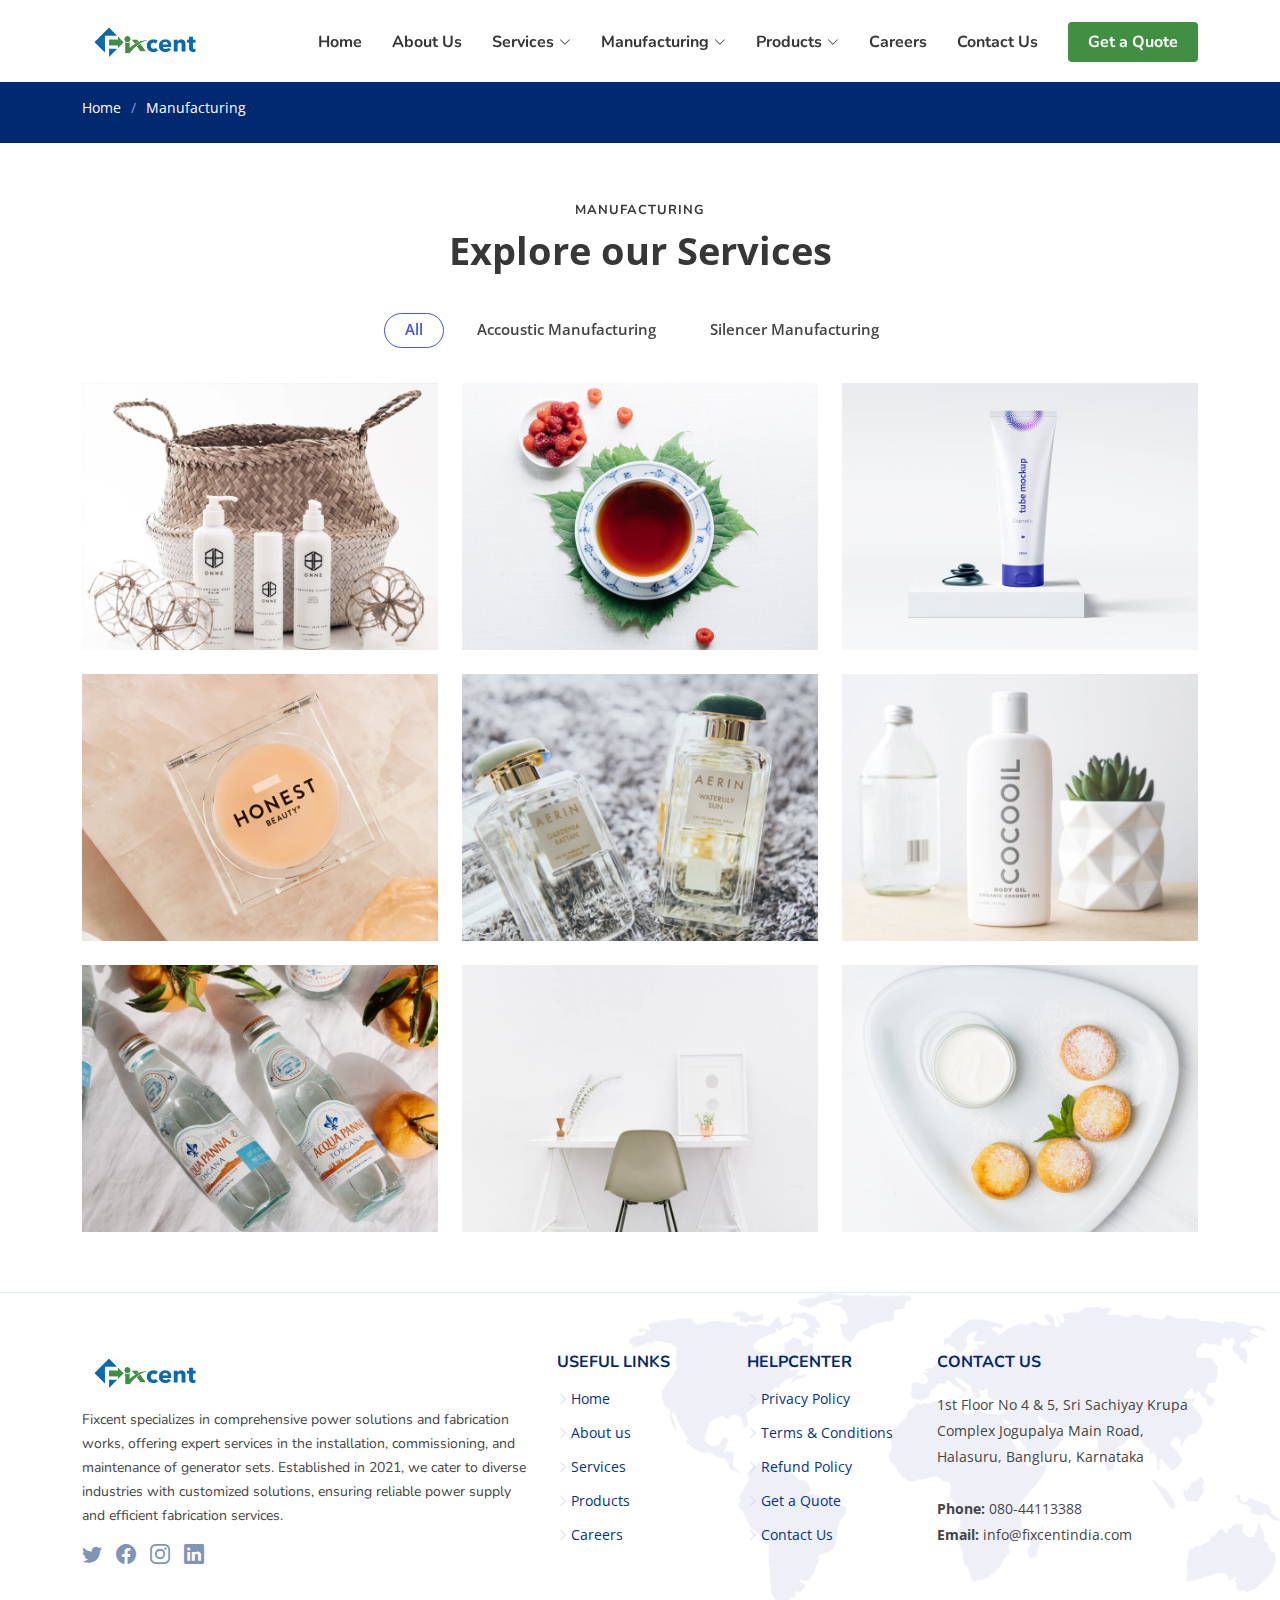
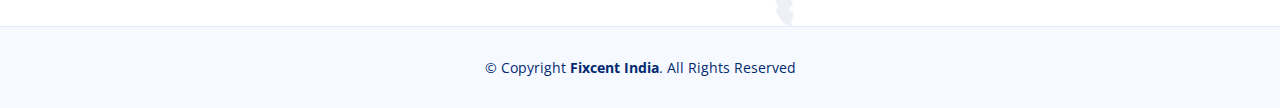
<file: manufacturing.html>
<!DOCTYPE html>
<html lang="en">

<head>
    <meta charset="utf-8">
    <meta content="width=device-width, initial-scale=1.0" name="viewport">

    <title>Manufacturing - Fixcent India Private Limited</title>
    <meta content="" name="description">
    <meta content="" name="keywords">

    <!-- Favicons -->
    <link href="assets/img/favicon.png" rel="icon">
    <link href="assets/img/apple-touch-icon.png" rel="apple-touch-icon">

    <!-- Google Fonts -->
    <link
        href="https://fonts.googleapis.com/css?family=Open+Sans:300,300i,400,400i,600,600i,700,700i|Nunito:300,300i,400,400i,600,600i,700,700i|Poppins:300,300i,400,400i,500,500i,600,600i,700,700i"
        rel="stylesheet">

    <!-- Vendor CSS Files -->
    <link href="assets/vendor/aos/aos.css" rel="stylesheet">
    <link href="assets/vendor/bootstrap/css/bootstrap.min.css" rel="stylesheet">
    <link href="assets/vendor/bootstrap-icons/bootstrap-icons.css" rel="stylesheet">
    <link href="assets/vendor/glightbox/css/glightbox.min.css" rel="stylesheet">
    <link href="assets/vendor/remixicon/remixicon.css" rel="stylesheet">
    <link href="assets/vendor/swiper/swiper-bundle.min.css" rel="stylesheet">

    <!-- Template Main CSS File -->
    <link href="assets/css/style.css" rel="stylesheet">
</head>

<body>

    <header id="header" class="header fixed-top">
        <div class="container-fluid container-xl d-flex align-items-center justify-content-between">
            <a href="index.html" class="logo d-flex align-items-center">
                <img src="assets/img/logo.png" alt="" style="width: auto; height: 300;">
            </a>
            <nav id="navbar" class="navbar">
                <ul>
                    <li><a class="nav-link scrollto" href="index.html">Home</a></li>
                    <li><a class="nav-link" href="aboutus.html">About Us</a></li>
                    <li class="dropdown"><a href="services.html"><span>Services</span> <i
                                class="bi bi-chevron-down"></i></a>
                        <ul>
                            <li class="dropdown"><a href="#"><span>Generator Services</span> <i
                                        class="bi bi-chevron-right"></i></a>
                                <ul>
                                    <li><a href="#">Deep Drop Down 1</a></li>
                                    <li><a href="#">Deep Drop Down 2</a></li>
                                    <li><a href="#">Deep Drop Down 3</a></li>
                                    <li><a href="#">Deep Drop Down 4</a></li>
                                    <li><a href="#">Deep Drop Down 5</a></li>
                                </ul>
                            </li>
                            <li class="dropdown"><a href="#"><span>Fabrication Work</span> <i
                                        class="bi bi-chevron-right"></i></a>
                                <ul>
                                    <li><a href="#">Deep Drop Down 1</a></li>
                                    <li><a href="#">Deep Drop Down 2</a></li>
                                    <li><a href="#">Deep Drop Down 3</a></li>
                                    <li><a href="#">Deep Drop Down 4</a></li>
                                    <li><a href="#">Deep Drop Down 5</a></li>
                                </ul>
                            </li>
                            <li class="dropdown"><a href="#"><span>AMC Work</span> <i
                                        class="bi bi-chevron-right"></i></a>
                                <ul>
                                    <li><a href="#">Deep Drop Down 1</a></li>
                                    <li><a href="#">Deep Drop Down 2</a></li>
                                    <li><a href="#">Deep Drop Down 3</a></li>
                                    <li><a href="#">Deep Drop Down 4</a></li>
                                    <li><a href="#">Deep Drop Down 5</a></li>
                                </ul>
                            </li>
                            <li><a href="#">Reparing and Overhandling</a></li>
                        </ul>
                    </li>
                    <li class="dropdown"><a href="manufacturing.html"><span>Manufacturing</span> <i
                                class="bi bi-chevron-down"></i></a>
                        <ul>
                            <li><a href="#">Accoustic Manufacturing</a></li>
                            <!-- <li class="dropdown"><a href="#"><span>Deep Drop Down</span> <i
                                            class="bi bi-chevron-right"></i></a>
                                    <ul>
                                        <li><a href="#">Deep Drop Down 1</a></li>
                                        <li><a href="#">Deep Drop Down 2</a></li>
                                        <li><a href="#">Deep Drop Down 3</a></li>
                                        <li><a href="#">Deep Drop Down 4</a></li>
                                        <li><a href="#">Deep Drop Down 5</a></li>
                                    </ul>
                                </li> -->
                            <li><a href="#">Silencer Manufacturing</a></li>
                            <!-- <li><a href="#">Drop Down 3</a></li>
                                <li><a href="#">Drop Down 4</a></li> -->
                        </ul>
                    </li>
                    <li class="dropdown"><a href="products.html"><span>Products</span> <i
                                class="bi bi-chevron-down"></i></a>
                        <ul>
                            <li><a href="#">Batteries</a></li>
                            <li class="dropdown"><a href="#"><span>Generators</span> <i
                                        class="bi bi-chevron-right"></i></a>
                                <ul>
                                    <li><a href="#">New Generators</a></li>
                                    <li><a href="#">Old Generators</a></li>
                                </ul>
                            </li>
                            <li><a href="#">Diesel</a></li>
                            <li><a href="#">Batteries</a></li>
                            <!-- <li><a href="#">Drop Down 4</a></li> -->
                        </ul>
                    </li>
                    <li><a class="nav-link scrollto" href="careers.html">Careers</a></li>
                    <li><a class="nav-link scrollto" href="contactus.html">Contact Us</a></li>
                    <li><a class="getstarted scrollto" href="getaquote.html">Get a Quote</a></li>
                </ul>
                <i class="bi bi-list mobile-nav-toggle"></i>
            </nav><!-- .navbar -->
        </div>
    </header><!-- End Header -->

    <main id="main">
        <section class="breadcrumbs">
            <div class="container">
                <ol>
                    <li><a href="index.html">Home</a></li>
                    <li>Manufacturing</li>
                </ol>
            </div>
        </section>
        <section id="portfolio" class="portfolio">
            <div class="container" data-aos="fade-up">
                <header class="section-header">
                    <h2>Manufacturing</h2>
                    <p>Explore our Services</p>
                </header>
                <div class="row" data-aos="fade-up" data-aos-delay="100">
                    <div class="col-lg-12 d-flex justify-content-center">
                        <ul id="portfolio-flters">
                            <li data-filter="*" class="filter-active">All</li>
                            <li data-filter=".filter-app">Accoustic Manufacturing</li>
                            <li data-filter=".filter-card">Silencer Manufacturing</li>
                        </ul>
                    </div>
                </div>
                <div class="row gy-4 portfolio-container" data-aos="fade-up" data-aos-delay="200">
                    <div class="col-lg-4 col-md-6 portfolio-item filter-app">
                        <div class="portfolio-wrap">
                            <img src="assets/img/portfolio/portfolio-1.jpg" class="img-fluid" alt="">
                            <div class="portfolio-info">
                                <h4>App 1</h4>
                                <p>App</p>
                                <div class="portfolio-links">
                                    <a href="assets/img/portfolio/portfolio-1.jpg" data-gallery="portfolioGallery"
                                        class="portfokio-lightbox" title="App 1"><i class="bi bi-plus"></i></a>
                                    <a href="portfolio-details.html" title="More Details"><i class="bi bi-link"></i></a>
                                </div>
                            </div>
                        </div>
                    </div>
                    <div class="col-lg-4 col-md-6 portfolio-item filter-web">
                        <div class="portfolio-wrap">
                            <img src="assets/img/portfolio/portfolio-2.jpg" class="img-fluid" alt="">
                            <div class="portfolio-info">
                                <h4>Web 3</h4>
                                <p>Web</p>
                                <div class="portfolio-links">
                                    <a href="assets/img/portfolio/portfolio-2.jpg" data-gallery="portfolioGallery"
                                        class="portfokio-lightbox" title="Web 3"><i class="bi bi-plus"></i></a>
                                    <a href="portfolio-details.html" title="More Details"><i class="bi bi-link"></i></a>
                                </div>
                            </div>
                        </div>
                    </div>
                    <div class="col-lg-4 col-md-6 portfolio-item filter-app">
                        <div class="portfolio-wrap">
                            <img src="assets/img/portfolio/portfolio-3.jpg" class="img-fluid" alt="">
                            <div class="portfolio-info">
                                <h4>App 2</h4>
                                <p>App</p>
                                <div class="portfolio-links">
                                    <a href="assets/img/portfolio/portfolio-3.jpg" data-gallery="portfolioGallery"
                                        class="portfokio-lightbox" title="App 2"><i class="bi bi-plus"></i></a>
                                    <a href="portfolio-details.html" title="More Details"><i class="bi bi-link"></i></a>
                                </div>
                            </div>
                        </div>
                    </div>
                    <div class="col-lg-4 col-md-6 portfolio-item filter-card">
                        <div class="portfolio-wrap">
                            <img src="assets/img/portfolio/portfolio-4.jpg" class="img-fluid" alt="">
                            <div class="portfolio-info">
                                <h4>Card 2</h4>
                                <p>Card</p>
                                <div class="portfolio-links">
                                    <a href="assets/img/portfolio/portfolio-4.jpg" data-gallery="portfolioGallery"
                                        class="portfokio-lightbox" title="Card 2"><i class="bi bi-plus"></i></a>
                                    <a href="portfolio-details.html" title="More Details"><i class="bi bi-link"></i></a>
                                </div>
                            </div>
                        </div>
                    </div>
                    <div class="col-lg-4 col-md-6 portfolio-item filter-web">
                        <div class="portfolio-wrap">
                            <img src="assets/img/portfolio/portfolio-5.jpg" class="img-fluid" alt="">
                            <div class="portfolio-info">
                                <h4>Web 2</h4>
                                <p>Web</p>
                                <div class="portfolio-links">
                                    <a href="assets/img/portfolio/portfolio-5.jpg" data-gallery="portfolioGallery"
                                        class="portfokio-lightbox" title="Web 2"><i class="bi bi-plus"></i></a>
                                    <a href="portfolio-details.html" title="More Details"><i class="bi bi-link"></i></a>
                                </div>
                            </div>
                        </div>
                    </div>
                    <div class="col-lg-4 col-md-6 portfolio-item filter-app">
                        <div class="portfolio-wrap">
                            <img src="assets/img/portfolio/portfolio-6.jpg" class="img-fluid" alt="">
                            <div class="portfolio-info">
                                <h4>App 3</h4>
                                <p>App</p>
                                <div class="portfolio-links">
                                    <a href="assets/img/portfolio/portfolio-6.jpg" data-gallery="portfolioGallery"
                                        class="portfokio-lightbox" title="App 3"><i class="bi bi-plus"></i></a>
                                    <a href="portfolio-details.html" title="More Details"><i class="bi bi-link"></i></a>
                                </div>
                            </div>
                        </div>
                    </div>
                    <div class="col-lg-4 col-md-6 portfolio-item filter-card">
                        <div class="portfolio-wrap">
                            <img src="assets/img/portfolio/portfolio-7.jpg" class="img-fluid" alt="">
                            <div class="portfolio-info">
                                <h4>Card 1</h4>
                                <p>Card</p>
                                <div class="portfolio-links">
                                    <a href="assets/img/portfolio/portfolio-7.jpg" data-gallery="portfolioGallery"
                                        class="portfokio-lightbox" title="Card 1"><i class="bi bi-plus"></i></a>
                                    <a href="portfolio-details.html" title="More Details"><i class="bi bi-link"></i></a>
                                </div>
                            </div>
                        </div>
                    </div>
                    <div class="col-lg-4 col-md-6 portfolio-item filter-card">
                        <div class="portfolio-wrap">
                            <img src="assets/img/portfolio/portfolio-8.jpg" class="img-fluid" alt="">
                            <div class="portfolio-info">
                                <h4>Card 3</h4>
                                <p>Card</p>
                                <div class="portfolio-links">
                                    <a href="assets/img/portfolio/portfolio-8.jpg" data-gallery="portfolioGallery"
                                        class="portfokio-lightbox" title="Card 3"><i class="bi bi-plus"></i></a>
                                    <a href="portfolio-details.html" title="More Details"><i class="bi bi-link"></i></a>
                                </div>
                            </div>
                        </div>
                    </div>
                    <div class="col-lg-4 col-md-6 portfolio-item filter-web">
                        <div class="portfolio-wrap">
                            <img src="assets/img/portfolio/portfolio-9.jpg" class="img-fluid" alt="">
                            <div class="portfolio-info">
                                <h4>Web 3</h4>
                                <p>Web</p>
                                <div class="portfolio-links">
                                    <a href="assets/img/portfolio/portfolio-9.jpg" data-gallery="portfolioGallery"
                                        class="portfokio-lightbox" title="Web 3"><i class="bi bi-plus"></i></a>
                                    <a href="portfolio-details.html" title="More Details"><i class="bi bi-link"></i></a>
                                </div>
                            </div>
                        </div>
                    </div>
                </div>
            </div>
        </section>
    </main>


    <footer id="footer" class="footer">

        <!-- <div class="footer-newsletter">
          <div class="container">
            <div class="row justify-content-center">
              <div class="col-lg-12 text-center">
                <h4>Our Newsletter</h4>
                <p>Tamen quem nulla quae legam multos aute sint culpa legam noster magna</p>
              </div>
              <div class="col-lg-6">
                <form action="" method="post">
                  <input type="email" name="email"><input type="submit" value="Subscribe">
                </form>
              </div>
            </div>
          </div>
        </div> -->

        <div class="footer-top">
            <div class="container">
                <div class="row gy-4">
                    <div class="col-lg-5 col-md-12 footer-info">
                        <a href="index.html" class="logo d-flex align-items-center">
                            <img src="assets/img/logo.png" alt="" style="width: auto; height: 200px;">
                            <!-- <span>FlexStart</span> -->
                        </a>
                        <p>Fixcent specializes in comprehensive power solutions and fabrication works, offering expert
                            services in
                            the installation, commissioning, and maintenance of generator sets. Established in 2021, we
                            cater to
                            diverse industries with customized solutions, ensuring reliable power supply and efficient
                            fabrication
                            services.</p>
                        <div class="social-links mt-3">
                            <a href="#" class="twitter"><i class="bi bi-twitter"></i></a>
                            <a href="#" class="facebook"><i class="bi bi-facebook"></i></a>
                            <a href="#" class="instagram"><i class="bi bi-instagram"></i></a>
                            <a href="#" class="linkedin"><i class="bi bi-linkedin"></i></a>
                        </div>
                    </div>

                    <div class="col-lg-2 col-6 footer-links">
                        <h4>Useful Links</h4>
                        <ul>
                            <li><i class="bi bi-chevron-right"></i> <a href="index.html">Home</a></li>
                            <li><i class="bi bi-chevron-right"></i> <a href="aboutus.html">About us</a></li>
                            <li><i class="bi bi-chevron-right"></i> <a href="services.html">Services</a></li>
                            <li><i class="bi bi-chevron-right"></i> <a href="products.html">Products</a></li>
                            <li><i class="bi bi-chevron-right"></i> <a href="careers.html">Careers</a></li>
                        </ul>
                    </div>

                    <div class="col-lg-2 col-6 footer-links">
                        <h4>Helpcenter</h4>
                        <ul>
                            <li><i class="bi bi-chevron-right"></i> <a href="privacypolicy.html">Privacy Policy</a></li>
                            <li><i class="bi bi-chevron-right"></i> <a href="terms&conditions.html">Terms &
                                    Conditions</a>
                            </li>
                            <li><i class="bi bi-chevron-right"></i> <a href="refundpolicy.html">Refund Policy</a></li>
                            <li><i class="bi bi-chevron-right"></i> <a href="geta">Get a Quote</a></li>
                            <li><i class="bi bi-chevron-right"></i> <a href="contactus.html">Contact Us</a></li>
                        </ul>
                    </div>

                    <div class="col-lg-3 col-md-12 footer-contact text-center text-md-start">
                        <h4>Contact Us</h4>
                        <p>
                            1st Floor No 4 & 5, Sri Sachiyay Krupa Complex Jogupalya Main Road, Halasuru, Bangluru,
                            Karnataka <br><br>
                            <strong>Phone:</strong> 080-44113388<br>
                            <strong>Email:</strong> info@fixcentindia.com<br>
                        </p>
                    </div>
                </div>
            </div>
        </div>

        <div class="container">
            <div class="copyright">
                &copy; Copyright <strong><span>Fixcent India</span></strong>. All Rights Reserved
            </div>
            <!-- <div class="credits"> -->
            <!-- All the links in the footer should remain intact. -->
            <!-- You can delete the links only if you purchased the pro version. -->
            <!-- Licensing information: https://bootstrapmade.com/license/ -->
            <!-- Purchase the pro version with working PHP/AJAX contact form: https://bootstrapmade.com/flexstart-bootstrap-startup-template/ -->
            <!-- Designed by <a href="https://bootstrapmade.com/">BootstrapMade</a> -->
            <!-- </div> -->
        </div>
    </footer><!-- End Footer -->

    <!-- Optional JavaScript; choose one of the two! -->
    <!-- Option 1: Bootstrap Bundle with Popper -->
    <script src="https://cdn.jsdelivr.net/npm/@popperjs/core@2.11.6/dist/umd/popper.min.js"></script>
    <script src="https://cdn.jsdelivr.net/npm/bootstrap@5.3.0/dist/js/bootstrap.min.js"></script>

    <!-- Option 2: Separate Popper and Bootstrap JS -->
    <!-- <script src="https://cdn.jsdelivr.net/npm/@popperjs/core@2.11.6/dist/umd/popper.min.js"></script>
    <script src="https://cdn.jsdelivr.net/npm/bootstrap@5.3.0/dist/js/bootstrap.min.js"></script> -->

</body>

</html>

<a href="#" class="back-to-top d-flex align-items-center justify-content-center"><i
        class="bi bi-arrow-up-short"></i></a>

<!-- Vendor JS Files -->
<script src="assets/vendor/purecounter/purecounter_vanilla.js"></script>
<script src="assets/vendor/aos/aos.js"></script>
<script src="assets/vendor/bootstrap/js/bootstrap.bundle.min.js"></script>
<script src="assets/vendor/glightbox/js/glightbox.min.js"></script>
<script src="assets/vendor/isotope-layout/isotope.pkgd.min.js"></script>
<script src="assets/vendor/swiper/swiper-bundle.min.js"></script>
<script src="assets/vendor/php-email-form/validate.js"></script>

<!-- Template Main JS File -->
<script src="assets/js/main.js"></script>

</body>

</html>
</file>
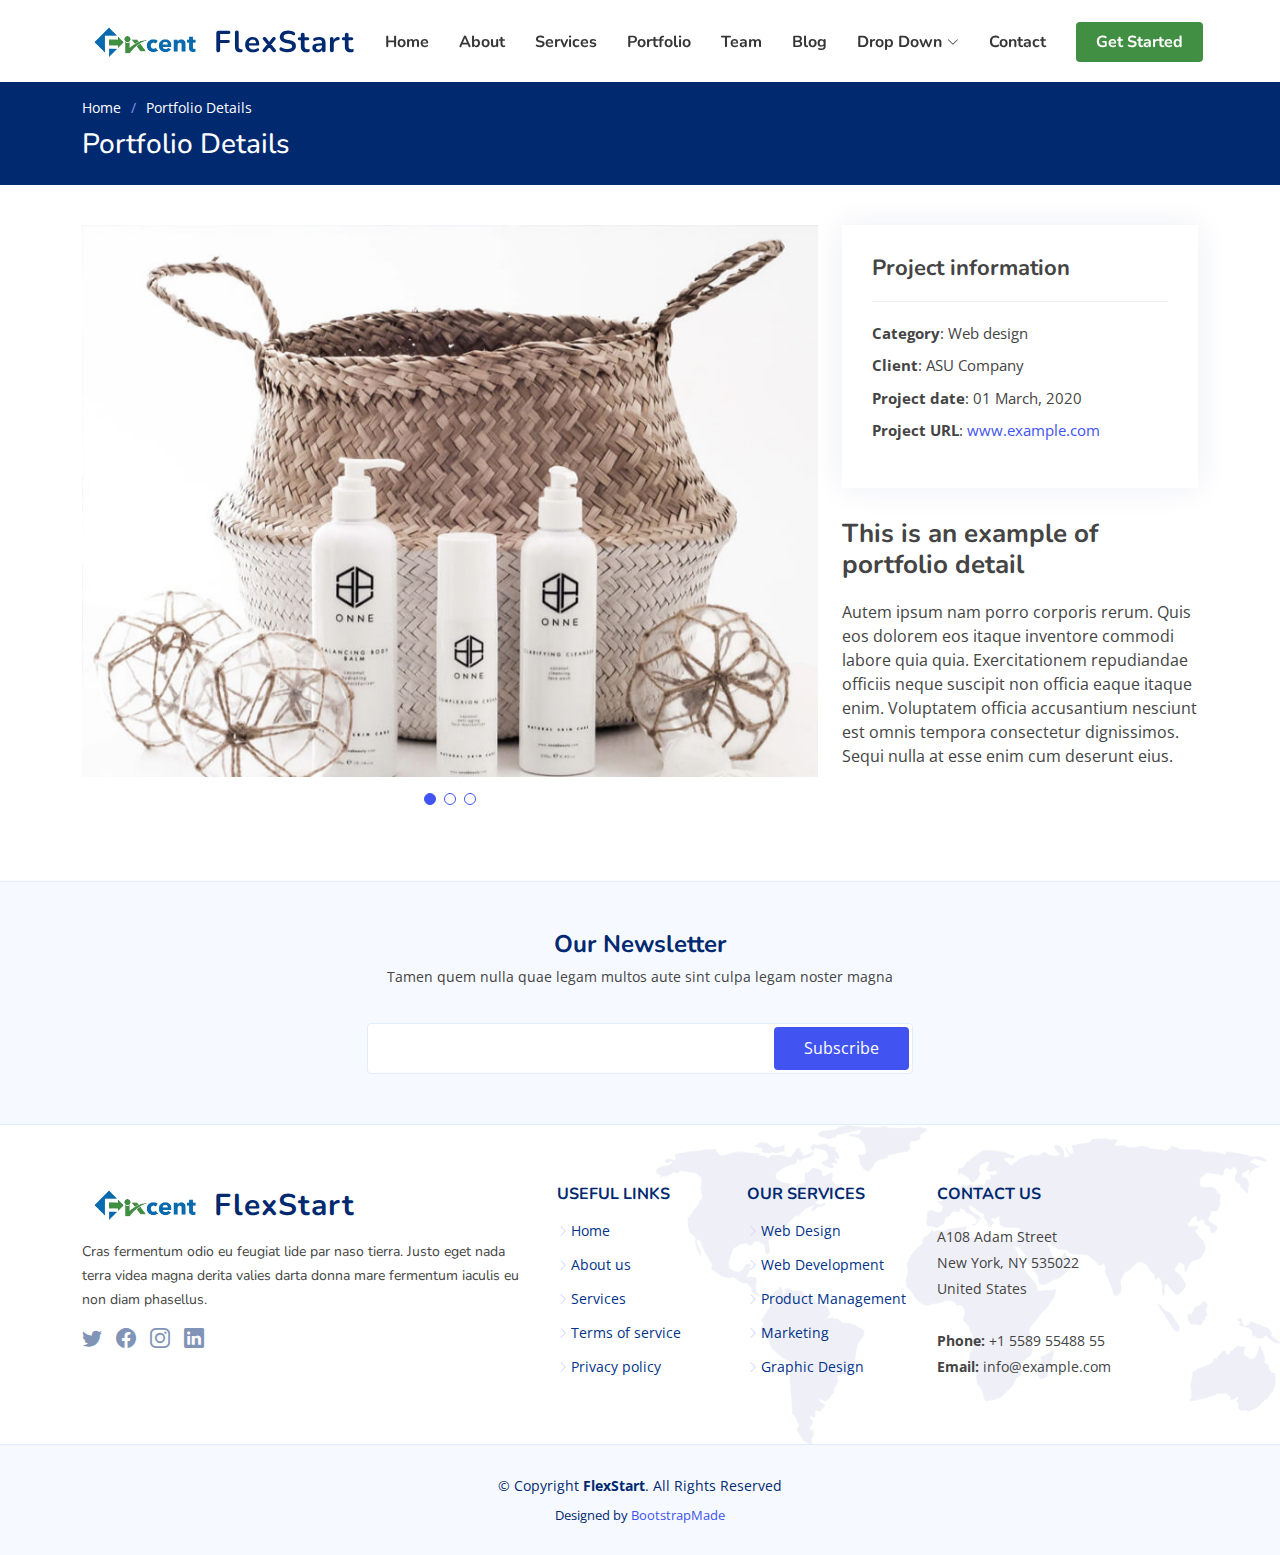
<file: portfolio-details.html>
<!DOCTYPE html>
<html lang="en">

<head>
  <meta charset="utf-8">
  <meta content="width=device-width, initial-scale=1.0" name="viewport">

  <title>Portfolio Details - FlexStart Bootstrap Template</title>
  <meta content="" name="description">
  <meta content="" name="keywords">

  <!-- Favicons -->
  <link href="assets/img/favicon.png" rel="icon">
  <link href="assets/img/apple-touch-icon.png" rel="apple-touch-icon">

  <!-- Google Fonts -->
  <link href="https://fonts.googleapis.com/css?family=Open+Sans:300,300i,400,400i,600,600i,700,700i|Nunito:300,300i,400,400i,600,600i,700,700i|Poppins:300,300i,400,400i,500,500i,600,600i,700,700i" rel="stylesheet">

  <!-- Vendor CSS Files -->
  <link href="assets/vendor/aos/aos.css" rel="stylesheet">
  <link href="assets/vendor/bootstrap/css/bootstrap.min.css" rel="stylesheet">
  <link href="assets/vendor/bootstrap-icons/bootstrap-icons.css" rel="stylesheet">
  <link href="assets/vendor/glightbox/css/glightbox.min.css" rel="stylesheet">
  <link href="assets/vendor/remixicon/remixicon.css" rel="stylesheet">
  <link href="assets/vendor/swiper/swiper-bundle.min.css" rel="stylesheet">

  <!-- Template Main CSS File -->
  <link href="assets/css/style.css" rel="stylesheet">

  <!-- =======================================================
  * Template Name: FlexStart - v1.11.1
  * Template URL: https://bootstrapmade.com/flexstart-bootstrap-startup-template/
  * Author: BootstrapMade.com
  * License: https://bootstrapmade.com/license/
  ======================================================== -->
</head>

<body>

  <!-- ======= Header ======= -->
  <header id="header" class="header fixed-top">
    <div class="container-fluid container-xl d-flex align-items-center justify-content-between">

      <a href="index.html" class="logo d-flex align-items-center">
        <img src="assets/img/logo.png" alt="">
        <span>FlexStart</span>
      </a>

      <nav id="navbar" class="navbar">
        <ul>
          <li><a class="nav-link scrollto " href="#hero">Home</a></li>
          <li><a class="nav-link scrollto" href="#about">About</a></li>
          <li><a class="nav-link scrollto" href="#services">Services</a></li>
          <li><a class="nav-link scrollto" href="#portfolio">Portfolio</a></li>
          <li><a class="nav-link scrollto" href="#team">Team</a></li>
          <li><a href="blog.html">Blog</a></li>
          <li class="dropdown"><a href="#"><span>Drop Down</span> <i class="bi bi-chevron-down"></i></a>
            <ul>
              <li><a href="#">Drop Down 1</a></li>
              <li class="dropdown"><a href="#"><span>Deep Drop Down</span> <i class="bi bi-chevron-right"></i></a>
                <ul>
                  <li><a href="#">Deep Drop Down 1</a></li>
                  <li><a href="#">Deep Drop Down 2</a></li>
                  <li><a href="#">Deep Drop Down 3</a></li>
                  <li><a href="#">Deep Drop Down 4</a></li>
                  <li><a href="#">Deep Drop Down 5</a></li>
                </ul>
              </li>
              <li><a href="#">Drop Down 2</a></li>
              <li><a href="#">Drop Down 3</a></li>
              <li><a href="#">Drop Down 4</a></li>
            </ul>
          </li>
          <li><a class="nav-link scrollto" href="#contact">Contact</a></li>
          <li><a class="getstarted scrollto" href="#about">Get Started</a></li>
        </ul>
        <i class="bi bi-list mobile-nav-toggle"></i>
      </nav><!-- .navbar -->

    </div>
  </header><!-- End Header -->

  <main id="main">

    <!-- ======= Breadcrumbs ======= -->
    <section class="breadcrumbs">
      <div class="container">

        <ol>
          <li><a href="index.html">Home</a></li>
          <li>Portfolio Details</li>
        </ol>
        <h2>Portfolio Details</h2>

      </div>
    </section><!-- End Breadcrumbs -->

    <!-- ======= Portfolio Details Section ======= -->
    <section id="portfolio-details" class="portfolio-details">
      <div class="container">

        <div class="row gy-4">

          <div class="col-lg-8">
            <div class="portfolio-details-slider swiper">
              <div class="swiper-wrapper align-items-center">

                <div class="swiper-slide">
                  <img src="assets/img/portfolio/portfolio-1.jpg" alt="">
                </div>

                <div class="swiper-slide">
                  <img src="assets/img/portfolio/portfolio-2.jpg" alt="">
                </div>

                <div class="swiper-slide">
                  <img src="assets/img/portfolio/portfolio-3.jpg" alt="">
                </div>

              </div>
              <div class="swiper-pagination"></div>
            </div>
          </div>

          <div class="col-lg-4">
            <div class="portfolio-info">
              <h3>Project information</h3>
              <ul>
                <li><strong>Category</strong>: Web design</li>
                <li><strong>Client</strong>: ASU Company</li>
                <li><strong>Project date</strong>: 01 March, 2020</li>
                <li><strong>Project URL</strong>: <a href="#">www.example.com</a></li>
              </ul>
            </div>
            <div class="portfolio-description">
              <h2>This is an example of portfolio detail</h2>
              <p>
                Autem ipsum nam porro corporis rerum. Quis eos dolorem eos itaque inventore commodi labore quia quia. Exercitationem repudiandae officiis neque suscipit non officia eaque itaque enim. Voluptatem officia accusantium nesciunt est omnis tempora consectetur dignissimos. Sequi nulla at esse enim cum deserunt eius.
              </p>
            </div>
          </div>

        </div>

      </div>
    </section><!-- End Portfolio Details Section -->

  </main><!-- End #main -->

  <!-- ======= Footer ======= -->
  <footer id="footer" class="footer">

    <div class="footer-newsletter">
      <div class="container">
        <div class="row justify-content-center">
          <div class="col-lg-12 text-center">
            <h4>Our Newsletter</h4>
            <p>Tamen quem nulla quae legam multos aute sint culpa legam noster magna</p>
          </div>
          <div class="col-lg-6">
            <form action="" method="post">
              <input type="email" name="email"><input type="submit" value="Subscribe">
            </form>
          </div>
        </div>
      </div>
    </div>

    <div class="footer-top">
      <div class="container">
        <div class="row gy-4">
          <div class="col-lg-5 col-md-12 footer-info">
            <a href="index.html" class="logo d-flex align-items-center">
              <img src="assets/img/logo.png" alt="">
              <span>FlexStart</span>
            </a>
            <p>Cras fermentum odio eu feugiat lide par naso tierra. Justo eget nada terra videa magna derita valies darta donna mare fermentum iaculis eu non diam phasellus.</p>
            <div class="social-links mt-3">
              <a href="#" class="twitter"><i class="bi bi-twitter"></i></a>
              <a href="#" class="facebook"><i class="bi bi-facebook"></i></a>
              <a href="#" class="instagram"><i class="bi bi-instagram"></i></a>
              <a href="#" class="linkedin"><i class="bi bi-linkedin"></i></a>
            </div>
          </div>

          <div class="col-lg-2 col-6 footer-links">
            <h4>Useful Links</h4>
            <ul>
              <li><i class="bi bi-chevron-right"></i> <a href="#">Home</a></li>
              <li><i class="bi bi-chevron-right"></i> <a href="#">About us</a></li>
              <li><i class="bi bi-chevron-right"></i> <a href="#">Services</a></li>
              <li><i class="bi bi-chevron-right"></i> <a href="#">Terms of service</a></li>
              <li><i class="bi bi-chevron-right"></i> <a href="#">Privacy policy</a></li>
            </ul>
          </div>

          <div class="col-lg-2 col-6 footer-links">
            <h4>Our Services</h4>
            <ul>
              <li><i class="bi bi-chevron-right"></i> <a href="#">Web Design</a></li>
              <li><i class="bi bi-chevron-right"></i> <a href="#">Web Development</a></li>
              <li><i class="bi bi-chevron-right"></i> <a href="#">Product Management</a></li>
              <li><i class="bi bi-chevron-right"></i> <a href="#">Marketing</a></li>
              <li><i class="bi bi-chevron-right"></i> <a href="#">Graphic Design</a></li>
            </ul>
          </div>

          <div class="col-lg-3 col-md-12 footer-contact text-center text-md-start">
            <h4>Contact Us</h4>
            <p>
              A108 Adam Street <br>
              New York, NY 535022<br>
              United States <br><br>
              <strong>Phone:</strong> +1 5589 55488 55<br>
              <strong>Email:</strong> info@example.com<br>
            </p>

          </div>

        </div>
      </div>
    </div>

    <div class="container">
      <div class="copyright">
        &copy; Copyright <strong><span>FlexStart</span></strong>. All Rights Reserved
      </div>
      <div class="credits">
        <!-- All the links in the footer should remain intact. -->
        <!-- You can delete the links only if you purchased the pro version. -->
        <!-- Licensing information: https://bootstrapmade.com/license/ -->
        <!-- Purchase the pro version with working PHP/AJAX contact form: https://bootstrapmade.com/flexstart-bootstrap-startup-template/ -->
        Designed by <a href="https://bootstrapmade.com/">BootstrapMade</a>
      </div>
    </div>
  </footer><!-- End Footer -->

  <a href="#" class="back-to-top d-flex align-items-center justify-content-center"><i class="bi bi-arrow-up-short"></i></a>

  <!-- Vendor JS Files -->
  <script src="assets/vendor/purecounter/purecounter_vanilla.js"></script>
  <script src="assets/vendor/aos/aos.js"></script>
  <script src="assets/vendor/bootstrap/js/bootstrap.bundle.min.js"></script>
  <script src="assets/vendor/glightbox/js/glightbox.min.js"></script>
  <script src="assets/vendor/isotope-layout/isotope.pkgd.min.js"></script>
  <script src="assets/vendor/swiper/swiper-bundle.min.js"></script>
  <script src="assets/vendor/php-email-form/validate.js"></script>

  <!-- Template Main JS File -->
  <script src="assets/js/main.js"></script>

</body>

</html>
</file>
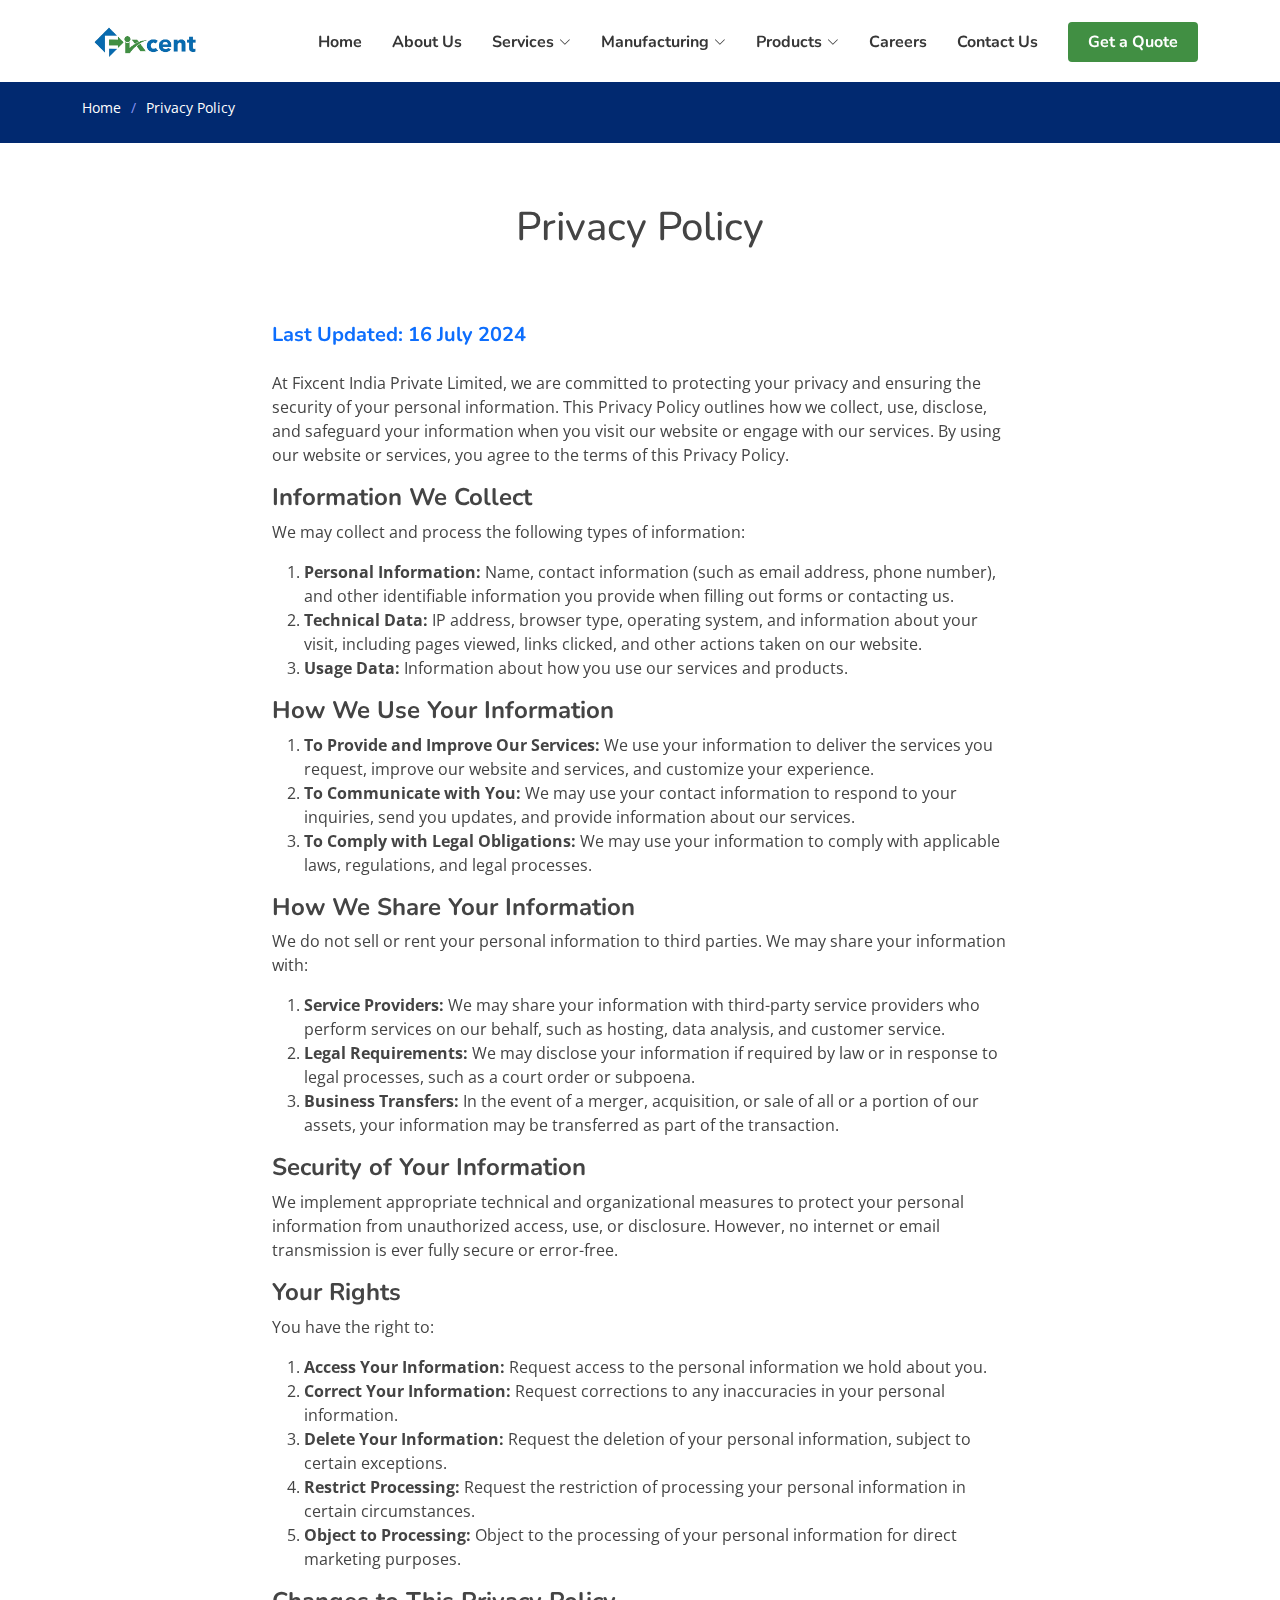
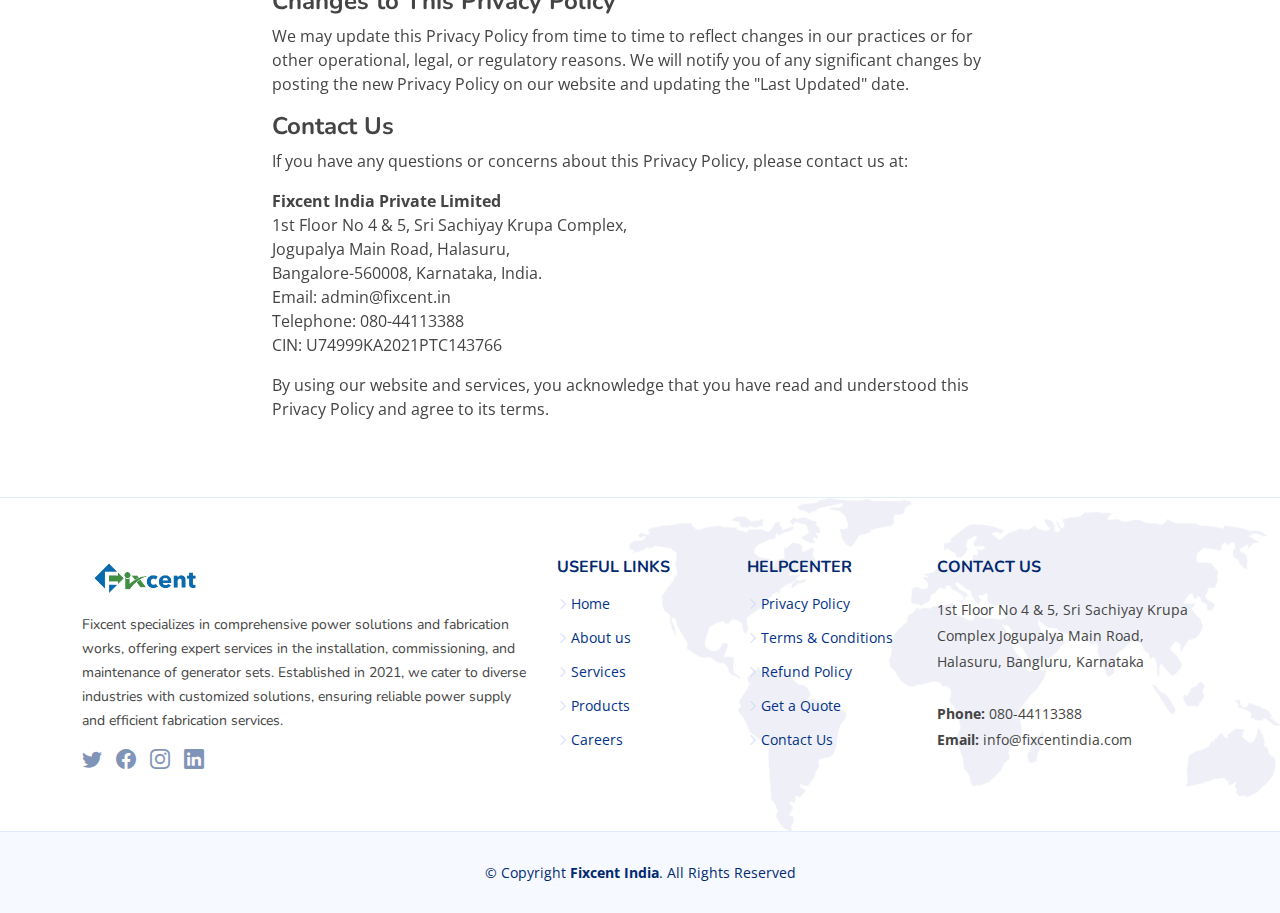
<file: privacypolicy.html>
<!DOCTYPE html>
<html lang="en">

<head>
    <meta charset="utf-8">
    <meta content="width=device-width, initial-scale=1.0" name="viewport">

    <title>Privacy Policy - Fixcent India Private Limited</title>
    <meta content="" name="description">
    <meta content="" name="keywords">

    <!-- Favicons -->
    <link href="assets/img/favicon.png" rel="icon">
    <link href="assets/img/apple-touch-icon.png" rel="apple-touch-icon">

    <!-- Google Fonts -->
    <link
        href="https://fonts.googleapis.com/css?family=Open+Sans:300,300i,400,400i,600,600i,700,700i|Nunito:300,300i,400,400i,600,600i,700,700i|Poppins:300,300i,400,400i,500,500i,600,600i,700,700i"
        rel="stylesheet">

    <!-- Vendor CSS Files -->
    <link href="assets/vendor/aos/aos.css" rel="stylesheet">
    <link href="assets/vendor/bootstrap/css/bootstrap.min.css" rel="stylesheet">
    <link href="assets/vendor/bootstrap-icons/bootstrap-icons.css" rel="stylesheet">
    <link href="assets/vendor/glightbox/css/glightbox.min.css" rel="stylesheet">
    <link href="assets/vendor/remixicon/remixicon.css" rel="stylesheet">
    <link href="assets/vendor/swiper/swiper-bundle.min.css" rel="stylesheet">

    <!-- Template Main CSS File -->
    <link href="assets/css/style.css" rel="stylesheet">

</head>

<body>

    <header id="header" class="header fixed-top">
        <div class="container-fluid container-xl d-flex align-items-center justify-content-between">
            <a href="index.html" class="logo d-flex align-items-center">
                <img src="assets/img/logo.png" alt="" style="width: auto; height: 300;">
            </a>
            <nav id="navbar" class="navbar">
                <ul>
                    <li><a class="nav-link scrollto" href="index.html">Home</a></li>
                    <li><a class="nav-link" href="aboutus.html">About Us</a></li>
                    <li class="dropdown"><a href="services.html"><span>Services</span> <i
                                class="bi bi-chevron-down"></i></a>
                        <ul>
                            <li class="dropdown"><a href="#"><span>Generator Services</span> <i
                                        class="bi bi-chevron-right"></i></a>
                                <ul>
                                    <li><a href="#">Deep Drop Down 1</a></li>
                                    <li><a href="#">Deep Drop Down 2</a></li>
                                    <li><a href="#">Deep Drop Down 3</a></li>
                                    <li><a href="#">Deep Drop Down 4</a></li>
                                    <li><a href="#">Deep Drop Down 5</a></li>
                                </ul>
                            </li>
                            <li class="dropdown"><a href="#"><span>Fabrication Work</span> <i
                                        class="bi bi-chevron-right"></i></a>
                                <ul>
                                    <li><a href="#">Deep Drop Down 1</a></li>
                                    <li><a href="#">Deep Drop Down 2</a></li>
                                    <li><a href="#">Deep Drop Down 3</a></li>
                                    <li><a href="#">Deep Drop Down 4</a></li>
                                    <li><a href="#">Deep Drop Down 5</a></li>
                                </ul>
                            </li>
                            <li class="dropdown"><a href="#"><span>AMC Work</span> <i
                                        class="bi bi-chevron-right"></i></a>
                                <ul>
                                    <li><a href="#">Deep Drop Down 1</a></li>
                                    <li><a href="#">Deep Drop Down 2</a></li>
                                    <li><a href="#">Deep Drop Down 3</a></li>
                                    <li><a href="#">Deep Drop Down 4</a></li>
                                    <li><a href="#">Deep Drop Down 5</a></li>
                                </ul>
                            </li>
                            <li><a href="#">Reparing and Overhandling</a></li>
                        </ul>
                    </li>
                    <li class="dropdown"><a href="manufacturing.html"><span>Manufacturing</span> <i
                                class="bi bi-chevron-down"></i></a>
                        <ul>
                            <li><a href="#">Accoustic Manufacturing</a></li>
                            <!-- <li class="dropdown"><a href="#"><span>Deep Drop Down</span> <i
                                            class="bi bi-chevron-right"></i></a>
                                    <ul>
                                        <li><a href="#">Deep Drop Down 1</a></li>
                                        <li><a href="#">Deep Drop Down 2</a></li>
                                        <li><a href="#">Deep Drop Down 3</a></li>
                                        <li><a href="#">Deep Drop Down 4</a></li>
                                        <li><a href="#">Deep Drop Down 5</a></li>
                                    </ul>
                                </li> -->
                            <li><a href="#">Silencer Manufacturing</a></li>
                            <!-- <li><a href="#">Drop Down 3</a></li>
                                <li><a href="#">Drop Down 4</a></li> -->
                        </ul>
                    </li>
                    <li class="dropdown"><a href="products.html"><span>Products</span> <i
                                class="bi bi-chevron-down"></i></a>
                        <ul>
                            <li><a href="#">Batteries</a></li>
                            <li class="dropdown"><a href="#"><span>Generators</span> <i
                                        class="bi bi-chevron-right"></i></a>
                                <ul>
                                    <li><a href="#">New Generators</a></li>
                                    <li><a href="#">Old Generators</a></li>
                                </ul>
                            </li>
                            <li><a href="#">Diesel</a></li>
                            <li><a href="#">Batteries</a></li>
                            <!-- <li><a href="#">Drop Down 4</a></li> -->
                        </ul>
                    </li>
                    <li><a class="nav-link scrollto" href="careers.html">Careers</a></li>
                    <li><a class="nav-link scrollto" href="contactus.html">Contact Us</a></li>
                    <li><a class="getstarted scrollto" href="getaquote.html">Get a Quote</a></li>
                </ul>
                <i class="bi bi-list mobile-nav-toggle"></i>
            </nav><!-- .navbar -->
        </div>
    </header><!-- End Header -->


    <main id="main">
        <section class="breadcrumbs">
            <div class="container">
                <ol>
                    <li><a href="index.html">Home</a></li>
                    <li>Privacy Policy</li>
                </ol>
            </div>
        </section>
        <section id="portfolio" class="portfolio">
            <div class="container" data-aos="fade-up">
                <header class="section-header">
                    <h1>Privacy Policy</h1>
                    <!-- <p>Privacy Policy</p> -->
                </header>
                <div class="row justify-content-center">
                    <div class="col-md-8 align-self-center">
                        <h4 class="text-primary my-4 fs-5 fw-bold">Last Updated: 16 July 2024</h4>
                        <p class="fs-6 mb-3">At Fixcent India Private Limited, we are committed to protecting your
                            privacy
                            and ensuring the security of your personal information. This Privacy Policy outlines how we
                            collect, use, disclose, and safeguard your information when you visit our website or engage
                            with
                            our services. By using our website or services, you agree to the terms of this Privacy
                            Policy.
                        </p>

                        <h4 class="fs-13 fw-bold">Information We Collect</h4>
                        <p class="fs-6 mb-3">We may collect and process the following types of information:</p>
                        <ol class="fs-6 mb-3">
                            <li><strong>Personal Information:</strong> Name, contact information (such as email address,
                                phone number), and other identifiable information you provide when filling out forms or
                                contacting us.</li>
                            <li><strong>Technical Data:</strong> IP address, browser type, operating system, and
                                information
                                about your visit, including pages viewed, links clicked, and other actions taken on our
                                website.</li>
                            <li><strong>Usage Data:</strong> Information about how you use our services and products.
                            </li>
                        </ol>

                        <h4 class="fs-13 fw-bold">How We Use Your Information</h4>
                        <ol class="fs-6 mb-3">
                            <li><strong>To Provide and Improve Our Services:</strong> We use your information to deliver
                                the
                                services you request, improve our website and services, and customize your experience.
                            </li>
                            <li><strong>To Communicate with You:</strong> We may use your contact information to respond
                                to
                                your inquiries, send you updates, and provide information about our services.</li>
                            <li><strong>To Comply with Legal Obligations:</strong> We may use your information to comply
                                with applicable laws, regulations, and legal processes.</li>
                        </ol>

                        <h4 class="fs-13 fw-bold">How We Share Your Information</h4>
                        <p class="fs-6 mb-3">We do not sell or rent your personal information to third parties. We may
                            share
                            your information with:</p>
                        <ol class="fs-6 mb-3">
                            <li><strong>Service Providers:</strong> We may share your information with third-party
                                service
                                providers who perform services on our behalf, such as hosting, data analysis, and
                                customer
                                service.</li>
                            <li><strong>Legal Requirements:</strong> We may disclose your information if required by law
                                or
                                in response to legal processes, such as a court order or subpoena.</li>
                            <li><strong>Business Transfers:</strong> In the event of a merger, acquisition, or sale of
                                all
                                or a portion of our assets, your information may be transferred as part of the
                                transaction.
                            </li>
                        </ol>

                        <h4 class="fs-13 fw-bold">Security of Your Information</h4>
                        <p class="fs-6 mb-3">We implement appropriate technical and organizational measures to protect
                            your
                            personal information from unauthorized access, use, or disclosure. However, no internet or
                            email
                            transmission is ever fully secure or error-free.</p>

                        <h4 class="fs-13 fw-bold">Your Rights</h4>
                        <p class="fs-6 mb-3">You have the right to:</p>
                        <ol class="fs-6 mb-3">
                            <li><strong>Access Your Information:</strong> Request access to the personal information we
                                hold
                                about you.</li>
                            <li><strong>Correct Your Information:</strong> Request corrections to any inaccuracies in
                                your
                                personal information.</li>
                            <li><strong>Delete Your Information:</strong> Request the deletion of your personal
                                information,
                                subject to certain exceptions.</li>
                            <li><strong>Restrict Processing:</strong> Request the restriction of processing your
                                personal
                                information in certain circumstances.</li>
                            <li><strong>Object to Processing:</strong> Object to the processing of your personal
                                information
                                for direct marketing purposes.</li>
                        </ol>

                        <h4 class="fs-13 fw-bold">Changes to This Privacy Policy</h4>
                        <p class="fs-6 mb-3">We may update this Privacy Policy from time to time to reflect changes in
                            our
                            practices or for other operational, legal, or regulatory reasons. We will notify you of any
                            significant changes by posting the new Privacy Policy on our website and updating the "Last
                            Updated" date.</p>

                        <h4 class="fs-13 fw-bold">Contact Us</h4>
                        <p class="fs-6 mb-3">If you have any questions or concerns about this Privacy Policy, please
                            contact
                            us at:</p>
                        <p class="fs-6 mb-3">
                            <strong>Fixcent India Private Limited</strong><br>
                            1st Floor No 4 & 5, Sri Sachiyay Krupa Complex,<br>
                            Jogupalya Main Road, Halasuru,<br>
                            Bangalore-560008, Karnataka, India.<br>
                            Email: admin@fixcent.in<br>
                            Telephone: 080-44113388<br>
                            CIN: U74999KA2021PTC143766
                        </p>
                        <p class="fs-6">By using our website and services, you acknowledge that you have read and
                            understood
                            this Privacy Policy and agree to its terms.</p>
                    </div>
                </div>
        </section>
    </main>


    <footer id="footer" class="footer">

        <!-- <div class="footer-newsletter">
          <div class="container">
            <div class="row justify-content-center">
              <div class="col-lg-12 text-center">
                <h4>Our Newsletter</h4>
                <p>Tamen quem nulla quae legam multos aute sint culpa legam noster magna</p>
              </div>
              <div class="col-lg-6">
                <form action="" method="post">
                  <input type="email" name="email"><input type="submit" value="Subscribe">
                </form>
              </div>
            </div>
          </div>
        </div> -->

        <div class="footer-top">
            <div class="container">
                <div class="row gy-4">
                    <div class="col-lg-5 col-md-12 footer-info">
                        <a href="index.html" class="logo d-flex align-items-center">
                            <img src="assets/img/logo.png" alt="" style="width: auto; height: 200px;">
                            <!-- <span>FlexStart</span> -->
                        </a>
                        <p>Fixcent specializes in comprehensive power solutions and fabrication works, offering expert
                            services in
                            the installation, commissioning, and maintenance of generator sets. Established in 2021, we
                            cater to
                            diverse industries with customized solutions, ensuring reliable power supply and efficient
                            fabrication
                            services.</p>
                        <div class="social-links mt-3">
                            <a href="#" class="twitter"><i class="bi bi-twitter"></i></a>
                            <a href="#" class="facebook"><i class="bi bi-facebook"></i></a>
                            <a href="#" class="instagram"><i class="bi bi-instagram"></i></a>
                            <a href="#" class="linkedin"><i class="bi bi-linkedin"></i></a>
                        </div>
                    </div>

                    <div class="col-lg-2 col-6 footer-links">
                        <h4>Useful Links</h4>
                        <ul>
                            <li><i class="bi bi-chevron-right"></i> <a href="index.html">Home</a></li>
                            <li><i class="bi bi-chevron-right"></i> <a href="aboutus.html">About us</a></li>
                            <li><i class="bi bi-chevron-right"></i> <a href="services.html">Services</a></li>
                            <li><i class="bi bi-chevron-right"></i> <a href="products.html">Products</a></li>
                            <li><i class="bi bi-chevron-right"></i> <a href="careers.html">Careers</a></li>
                        </ul>
                    </div>

                    <div class="col-lg-2 col-6 footer-links">
                        <h4>Helpcenter</h4>
                        <ul>
                            <li><i class="bi bi-chevron-right"></i> <a href="privacypolicy.html">Privacy Policy</a></li>
                            <li><i class="bi bi-chevron-right"></i> <a href="terms&conditions.html">Terms &
                                    Conditions</a>
                            </li>
                            <li><i class="bi bi-chevron-right"></i> <a href="refundpolicy.html">Refund Policy</a></li>
                            <li><i class="bi bi-chevron-right"></i> <a href="geta">Get a Quote</a></li>
                            <li><i class="bi bi-chevron-right"></i> <a href="contactus.html">Contact Us</a></li>
                        </ul>
                    </div>

                    <div class="col-lg-3 col-md-12 footer-contact text-center text-md-start">
                        <h4>Contact Us</h4>
                        <p>
                            1st Floor No 4 & 5, Sri Sachiyay Krupa Complex Jogupalya Main Road, Halasuru, Bangluru,
                            Karnataka <br><br>
                            <strong>Phone:</strong> 080-44113388<br>
                            <strong>Email:</strong> info@fixcentindia.com<br>
                        </p>
                    </div>
                </div>
            </div>
        </div>

        <div class="container">
            <div class="copyright">
                &copy; Copyright <strong><span>Fixcent India</span></strong>. All Rights Reserved
            </div>
            <!-- <div class="credits"> -->
            <!-- All the links in the footer should remain intact. -->
            <!-- You can delete the links only if you purchased the pro version. -->
            <!-- Licensing information: https://bootstrapmade.com/license/ -->
            <!-- Purchase the pro version with working PHP/AJAX contact form: https://bootstrapmade.com/flexstart-bootstrap-startup-template/ -->
            <!-- Designed by <a href="https://bootstrapmade.com/">BootstrapMade</a> -->
            <!-- </div> -->
        </div>
    </footer><!-- End Footer -->

    <!-- Optional JavaScript; choose one of the two! -->
    <!-- Option 1: Bootstrap Bundle with Popper -->
    <script src="https://cdn.jsdelivr.net/npm/@popperjs/core@2.11.6/dist/umd/popper.min.js"></script>
    <script src="https://cdn.jsdelivr.net/npm/bootstrap@5.3.0/dist/js/bootstrap.min.js"></script>

    <!-- Option 2: Separate Popper and Bootstrap JS -->
    <!-- <script src="https://cdn.jsdelivr.net/npm/@popperjs/core@2.11.6/dist/umd/popper.min.js"></script>
    <script src="https://cdn.jsdelivr.net/npm/bootstrap@5.3.0/dist/js/bootstrap.min.js"></script> -->

</body>

</html>

<a href="#" class="back-to-top d-flex align-items-center justify-content-center"><i
        class="bi bi-arrow-up-short"></i></a>

<!-- Vendor JS Files -->
<script src="assets/vendor/purecounter/purecounter_vanilla.js"></script>
<script src="assets/vendor/aos/aos.js"></script>
<script src="assets/vendor/bootstrap/js/bootstrap.bundle.min.js"></script>
<script src="assets/vendor/glightbox/js/glightbox.min.js"></script>
<script src="assets/vendor/isotope-layout/isotope.pkgd.min.js"></script>
<script src="assets/vendor/swiper/swiper-bundle.min.js"></script>
<script src="assets/vendor/php-email-form/validate.js"></script>

<!-- Template Main JS File -->
<script src="assets/js/main.js"></script>

</body>

</html>
</file>
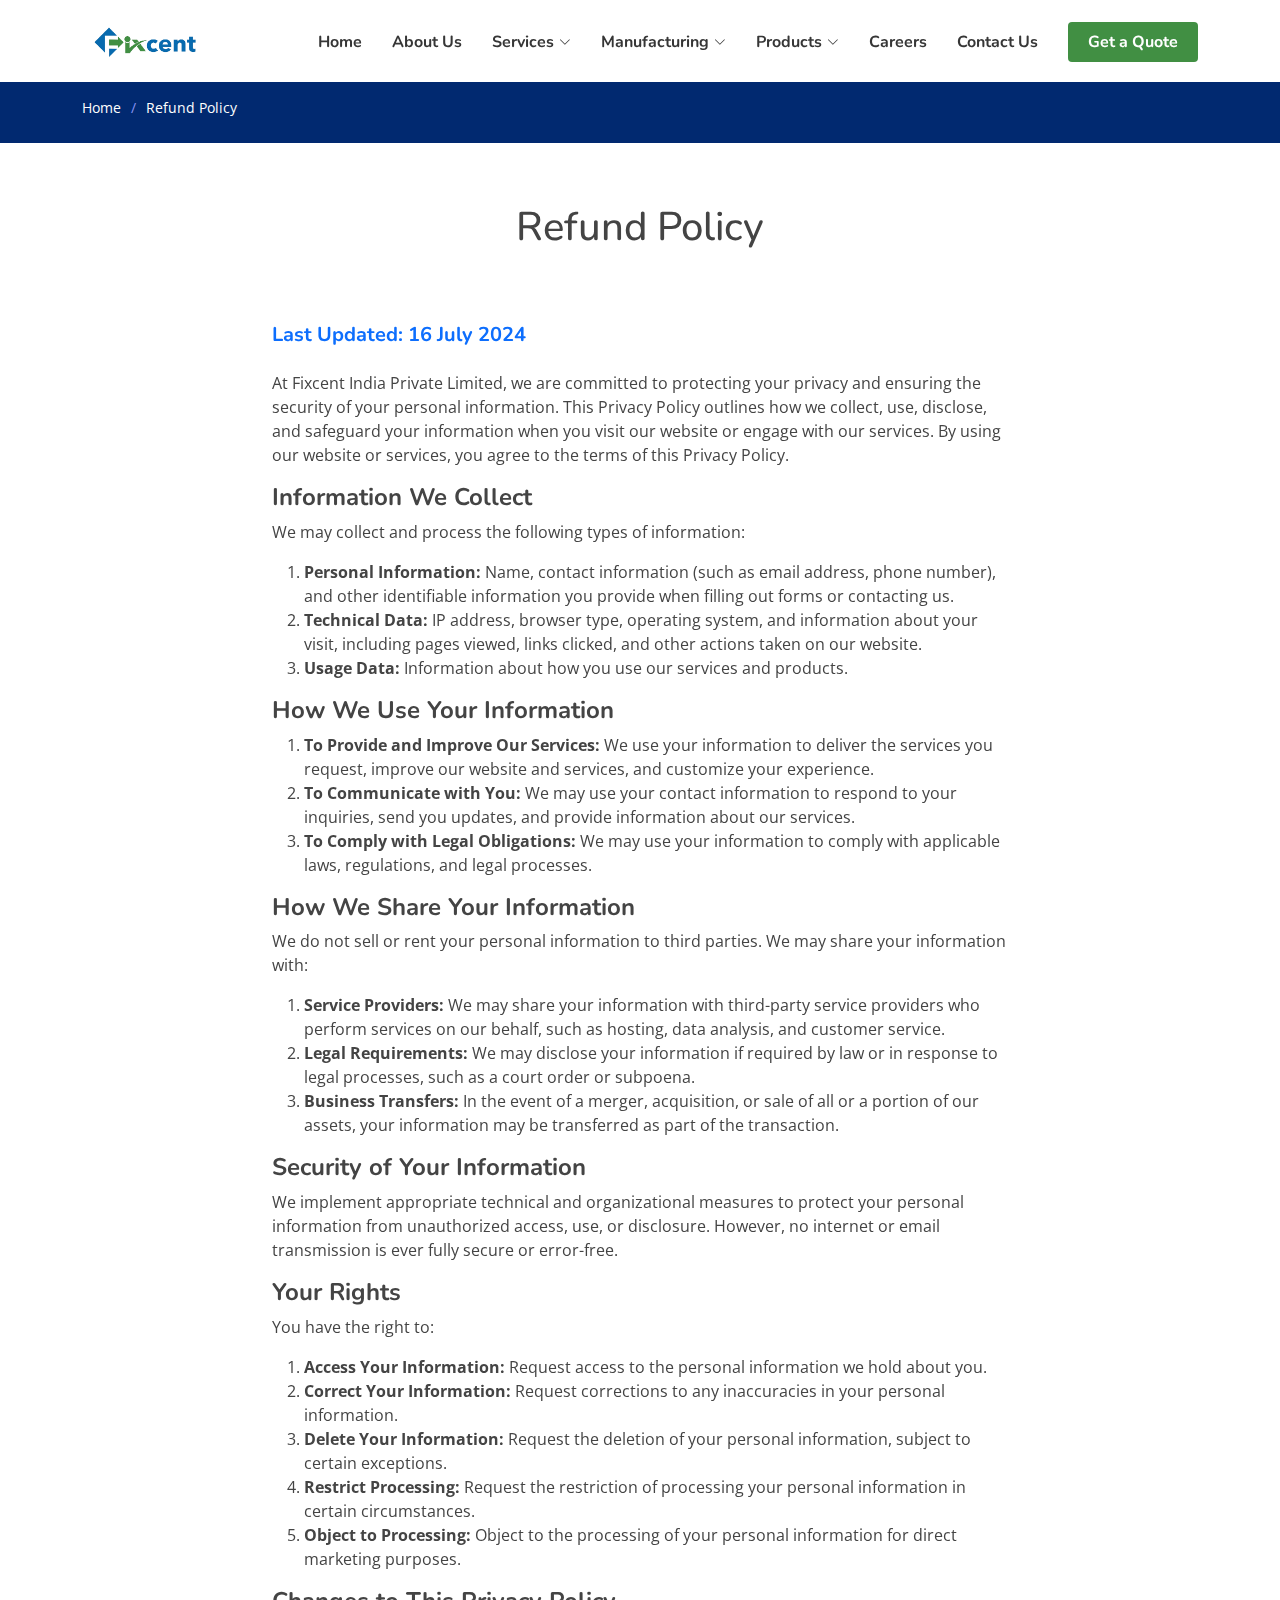
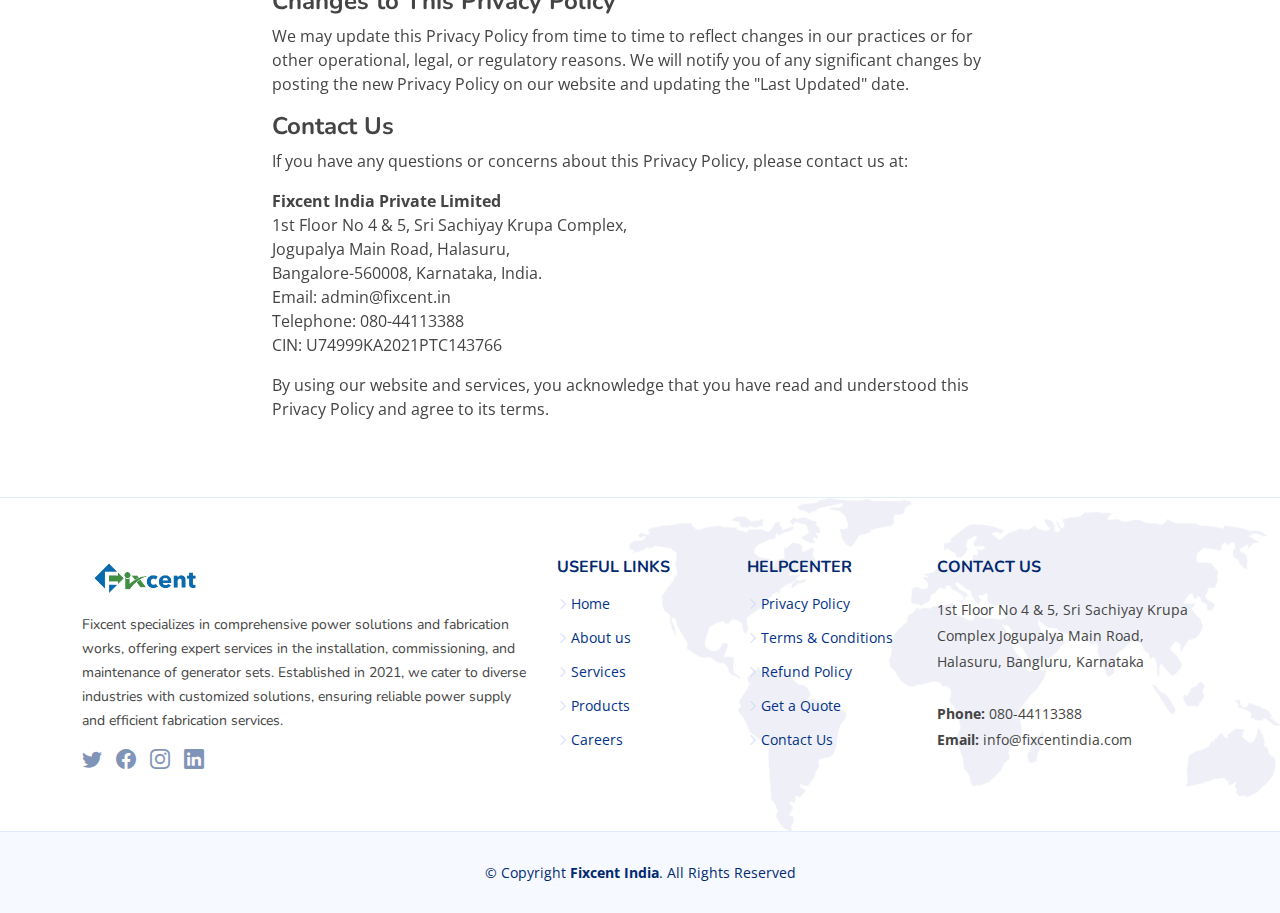
<file: refundpolicy.html>
<!DOCTYPE html>
<html lang="en">

<head>
    <meta charset="utf-8">
    <meta content="width=device-width, initial-scale=1.0" name="viewport">

    <title>Refund Policy - Fixcent India Private Limited</title>
    <meta content="" name="description">
    <meta content="" name="keywords">

    <!-- Favicons -->
    <link href="assets/img/favicon.png" rel="icon">
    <link href="assets/img/apple-touch-icon.png" rel="apple-touch-icon">

    <!-- Google Fonts -->
    <link
        href="https://fonts.googleapis.com/css?family=Open+Sans:300,300i,400,400i,600,600i,700,700i|Nunito:300,300i,400,400i,600,600i,700,700i|Poppins:300,300i,400,400i,500,500i,600,600i,700,700i"
        rel="stylesheet">

    <!-- Vendor CSS Files -->
    <link href="assets/vendor/aos/aos.css" rel="stylesheet">
    <link href="assets/vendor/bootstrap/css/bootstrap.min.css" rel="stylesheet">
    <link href="assets/vendor/bootstrap-icons/bootstrap-icons.css" rel="stylesheet">
    <link href="assets/vendor/glightbox/css/glightbox.min.css" rel="stylesheet">
    <link href="assets/vendor/remixicon/remixicon.css" rel="stylesheet">
    <link href="assets/vendor/swiper/swiper-bundle.min.css" rel="stylesheet">

    <!-- Template Main CSS File -->
    <link href="assets/css/style.css" rel="stylesheet">

</head>

<body>

    <header id="header" class="header fixed-top">
        <div class="container-fluid container-xl d-flex align-items-center justify-content-between">
            <a href="index.html" class="logo d-flex align-items-center">
                <img src="assets/img/logo.png" alt="" style="width: auto; height: 300;">
            </a>
            <nav id="navbar" class="navbar">
                <ul>
                    <li><a class="nav-link scrollto" href="index.html">Home</a></li>
                    <li><a class="nav-link" href="aboutus.html">About Us</a></li>
                    <li class="dropdown"><a href="services.html"><span>Services</span> <i
                                class="bi bi-chevron-down"></i></a>
                        <ul>
                            <li class="dropdown"><a href="#"><span>Generator Services</span> <i
                                        class="bi bi-chevron-right"></i></a>
                                <ul>
                                    <li><a href="#">Deep Drop Down 1</a></li>
                                    <li><a href="#">Deep Drop Down 2</a></li>
                                    <li><a href="#">Deep Drop Down 3</a></li>
                                    <li><a href="#">Deep Drop Down 4</a></li>
                                    <li><a href="#">Deep Drop Down 5</a></li>
                                </ul>
                            </li>
                            <li class="dropdown"><a href="#"><span>Fabrication Work</span> <i
                                        class="bi bi-chevron-right"></i></a>
                                <ul>
                                    <li><a href="#">Deep Drop Down 1</a></li>
                                    <li><a href="#">Deep Drop Down 2</a></li>
                                    <li><a href="#">Deep Drop Down 3</a></li>
                                    <li><a href="#">Deep Drop Down 4</a></li>
                                    <li><a href="#">Deep Drop Down 5</a></li>
                                </ul>
                            </li>
                            <li class="dropdown"><a href="#"><span>AMC Work</span> <i
                                        class="bi bi-chevron-right"></i></a>
                                <ul>
                                    <li><a href="#">Deep Drop Down 1</a></li>
                                    <li><a href="#">Deep Drop Down 2</a></li>
                                    <li><a href="#">Deep Drop Down 3</a></li>
                                    <li><a href="#">Deep Drop Down 4</a></li>
                                    <li><a href="#">Deep Drop Down 5</a></li>
                                </ul>
                            </li>
                            <li><a href="#">Reparing and Overhandling</a></li>
                        </ul>
                    </li>
                    <li class="dropdown"><a href="manufacturing.html"><span>Manufacturing</span> <i
                                class="bi bi-chevron-down"></i></a>
                        <ul>
                            <li><a href="#">Accoustic Manufacturing</a></li>
                            <!-- <li class="dropdown"><a href="#"><span>Deep Drop Down</span> <i
                                            class="bi bi-chevron-right"></i></a>
                                    <ul>
                                        <li><a href="#">Deep Drop Down 1</a></li>
                                        <li><a href="#">Deep Drop Down 2</a></li>
                                        <li><a href="#">Deep Drop Down 3</a></li>
                                        <li><a href="#">Deep Drop Down 4</a></li>
                                        <li><a href="#">Deep Drop Down 5</a></li>
                                    </ul>
                                </li> -->
                            <li><a href="#">Silencer Manufacturing</a></li>
                            <!-- <li><a href="#">Drop Down 3</a></li>
                                <li><a href="#">Drop Down 4</a></li> -->
                        </ul>
                    </li>
                    <li class="dropdown"><a href="products.html"><span>Products</span> <i
                                class="bi bi-chevron-down"></i></a>
                        <ul>
                            <li><a href="#">Batteries</a></li>
                            <li class="dropdown"><a href="#"><span>Generators</span> <i
                                        class="bi bi-chevron-right"></i></a>
                                <ul>
                                    <li><a href="#">New Generators</a></li>
                                    <li><a href="#">Old Generators</a></li>
                                </ul>
                            </li>
                            <li><a href="#">Diesel</a></li>
                            <li><a href="#">Batteries</a></li>
                            <!-- <li><a href="#">Drop Down 4</a></li> -->
                        </ul>
                    </li>
                    <li><a class="nav-link scrollto" href="careers.html">Careers</a></li>
                    <li><a class="nav-link scrollto" href="contactus.html">Contact Us</a></li>
                    <li><a class="getstarted scrollto" href="getaquote.html">Get a Quote</a></li>
                </ul>
                <i class="bi bi-list mobile-nav-toggle"></i>
            </nav><!-- .navbar -->
        </div>
    </header><!-- End Header -->

    <main id="main">
        <section class="breadcrumbs">
            <div class="container">
                <ol>
                    <li><a href="index.html">Home</a></li>
                    <li>Refund Policy</li>
                </ol>
            </div>
        </section>
        <section id="portfolio" class="portfolio">
            <div class="container" data-aos="fade-up">
                <header class="section-header">
                    <h1>Refund Policy</h1>
                    <!-- <p>Privacy Policy</p> -->
                </header>
                <div class="row justify-content-center">
                    <div class="col-md-8 align-self-center">
                        <h4 class="text-primary my-4 fs-5 fw-bold">Last Updated: 16 July 2024</h4>
                        <p class="fs-6 mb-3">At Fixcent India Private Limited, we are committed to protecting your
                            privacy
                            and ensuring the security of your personal information. This Privacy Policy outlines how we
                            collect, use, disclose, and safeguard your information when you visit our website or engage
                            with
                            our services. By using our website or services, you agree to the terms of this Privacy
                            Policy.
                        </p>

                        <h4 class="fs-13 fw-bold">Information We Collect</h4>
                        <p class="fs-6 mb-3">We may collect and process the following types of information:</p>
                        <ol class="fs-6 mb-3">
                            <li><strong>Personal Information:</strong> Name, contact information (such as email address,
                                phone number), and other identifiable information you provide when filling out forms or
                                contacting us.</li>
                            <li><strong>Technical Data:</strong> IP address, browser type, operating system, and
                                information
                                about your visit, including pages viewed, links clicked, and other actions taken on our
                                website.</li>
                            <li><strong>Usage Data:</strong> Information about how you use our services and products.
                            </li>
                        </ol>

                        <h4 class="fs-13 fw-bold">How We Use Your Information</h4>
                        <ol class="fs-6 mb-3">
                            <li><strong>To Provide and Improve Our Services:</strong> We use your information to deliver
                                the
                                services you request, improve our website and services, and customize your experience.
                            </li>
                            <li><strong>To Communicate with You:</strong> We may use your contact information to respond
                                to
                                your inquiries, send you updates, and provide information about our services.</li>
                            <li><strong>To Comply with Legal Obligations:</strong> We may use your information to comply
                                with applicable laws, regulations, and legal processes.</li>
                        </ol>

                        <h4 class="fs-13 fw-bold">How We Share Your Information</h4>
                        <p class="fs-6 mb-3">We do not sell or rent your personal information to third parties. We may
                            share
                            your information with:</p>
                        <ol class="fs-6 mb-3">
                            <li><strong>Service Providers:</strong> We may share your information with third-party
                                service
                                providers who perform services on our behalf, such as hosting, data analysis, and
                                customer
                                service.</li>
                            <li><strong>Legal Requirements:</strong> We may disclose your information if required by law
                                or
                                in response to legal processes, such as a court order or subpoena.</li>
                            <li><strong>Business Transfers:</strong> In the event of a merger, acquisition, or sale of
                                all
                                or a portion of our assets, your information may be transferred as part of the
                                transaction.
                            </li>
                        </ol>

                        <h4 class="fs-13 fw-bold">Security of Your Information</h4>
                        <p class="fs-6 mb-3">We implement appropriate technical and organizational measures to protect
                            your
                            personal information from unauthorized access, use, or disclosure. However, no internet or
                            email
                            transmission is ever fully secure or error-free.</p>

                        <h4 class="fs-13 fw-bold">Your Rights</h4>
                        <p class="fs-6 mb-3">You have the right to:</p>
                        <ol class="fs-6 mb-3">
                            <li><strong>Access Your Information:</strong> Request access to the personal information we
                                hold
                                about you.</li>
                            <li><strong>Correct Your Information:</strong> Request corrections to any inaccuracies in
                                your
                                personal information.</li>
                            <li><strong>Delete Your Information:</strong> Request the deletion of your personal
                                information,
                                subject to certain exceptions.</li>
                            <li><strong>Restrict Processing:</strong> Request the restriction of processing your
                                personal
                                information in certain circumstances.</li>
                            <li><strong>Object to Processing:</strong> Object to the processing of your personal
                                information
                                for direct marketing purposes.</li>
                        </ol>

                        <h4 class="fs-13 fw-bold">Changes to This Privacy Policy</h4>
                        <p class="fs-6 mb-3">We may update this Privacy Policy from time to time to reflect changes in
                            our
                            practices or for other operational, legal, or regulatory reasons. We will notify you of any
                            significant changes by posting the new Privacy Policy on our website and updating the "Last
                            Updated" date.</p>

                        <h4 class="fs-13 fw-bold">Contact Us</h4>
                        <p class="fs-6 mb-3">If you have any questions or concerns about this Privacy Policy, please
                            contact
                            us at:</p>
                        <p class="fs-6 mb-3">
                            <strong>Fixcent India Private Limited</strong><br>
                            1st Floor No 4 & 5, Sri Sachiyay Krupa Complex,<br>
                            Jogupalya Main Road, Halasuru,<br>
                            Bangalore-560008, Karnataka, India.<br>
                            Email: admin@fixcent.in<br>
                            Telephone: 080-44113388<br>
                            CIN: U74999KA2021PTC143766
                        </p>
                        <p class="fs-6">By using our website and services, you acknowledge that you have read and
                            understood
                            this Privacy Policy and agree to its terms.</p>
                    </div>
                </div>
        </section>
    </main>


    <footer id="footer" class="footer">

        <!-- <div class="footer-newsletter">
          <div class="container">
            <div class="row justify-content-center">
              <div class="col-lg-12 text-center">
                <h4>Our Newsletter</h4>
                <p>Tamen quem nulla quae legam multos aute sint culpa legam noster magna</p>
              </div>
              <div class="col-lg-6">
                <form action="" method="post">
                  <input type="email" name="email"><input type="submit" value="Subscribe">
                </form>
              </div>
            </div>
          </div>
        </div> -->

        <div class="footer-top">
            <div class="container">
                <div class="row gy-4">
                    <div class="col-lg-5 col-md-12 footer-info">
                        <a href="index.html" class="logo d-flex align-items-center">
                            <img src="assets/img/logo.png" alt="" style="width: auto; height: 200px;">
                            <!-- <span>FlexStart</span> -->
                        </a>
                        <p>Fixcent specializes in comprehensive power solutions and fabrication works, offering expert
                            services in
                            the installation, commissioning, and maintenance of generator sets. Established in 2021, we
                            cater to
                            diverse industries with customized solutions, ensuring reliable power supply and efficient
                            fabrication
                            services.</p>
                        <div class="social-links mt-3">
                            <a href="#" class="twitter"><i class="bi bi-twitter"></i></a>
                            <a href="#" class="facebook"><i class="bi bi-facebook"></i></a>
                            <a href="#" class="instagram"><i class="bi bi-instagram"></i></a>
                            <a href="#" class="linkedin"><i class="bi bi-linkedin"></i></a>
                        </div>
                    </div>

                    <div class="col-lg-2 col-6 footer-links">
                        <h4>Useful Links</h4>
                        <ul>
                            <li><i class="bi bi-chevron-right"></i> <a href="index.html">Home</a></li>
                            <li><i class="bi bi-chevron-right"></i> <a href="aboutus.html">About us</a></li>
                            <li><i class="bi bi-chevron-right"></i> <a href="services.html">Services</a></li>
                            <li><i class="bi bi-chevron-right"></i> <a href="products.html">Products</a></li>
                            <li><i class="bi bi-chevron-right"></i> <a href="careers.html">Careers</a></li>
                        </ul>
                    </div>

                    <div class="col-lg-2 col-6 footer-links">
                        <h4>Helpcenter</h4>
                        <ul>
                            <li><i class="bi bi-chevron-right"></i> <a href="privacypolicy.html">Privacy Policy</a></li>
                            <li><i class="bi bi-chevron-right"></i> <a href="terms&conditions.html">Terms &
                                    Conditions</a>
                            </li>
                            <li><i class="bi bi-chevron-right"></i> <a href="refundpolicy.html">Refund Policy</a></li>
                            <li><i class="bi bi-chevron-right"></i> <a href="geta">Get a Quote</a></li>
                            <li><i class="bi bi-chevron-right"></i> <a href="contactus.html">Contact Us</a></li>
                        </ul>
                    </div>

                    <div class="col-lg-3 col-md-12 footer-contact text-center text-md-start">
                        <h4>Contact Us</h4>
                        <p>
                            1st Floor No 4 & 5, Sri Sachiyay Krupa Complex Jogupalya Main Road, Halasuru, Bangluru,
                            Karnataka <br><br>
                            <strong>Phone:</strong> 080-44113388<br>
                            <strong>Email:</strong> info@fixcentindia.com<br>
                        </p>
                    </div>
                </div>
            </div>
        </div>

        <div class="container">
            <div class="copyright">
                &copy; Copyright <strong><span>Fixcent India</span></strong>. All Rights Reserved
            </div>
            <!-- <div class="credits"> -->
            <!-- All the links in the footer should remain intact. -->
            <!-- You can delete the links only if you purchased the pro version. -->
            <!-- Licensing information: https://bootstrapmade.com/license/ -->
            <!-- Purchase the pro version with working PHP/AJAX contact form: https://bootstrapmade.com/flexstart-bootstrap-startup-template/ -->
            <!-- Designed by <a href="https://bootstrapmade.com/">BootstrapMade</a> -->
            <!-- </div> -->
        </div>
    </footer><!-- End Footer -->

    <!-- Optional JavaScript; choose one of the two! -->
    <!-- Option 1: Bootstrap Bundle with Popper -->
    <script src="https://cdn.jsdelivr.net/npm/@popperjs/core@2.11.6/dist/umd/popper.min.js"></script>
    <script src="https://cdn.jsdelivr.net/npm/bootstrap@5.3.0/dist/js/bootstrap.min.js"></script>

    <!-- Option 2: Separate Popper and Bootstrap JS -->
    <!-- <script src="https://cdn.jsdelivr.net/npm/@popperjs/core@2.11.6/dist/umd/popper.min.js"></script>
    <script src="https://cdn.jsdelivr.net/npm/bootstrap@5.3.0/dist/js/bootstrap.min.js"></script> -->

</body>

</html>

<a href="#" class="back-to-top d-flex align-items-center justify-content-center"><i
        class="bi bi-arrow-up-short"></i></a>

<!-- Vendor JS Files -->
<script src="assets/vendor/purecounter/purecounter_vanilla.js"></script>
<script src="assets/vendor/aos/aos.js"></script>
<script src="assets/vendor/bootstrap/js/bootstrap.bundle.min.js"></script>
<script src="assets/vendor/glightbox/js/glightbox.min.js"></script>
<script src="assets/vendor/isotope-layout/isotope.pkgd.min.js"></script>
<script src="assets/vendor/swiper/swiper-bundle.min.js"></script>
<script src="assets/vendor/php-email-form/validate.js"></script>

<!-- Template Main JS File -->
<script src="assets/js/main.js"></script>

</body>

</html>
</file>
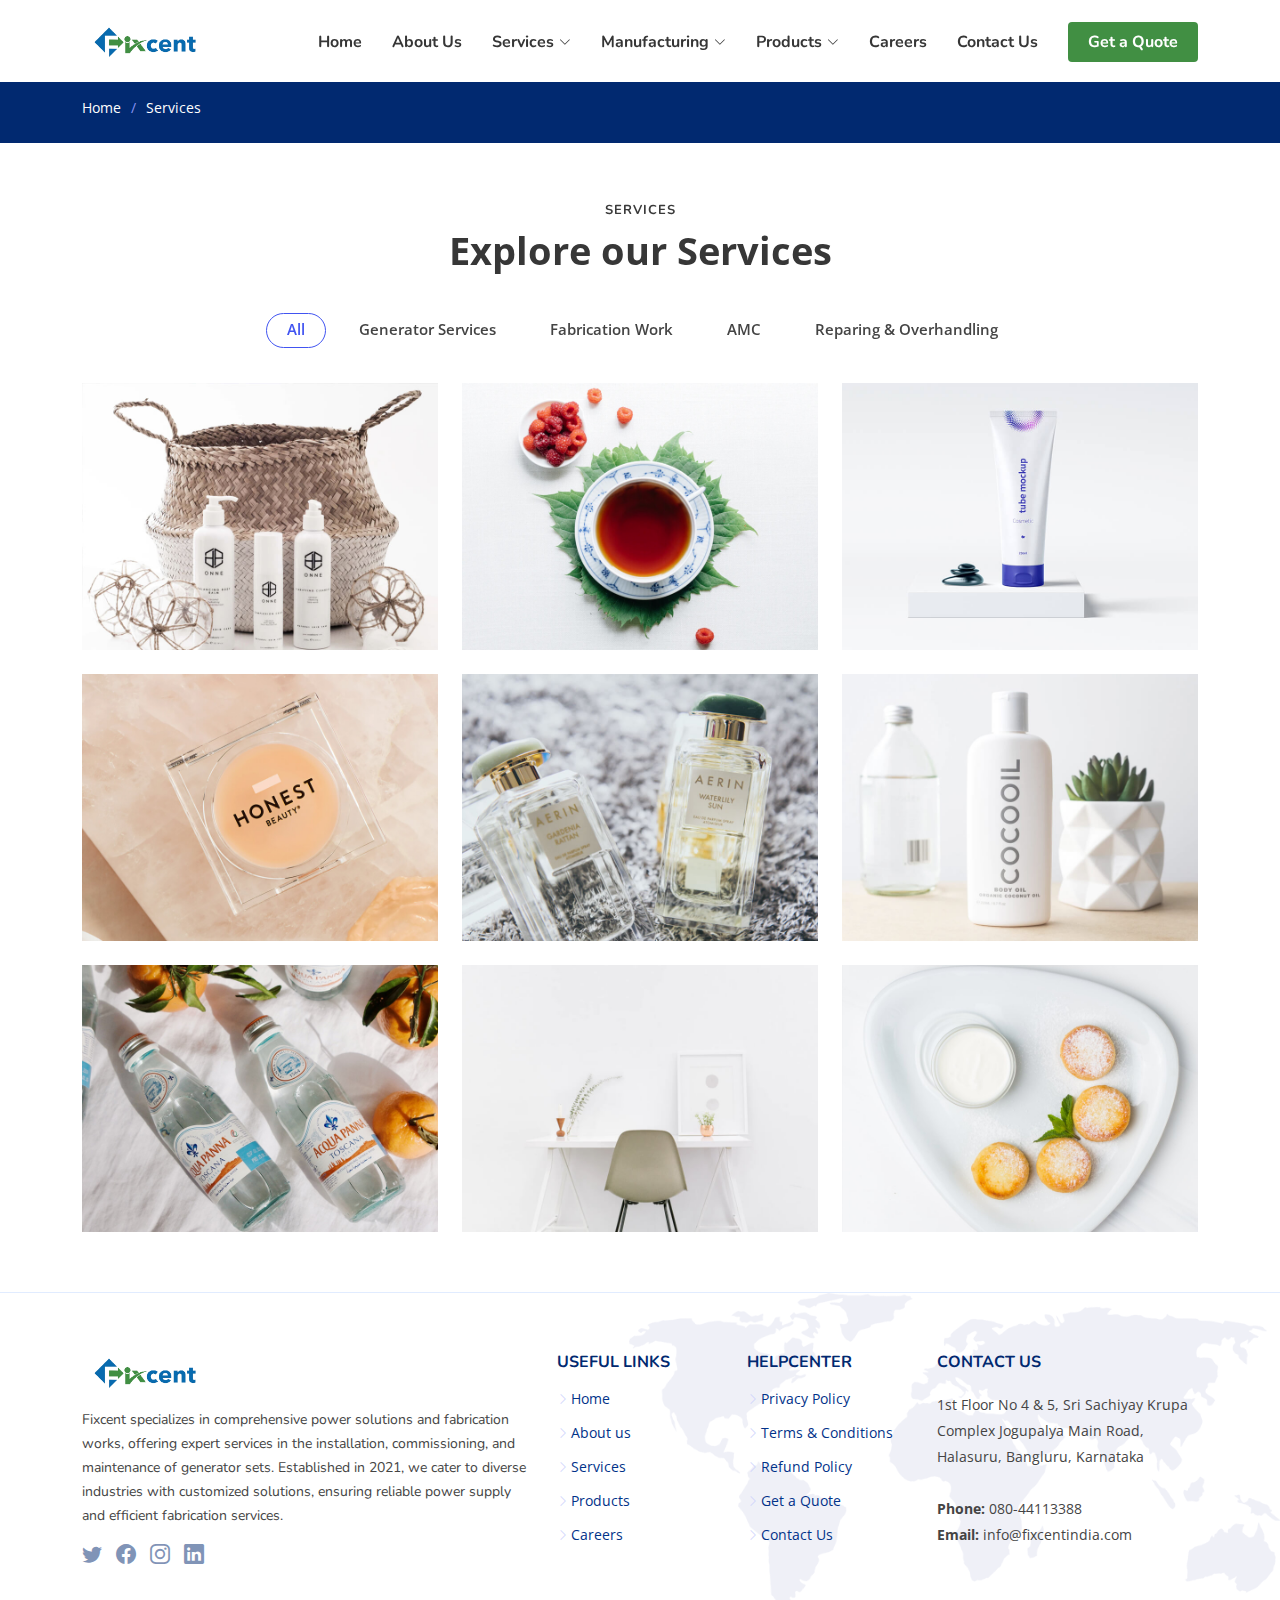
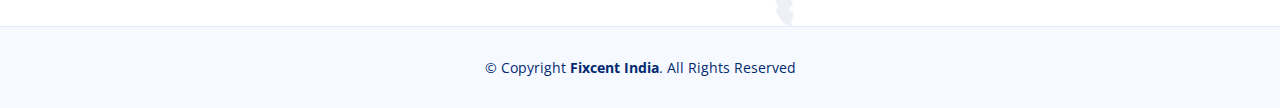
<file: services.html>
<!DOCTYPE html>
<html lang="en">

<head>
    <meta charset="utf-8">
    <meta content="width=device-width, initial-scale=1.0" name="viewport">

    <title>Services - Fixcent India Private Limited</title>
    <meta content="" name="description">
    <meta content="" name="keywords">

    <!-- Favicons -->
    <link href="assets/img/favicon.png" rel="icon">
    <link href="assets/img/apple-touch-icon.png" rel="apple-touch-icon">

    <!-- Google Fonts -->
    <link
        href="https://fonts.googleapis.com/css?family=Open+Sans:300,300i,400,400i,600,600i,700,700i|Nunito:300,300i,400,400i,600,600i,700,700i|Poppins:300,300i,400,400i,500,500i,600,600i,700,700i"
        rel="stylesheet">

    <!-- Vendor CSS Files -->
    <link href="assets/vendor/aos/aos.css" rel="stylesheet">
    <link href="assets/vendor/bootstrap/css/bootstrap.min.css" rel="stylesheet">
    <link href="assets/vendor/bootstrap-icons/bootstrap-icons.css" rel="stylesheet">
    <link href="assets/vendor/glightbox/css/glightbox.min.css" rel="stylesheet">
    <link href="assets/vendor/remixicon/remixicon.css" rel="stylesheet">
    <link href="assets/vendor/swiper/swiper-bundle.min.css" rel="stylesheet">

    <!-- Template Main CSS File -->
    <link href="assets/css/style.css" rel="stylesheet">

</head>

<body>

    <header id="header" class="header fixed-top">
        <div class="container-fluid container-xl d-flex align-items-center justify-content-between">
            <a href="index.html" class="logo d-flex align-items-center">
                <img src="assets/img/logo.png" alt="" style="width: auto; height: 300;">
            </a>
            <nav id="navbar" class="navbar">
                <ul>
                    <li><a class="nav-link scrollto" href="index.html">Home</a></li>
                    <li><a class="nav-link" href="aboutus.html">About Us</a></li>
                    <li class="dropdown"><a href="services.html"><span>Services</span> <i
                                class="bi bi-chevron-down"></i></a>
                        <ul>
                            <li class="dropdown"><a href="#"><span>Generator Services</span> <i
                                        class="bi bi-chevron-right"></i></a>
                                <ul>
                                    <li><a href="#">Deep Drop Down 1</a></li>
                                    <li><a href="#">Deep Drop Down 2</a></li>
                                    <li><a href="#">Deep Drop Down 3</a></li>
                                    <li><a href="#">Deep Drop Down 4</a></li>
                                    <li><a href="#">Deep Drop Down 5</a></li>
                                </ul>
                            </li>
                            <li class="dropdown"><a href="#"><span>Fabrication Work</span> <i
                                        class="bi bi-chevron-right"></i></a>
                                <ul>
                                    <li><a href="#">Deep Drop Down 1</a></li>
                                    <li><a href="#">Deep Drop Down 2</a></li>
                                    <li><a href="#">Deep Drop Down 3</a></li>
                                    <li><a href="#">Deep Drop Down 4</a></li>
                                    <li><a href="#">Deep Drop Down 5</a></li>
                                </ul>
                            </li>
                            <li class="dropdown"><a href="#"><span>AMC Work</span> <i
                                        class="bi bi-chevron-right"></i></a>
                                <ul>
                                    <li><a href="#">Deep Drop Down 1</a></li>
                                    <li><a href="#">Deep Drop Down 2</a></li>
                                    <li><a href="#">Deep Drop Down 3</a></li>
                                    <li><a href="#">Deep Drop Down 4</a></li>
                                    <li><a href="#">Deep Drop Down 5</a></li>
                                </ul>
                            </li>
                            <li><a href="#">Reparing and Overhandling</a></li>
                        </ul>
                    </li>
                    <li class="dropdown"><a href="manufacturing.html"><span>Manufacturing</span> <i
                                class="bi bi-chevron-down"></i></a>
                        <ul>
                            <li><a href="#">Accoustic Manufacturing</a></li>
                            <!-- <li class="dropdown"><a href="#"><span>Deep Drop Down</span> <i
                                            class="bi bi-chevron-right"></i></a>
                                    <ul>
                                        <li><a href="#">Deep Drop Down 1</a></li>
                                        <li><a href="#">Deep Drop Down 2</a></li>
                                        <li><a href="#">Deep Drop Down 3</a></li>
                                        <li><a href="#">Deep Drop Down 4</a></li>
                                        <li><a href="#">Deep Drop Down 5</a></li>
                                    </ul>
                                </li> -->
                            <li><a href="#">Silencer Manufacturing</a></li>
                            <!-- <li><a href="#">Drop Down 3</a></li>
                                <li><a href="#">Drop Down 4</a></li> -->
                        </ul>
                    </li>
                    <li class="dropdown"><a href="products.html"><span>Products</span> <i
                                class="bi bi-chevron-down"></i></a>
                        <ul>
                            <li><a href="#">Batteries</a></li>
                            <li class="dropdown"><a href="#"><span>Generators</span> <i
                                        class="bi bi-chevron-right"></i></a>
                                <ul>
                                    <li><a href="#">New Generators</a></li>
                                    <li><a href="#">Old Generators</a></li>
                                </ul>
                            </li>
                            <li><a href="#">Diesel</a></li>
                            <li><a href="#">Batteries</a></li>
                            <!-- <li><a href="#">Drop Down 4</a></li> -->
                        </ul>
                    </li>
                    <li><a class="nav-link scrollto" href="careers.html">Careers</a></li>
                    <li><a class="nav-link scrollto" href="contactus.html">Contact Us</a></li>
                    <li><a class="getstarted scrollto" href="getaquote.html">Get a Quote</a></li>
                </ul>
                <i class="bi bi-list mobile-nav-toggle"></i>
            </nav><!-- .navbar -->
        </div>
    </header><!-- End Header -->

    <main id="main">
        <section class="breadcrumbs">
            <div class="container">
                <ol>
                    <li><a href="index.html">Home</a></li>
                    <li>Services</li>
                </ol>
            </div>
        </section>
        <section id="portfolio" class="portfolio">
            <div class="container" data-aos="fade-up">
                <header class="section-header">
                    <h2>Services</h2>
                    <p>Explore our Services</p>
                </header>
                <div class="row" data-aos="fade-up" data-aos-delay="100">
                    <div class="col-lg-12 d-flex justify-content-center">
                        <ul id="portfolio-flters">
                            <li data-filter="*" class="filter-active">All</li>
                            <li data-filter=".filter-app">Generator Services</li>
                            <li data-filter=".filter-card">Fabrication Work</li>
                            <li data-filter=".filter-web">AMC</li>
                            <li data-filter=".filter-web">Reparing & Overhandling</li>
                        </ul>
                    </div>
                </div>
                <div class="row gy-4 portfolio-container" data-aos="fade-up" data-aos-delay="200">
                    <div class="col-lg-4 col-md-6 portfolio-item filter-app">
                        <div class="portfolio-wrap">
                            <img src="assets/img/portfolio/portfolio-1.jpg" class="img-fluid" alt="">
                            <div class="portfolio-info">
                                <h4>App 1</h4>
                                <p>App</p>
                                <div class="portfolio-links">
                                    <a href="assets/img/portfolio/portfolio-1.jpg" data-gallery="portfolioGallery"
                                        class="portfokio-lightbox" title="App 1"><i class="bi bi-plus"></i></a>
                                    <a href="portfolio-details.html" title="More Details"><i class="bi bi-link"></i></a>
                                </div>
                            </div>
                        </div>
                    </div>
                    <div class="col-lg-4 col-md-6 portfolio-item filter-web">
                        <div class="portfolio-wrap">
                            <img src="assets/img/portfolio/portfolio-2.jpg" class="img-fluid" alt="">
                            <div class="portfolio-info">
                                <h4>Web 3</h4>
                                <p>Web</p>
                                <div class="portfolio-links">
                                    <a href="assets/img/portfolio/portfolio-2.jpg" data-gallery="portfolioGallery"
                                        class="portfokio-lightbox" title="Web 3"><i class="bi bi-plus"></i></a>
                                    <a href="portfolio-details.html" title="More Details"><i class="bi bi-link"></i></a>
                                </div>
                            </div>
                        </div>
                    </div>
                    <div class="col-lg-4 col-md-6 portfolio-item filter-app">
                        <div class="portfolio-wrap">
                            <img src="assets/img/portfolio/portfolio-3.jpg" class="img-fluid" alt="">
                            <div class="portfolio-info">
                                <h4>App 2</h4>
                                <p>App</p>
                                <div class="portfolio-links">
                                    <a href="assets/img/portfolio/portfolio-3.jpg" data-gallery="portfolioGallery"
                                        class="portfokio-lightbox" title="App 2"><i class="bi bi-plus"></i></a>
                                    <a href="portfolio-details.html" title="More Details"><i class="bi bi-link"></i></a>
                                </div>
                            </div>
                        </div>
                    </div>
                    <div class="col-lg-4 col-md-6 portfolio-item filter-card">
                        <div class="portfolio-wrap">
                            <img src="assets/img/portfolio/portfolio-4.jpg" class="img-fluid" alt="">
                            <div class="portfolio-info">
                                <h4>Card 2</h4>
                                <p>Card</p>
                                <div class="portfolio-links">
                                    <a href="assets/img/portfolio/portfolio-4.jpg" data-gallery="portfolioGallery"
                                        class="portfokio-lightbox" title="Card 2"><i class="bi bi-plus"></i></a>
                                    <a href="portfolio-details.html" title="More Details"><i class="bi bi-link"></i></a>
                                </div>
                            </div>
                        </div>
                    </div>
                    <div class="col-lg-4 col-md-6 portfolio-item filter-web">
                        <div class="portfolio-wrap">
                            <img src="assets/img/portfolio/portfolio-5.jpg" class="img-fluid" alt="">
                            <div class="portfolio-info">
                                <h4>Web 2</h4>
                                <p>Web</p>
                                <div class="portfolio-links">
                                    <a href="assets/img/portfolio/portfolio-5.jpg" data-gallery="portfolioGallery"
                                        class="portfokio-lightbox" title="Web 2"><i class="bi bi-plus"></i></a>
                                    <a href="portfolio-details.html" title="More Details"><i class="bi bi-link"></i></a>
                                </div>
                            </div>
                        </div>
                    </div>
                    <div class="col-lg-4 col-md-6 portfolio-item filter-app">
                        <div class="portfolio-wrap">
                            <img src="assets/img/portfolio/portfolio-6.jpg" class="img-fluid" alt="">
                            <div class="portfolio-info">
                                <h4>App 3</h4>
                                <p>App</p>
                                <div class="portfolio-links">
                                    <a href="assets/img/portfolio/portfolio-6.jpg" data-gallery="portfolioGallery"
                                        class="portfokio-lightbox" title="App 3"><i class="bi bi-plus"></i></a>
                                    <a href="portfolio-details.html" title="More Details"><i class="bi bi-link"></i></a>
                                </div>
                            </div>
                        </div>
                    </div>
                    <div class="col-lg-4 col-md-6 portfolio-item filter-card">
                        <div class="portfolio-wrap">
                            <img src="assets/img/portfolio/portfolio-7.jpg" class="img-fluid" alt="">
                            <div class="portfolio-info">
                                <h4>Card 1</h4>
                                <p>Card</p>
                                <div class="portfolio-links">
                                    <a href="assets/img/portfolio/portfolio-7.jpg" data-gallery="portfolioGallery"
                                        class="portfokio-lightbox" title="Card 1"><i class="bi bi-plus"></i></a>
                                    <a href="portfolio-details.html" title="More Details"><i class="bi bi-link"></i></a>
                                </div>
                            </div>
                        </div>
                    </div>
                    <div class="col-lg-4 col-md-6 portfolio-item filter-card">
                        <div class="portfolio-wrap">
                            <img src="assets/img/portfolio/portfolio-8.jpg" class="img-fluid" alt="">
                            <div class="portfolio-info">
                                <h4>Card 3</h4>
                                <p>Card</p>
                                <div class="portfolio-links">
                                    <a href="assets/img/portfolio/portfolio-8.jpg" data-gallery="portfolioGallery"
                                        class="portfokio-lightbox" title="Card 3"><i class="bi bi-plus"></i></a>
                                    <a href="portfolio-details.html" title="More Details"><i class="bi bi-link"></i></a>
                                </div>
                            </div>
                        </div>
                    </div>
                    <div class="col-lg-4 col-md-6 portfolio-item filter-web">
                        <div class="portfolio-wrap">
                            <img src="assets/img/portfolio/portfolio-9.jpg" class="img-fluid" alt="">
                            <div class="portfolio-info">
                                <h4>Web 3</h4>
                                <p>Web</p>
                                <div class="portfolio-links">
                                    <a href="assets/img/portfolio/portfolio-9.jpg" data-gallery="portfolioGallery"
                                        class="portfokio-lightbox" title="Web 3"><i class="bi bi-plus"></i></a>
                                    <a href="portfolio-details.html" title="More Details"><i class="bi bi-link"></i></a>
                                </div>
                            </div>
                        </div>
                    </div>
                </div>
            </div>
        </section>
    </main>


    <footer id="footer" class="footer">

        <!-- <div class="footer-newsletter">
          <div class="container">
            <div class="row justify-content-center">
              <div class="col-lg-12 text-center">
                <h4>Our Newsletter</h4>
                <p>Tamen quem nulla quae legam multos aute sint culpa legam noster magna</p>
              </div>
              <div class="col-lg-6">
                <form action="" method="post">
                  <input type="email" name="email"><input type="submit" value="Subscribe">
                </form>
              </div>
            </div>
          </div>
        </div> -->

        <div class="footer-top">
            <div class="container">
                <div class="row gy-4">
                    <div class="col-lg-5 col-md-12 footer-info">
                        <a href="index.html" class="logo d-flex align-items-center">
                            <img src="assets/img/logo.png" alt="" style="width: auto; height: 200px;">
                            <!-- <span>FlexStart</span> -->
                        </a>
                        <p>Fixcent specializes in comprehensive power solutions and fabrication works, offering expert
                            services in
                            the installation, commissioning, and maintenance of generator sets. Established in 2021, we
                            cater to
                            diverse industries with customized solutions, ensuring reliable power supply and efficient
                            fabrication
                            services.</p>
                        <div class="social-links mt-3">
                            <a href="#" class="twitter"><i class="bi bi-twitter"></i></a>
                            <a href="#" class="facebook"><i class="bi bi-facebook"></i></a>
                            <a href="#" class="instagram"><i class="bi bi-instagram"></i></a>
                            <a href="#" class="linkedin"><i class="bi bi-linkedin"></i></a>
                        </div>
                    </div>

                    <div class="col-lg-2 col-6 footer-links">
                        <h4>Useful Links</h4>
                        <ul>
                            <li><i class="bi bi-chevron-right"></i> <a href="index.html">Home</a></li>
                            <li><i class="bi bi-chevron-right"></i> <a href="aboutus.html">About us</a></li>
                            <li><i class="bi bi-chevron-right"></i> <a href="services.html">Services</a></li>
                            <li><i class="bi bi-chevron-right"></i> <a href="products.html">Products</a></li>
                            <li><i class="bi bi-chevron-right"></i> <a href="careers.html">Careers</a></li>
                        </ul>
                    </div>

                    <div class="col-lg-2 col-6 footer-links">
                        <h4>Helpcenter</h4>
                        <ul>
                            <li><i class="bi bi-chevron-right"></i> <a href="privacypolicy.html">Privacy Policy</a></li>
                            <li><i class="bi bi-chevron-right"></i> <a href="terms&conditions.html">Terms &
                                    Conditions</a>
                            </li>
                            <li><i class="bi bi-chevron-right"></i> <a href="refundpolicy.html">Refund Policy</a></li>
                            <li><i class="bi bi-chevron-right"></i> <a href="geta">Get a Quote</a></li>
                            <li><i class="bi bi-chevron-right"></i> <a href="contactus.html">Contact Us</a></li>
                        </ul>
                    </div>

                    <div class="col-lg-3 col-md-12 footer-contact text-center text-md-start">
                        <h4>Contact Us</h4>
                        <p>
                            1st Floor No 4 & 5, Sri Sachiyay Krupa Complex Jogupalya Main Road, Halasuru, Bangluru,
                            Karnataka <br><br>
                            <strong>Phone:</strong> 080-44113388<br>
                            <strong>Email:</strong> info@fixcentindia.com<br>
                        </p>
                    </div>
                </div>
            </div>
        </div>

        <div class="container">
            <div class="copyright">
                &copy; Copyright <strong><span>Fixcent India</span></strong>. All Rights Reserved
            </div>
            <!-- <div class="credits"> -->
            <!-- All the links in the footer should remain intact. -->
            <!-- You can delete the links only if you purchased the pro version. -->
            <!-- Licensing information: https://bootstrapmade.com/license/ -->
            <!-- Purchase the pro version with working PHP/AJAX contact form: https://bootstrapmade.com/flexstart-bootstrap-startup-template/ -->
            <!-- Designed by <a href="https://bootstrapmade.com/">BootstrapMade</a> -->
            <!-- </div> -->
        </div>
    </footer><!-- End Footer -->

    <!-- Optional JavaScript; choose one of the two! -->
    <!-- Option 1: Bootstrap Bundle with Popper -->
    <script src="https://cdn.jsdelivr.net/npm/@popperjs/core@2.11.6/dist/umd/popper.min.js"></script>
    <script src="https://cdn.jsdelivr.net/npm/bootstrap@5.3.0/dist/js/bootstrap.min.js"></script>

    <!-- Option 2: Separate Popper and Bootstrap JS -->
    <!-- <script src="https://cdn.jsdelivr.net/npm/@popperjs/core@2.11.6/dist/umd/popper.min.js"></script>
    <script src="https://cdn.jsdelivr.net/npm/bootstrap@5.3.0/dist/js/bootstrap.min.js"></script> -->

</body>

</html>

<a href="#" class="back-to-top d-flex align-items-center justify-content-center"><i
        class="bi bi-arrow-up-short"></i></a>

<!-- Vendor JS Files -->
<script src="assets/vendor/purecounter/purecounter_vanilla.js"></script>
<script src="assets/vendor/aos/aos.js"></script>
<script src="assets/vendor/bootstrap/js/bootstrap.bundle.min.js"></script>
<script src="assets/vendor/glightbox/js/glightbox.min.js"></script>
<script src="assets/vendor/isotope-layout/isotope.pkgd.min.js"></script>
<script src="assets/vendor/swiper/swiper-bundle.min.js"></script>
<script src="assets/vendor/php-email-form/validate.js"></script>

<!-- Template Main JS File -->
<script src="assets/js/main.js"></script>

</body>

</html>
</file>
<file: assets/css/style.css>
:root {
  scroll-behavior: smooth;
}

body {
  font-family: "Open Sans", sans-serif;
  color: #444444;
}

a {
  color: #4154f1;
  text-decoration: none;
}

a:hover {
  color: #717ff5;
  text-decoration: none;
}

h1,
h2,
h3,
h4,
h5,
h6 {
  font-family: "Nunito", sans-serif;
}

/*--------------------------------------------------------------
# Sections
--------------------------------------------------------------*/
section {
  padding: 60px 0;
  overflow: hidden;
}

.section-header {
  text-align: center;
  padding-bottom: 40px;
}

.section-header h2 {
  font-size: 13px;
  letter-spacing: 1px;
  font-weight: 700;
  margin: 0;
  color: #3a3a3a;
  text-transform: uppercase;
}

.section-header p {
  margin: 10px 0 0 0;
  padding: 0;
  font-size: 38px;
  line-height: 42px;
  font-weight: 700;
  color: #373737;
}

@media (max-width: 768px) {
  .section-header p {
    font-size: 28px;
    line-height: 32px;
  }
}

/*--------------------------------------------------------------
# Breadcrumbs
--------------------------------------------------------------*/
.breadcrumbs {
  padding: 15px 0;
  background: #012970;
  min-height: 40px;
  margin-top: 82px;
  color: #fff;
}

@media (max-width: 992px) {
  .breadcrumbs {
    margin-top: 57px;
  }
}

.breadcrumbs h2 {
  font-size: 28px;
  font-weight: 500;
}

.breadcrumbs ol {
  display: flex;
  flex-wrap: wrap;
  list-style: none;
  padding: 0 0 10px 0;
  margin: 0;
  font-size: 14px;
}

.breadcrumbs ol a {
  color: #fff;
  transition: 0.3s;
}

.breadcrumbs ol a:hover {
  text-decoration: underline;
}

.breadcrumbs ol li+li {
  padding-left: 10px;
}

.breadcrumbs ol li+li::before {
  display: inline-block;
  padding-right: 10px;
  color: #8894f6;
  content: "/";
}

/*--------------------------------------------------------------
# Back to top button
--------------------------------------------------------------*/
.back-to-top {
  position: fixed;
  visibility: hidden;
  opacity: 0;
  right: 15px;
  bottom: 15px;
  z-index: 99999;
  background: #4154f1;
  width: 40px;
  height: 40px;
  border-radius: 4px;
  transition: all 0.4s;
}

.back-to-top i {
  font-size: 24px;
  color: #fff;
  line-height: 0;
}

.back-to-top:hover {
  background: #6776f4;
  color: #fff;
}

.back-to-top.active {
  visibility: visible;
  opacity: 1;
}

/*--------------------------------------------------------------
# Disable aos animation delay on mobile devices
--------------------------------------------------------------*/
@media screen and (max-width: 768px) {
  [data-aos-delay] {
    transition-delay: 0 !important;
  }
}

/*--------------------------------------------------------------
# Header
--------------------------------------------------------------*/
.header {
  transition: all 0.5s;
  z-index: 997;
  padding: 20px 0;
}

.header.header-scrolled {
  background: #fff;
  padding: 15px 0;
  box-shadow: 0px 2px 20px rgba(1, 41, 112, 0.1);
}

.header .logo {
  line-height: 0;
}

.header .logo img {
  max-height: 40px;
  margin-right: 6px;
}

.header .logo span {
  font-size: 30px;
  font-weight: 700;
  letter-spacing: 1px;
  color: #012970;
  font-family: "Nunito", sans-serif;
  margin-top: 3px;
}

/*--------------------------------------------------------------
# Navigation Menu
--------------------------------------------------------------*/
/**
* Desktop Navigation 
*/
.navbar {
  padding: 0;
}

.navbar ul {
  margin: 0;
  padding: 0;
  display: flex;
  list-style: none;
  align-items: center;
}

.navbar li {
  position: relative;
}

.navbar a,
.navbar a:focus {
  display: flex;
  align-items: center;
  justify-content: space-between;
  padding: 10px 0 10px 30px;
  font-family: "Nunito", sans-serif;
  font-size: 16px;
  font-weight: 700;
  color: #363636;
  white-space: nowrap;
  transition: 0.3s;
}

.navbar a i,
.navbar a:focus i {
  font-size: 12px;
  line-height: 0;
  margin-left: 5px;
}

.navbar a:hover,
.navbar .active,
.navbar .active:focus,
.navbar li:hover>a {
  color: #4154f1;
}

.navbar .getstarted,
.navbar .getstarted:focus {
  background: #418F43;
  padding: 8px 20px;
  margin-left: 30px;
  border-radius: 4px;
  color: #fff;
}

.navbar .getstarted:hover,
.navbar .getstarted:focus:hover {
  color: #fff;
  background: #5969f3;
}

.navbar .dropdown ul {
  display: block;
  position: absolute;
  left: 14px;
  top: calc(100% + 30px);
  margin: 0;
  padding: 10px 0;
  z-index: 99;
  opacity: 0;
  visibility: hidden;
  background: #fff;
  box-shadow: 0px 0px 30px rgba(127, 137, 161, 0.25);
  transition: 0.3s;
  border-radius: 4px;
}

.navbar .dropdown ul li {
  min-width: 200px;
}

.navbar .dropdown ul a {
  padding: 10px 20px;
  font-size: 15px;
  text-transform: none;
  font-weight: 600;
}

.navbar .dropdown ul a i {
  font-size: 12px;
}

.navbar .dropdown ul a:hover,
.navbar .dropdown ul .active:hover,
.navbar .dropdown ul li:hover>a {
  color: #4154f1;
}

.navbar .dropdown:hover>ul {
  opacity: 1;
  top: 100%;
  visibility: visible;
}

.navbar .dropdown .dropdown ul {
  top: 0;
  left: calc(100% - 30px);
  visibility: hidden;
}

.navbar .dropdown .dropdown:hover>ul {
  opacity: 1;
  top: 0;
  left: 100%;
  visibility: visible;
}

@media (max-width: 1366px) {
  .navbar .dropdown .dropdown ul {
    left: -90%;
  }

  .navbar .dropdown .dropdown:hover>ul {
    left: -100%;
  }
}

/**
* Mobile Navigation 
*/
.mobile-nav-toggle {
  color: #418F43;
  font-size: 28px;
  cursor: pointer;
  display: none;
  line-height: 0;
  transition: 0.5s;
}

.mobile-nav-toggle.bi-x {
  color: #fff;
}

@media (max-width: 991px) {
  .mobile-nav-toggle {
    display: block;
  }

  .navbar ul {
    display: none;
  }
}

.navbar-mobile {
  position: fixed;
  overflow: hidden;
  top: 0;
  right: 0;
  left: 0;
  bottom: 0;
  background: rgba(1, 22, 61, 0.9);
  transition: 0.3s;
}

.navbar-mobile .mobile-nav-toggle {
  position: absolute;
  top: 15px;
  right: 15px;
}

.navbar-mobile ul {
  display: block;
  position: absolute;
  top: 55px;
  right: 15px;
  bottom: 15px;
  left: 15px;
  padding: 10px 0;
  border-radius: 10px;
  background-color: #fff;
  overflow-y: auto;
  transition: 0.3s;
}

.navbar-mobile a,
.navbar-mobile a:focus {
  padding: 10px 20px;
  font-size: 15px;
  color: #012970;
}

.navbar-mobile a:hover,
.navbar-mobile .active,
.navbar-mobile li:hover>a {
  color: #4154f1;
}

.navbar-mobile .getstarted,
.navbar-mobile .getstarted:focus {
  margin: 15px;
}

.navbar-mobile .dropdown ul {
  position: static;
  display: none;
  margin: 10px 20px;
  padding: 10px 0;
  z-index: 99;
  opacity: 1;
  visibility: visible;
  background: #fff;
  box-shadow: 0px 0px 30px rgba(127, 137, 161, 0.25);
}

.navbar-mobile .dropdown ul li {
  min-width: 200px;
}

.navbar-mobile .dropdown ul a {
  padding: 10px 20px;
}

.navbar-mobile .dropdown ul a i {
  font-size: 12px;
}

.navbar-mobile .dropdown ul a:hover,
.navbar-mobile .dropdown ul .active:hover,
.navbar-mobile .dropdown ul li:hover>a {
  color: #4154f1;
}

.navbar-mobile .dropdown>.dropdown-active {
  display: block;
}

/*--------------------------------------------------------------
# Hero Section
--------------------------------------------------------------*/
.hero {
  width: 100%;
  height: 100vh;
  background: url(../img/hero-bg.png) top center no-repeat;
  background-size: cover;
}

.hero h1 {
  margin: 0;
  font-size: 48px;
  font-weight: 700;
  color: #012970;
}

.hero h2 {
  color: #444444;
  margin: 15px 0 0 0;
  font-size: 26px;
}

.hero .btn-get-started {
  margin-top: 30px;
  line-height: 0;
  padding: 15px 40px;
  border-radius: 4px;
  transition: 0.5s;
  color: #fff;
  background: #418F43;
  box-shadow: 0px 5px 30px rgba(65, 84, 241, 0.4);
}

.hero .btn-get-started span {
  font-family: "Nunito", sans-serif;
  font-weight: 600;
  font-size: 16px;
  letter-spacing: 1px;
}

.hero .btn-get-started i {
  margin-left: 5px;
  font-size: 18px;
  transition: 0.3s;
}

.hero .btn-get-started:hover i {
  transform: translateX(5px);
}

.hero .hero-img {
  text-align: right;
}

@media (min-width: 1024px) {
  .hero {
    background-attachment: fixed;
  }
}

@media (max-width: 991px) {
  .hero {
    height: auto;
    padding: 120px 0 60px 0;
  }

  .hero .hero-img {
    text-align: center;
    margin-top: 80px;
  }

  .hero .hero-img img {
    width: 80%;
  }
}

@media (max-width: 768px) {
  .hero {
    text-align: center;
  }

  .hero h1 {
    font-size: 32px;
  }

  .hero h2 {
    font-size: 24px;
  }

  .hero .hero-img img {
    width: 100%;
  }
}

/*--------------------------------------------------------------
# Index Page
--------------------------------------------------------------*/
/*--------------------------------------------------------------
# About
--------------------------------------------------------------*/
.about .content {
  background-color: #f6f9ff;
  padding: 10px;
}

.about h3 {
  font-size: 14px;
  font-weight: 700;
  color: #4154f1;
  text-transform: uppercase;
}

.about h2 {
  font-size: 24px;
  font-weight: 700;
  color: #012970;
}

.about p {
  margin: 15px 0 30px 0;
  line-height: 24px;
}

.about .btn-read-more {
  line-height: 0;
  padding: 15px 40px;
  border-radius: 4px;
  transition: 0.5s;
  color: #fff;
  background: #418F43;
  box-shadow: 0px 5px 25px rgba(65, 84, 241, 0.3);
}

.about .btn-read-more span {
  font-family: "Nunito", sans-serif;
  font-weight: 600;
  font-size: 16px;
  letter-spacing: 1px;
}

.about .btn-read-more i {
  margin-left: 5px;
  font-size: 18px;
  transition: 0.3s;
}

.about .btn-read-more:hover i {
  transform: translateX(5px);
}

/*--------------------------------------------------------------
# Values
--------------------------------------------------------------*/
.values .box {
  padding: 30px;
  box-shadow: 0px 0 5px rgba(1, 41, 112, 0.08);
  text-align: center;
  transition: 0.3s;
  height: 100%;
}

.values .box img {
  padding: 30px 50px;
  transition: 0.5s;
  transform: scale(1.1);
}

.values .box h3 {
  font-size: 24px;
  color: #012970;
  font-weight: 700;
  margin-bottom: 18px;
}

.values .box:hover {
  box-shadow: 0px 0 30px rgba(1, 41, 112, 0.08);
}

.values .box:hover img {
  transform: scale(1);
}

/*--------------------------------------------------------------
# Counts
--------------------------------------------------------------*/
.counts {
  padding: 50px  40px !important;
}

.counts .count-box {
  display: flex;
  align-items: center;
  padding: 10px;
  width: 100%;
  background: #fff;
  box-shadow: 0px 0 30px rgba(1, 41, 112, 0.08);
}

.counts .count-box i {
  font-size: 42px;
  line-height: 0;
  margin-right: 20px;
  color: #4154f1;
}

.counts .count-box span {
  font-size: 36px;
  display: block;
  font-weight: 600;
  color: #0b198f;
}

.counts .count-box p {
  padding: 0;
  margin: 0;
  font-family: "Nunito", sans-serif;
  font-size: 14px;
}

/*--------------------------------------------------------------
# Features
--------------------------------------------------------------*/
.features .feature-box {
  padding: 24px 20px;
  box-shadow: 0px 0 30px rgba(1, 41, 112, 0.08);
  transition: 0.3s;
  height: 100%;
}

.features .feature-box h3 {
  font-size: 18px;
  color: #012970;
  font-weight: 700;
  margin: 0;
}

.features .feature-box i {
  line-height: 0;
  background: #ecf3ff;
  padding: 4px;
  margin-right: 10px;
  font-size: 24px;
  border-radius: 3px;
  transition: 0.3s;
}

.features .feature-box:hover i {
  background: #4154f1;
  color: #fff;
}

.features .feture-tabs {
  margin-top: 120px;
}

.features .feture-tabs h3 {
  color: #012970;
  font-weight: 700;
  font-size: 32px;
  margin-bottom: 10px;
}

@media (max-width: 768px) {
  .features .feture-tabs h3 {
    font-size: 28px;
  }
}

.features .feture-tabs .nav-pills {
  border-bottom: 1px solid #eee;
}

.features .feture-tabs .nav-link {
  background: none;
  text-transform: uppercase;
  font-size: 15px;
  font-weight: 600;
  color: #012970;
  padding: 12px 0;
  margin-right: 25px;
  margin-bottom: -2px;
  border-radius: 0;
}

.features .feture-tabs .nav-link.active {
  color: #4154f1;
  border-bottom: 3px solid #4154f1;
}

.features .feture-tabs .tab-content h4 {
  font-size: 18px;
  margin: 0;
  font-weight: 700;
  color: #012970;
}

.features .feture-tabs .tab-content i {
  font-size: 24px;
  line-height: 0;
  margin-right: 8px;
  color: #4154f1;
}

.features .feature-icons {
  margin-top: 120px;
}

.features .feature-icons h3 {
  color: #012970;
  font-weight: 700;
  font-size: 32px;
  margin-bottom: 20px;
  text-align: center;
}

@media (max-width: 768px) {
  .features .feature-icons h3 {
    font-size: 28px;
  }
}

.features .feature-icons .content .icon-box {
  display: flex;
}

.features .feature-icons .content .icon-box h4 {
  font-size: 20px;
  font-weight: 700;
  margin: 0 0 10px 0;
  color: #012970;
}

.features .feature-icons .content .icon-box i {
  font-size: 44px;
  line-height: 44px;
  color: #0245bc;
  margin-right: 15px;
}

.features .feature-icons .content .icon-box p {
  font-size: 15px;
  color: #848484;
}

/*--------------------------------------------------------------
# Services
--------------------------------------------------------------*/
.services .service-box {
  box-shadow: 0px 0 30px rgba(1, 41, 112, 0.08);
  height: 100%;
  padding: 60px 30px;
  text-align: center;
  transition: 0.3s;
  border-radius: 5px;
}

.services .service-box .icon {
  font-size: 36px;
  padding: 40px 20px;
  border-radius: 4px;
  position: relative;
  margin-bottom: 25px;
  display: inline-block;
  line-height: 0;
  transition: 0.3s;
}

.services .service-box h3 {
  color: #444444;
  font-weight: 700;
}

.services .service-box .read-more {
  display: inline-flex;
  align-items: center;
  justify-content: center;
  font-weight: 600;
  font-size: 16px;
  padding: 8px 20px;
}

.services .service-box .read-more i {
  line-height: 0;
  margin-left: 5px;
  font-size: 18px;
}

.services .service-box.blue {
  border-bottom: 3px solid #2db6fa;
}

.services .service-box.blue .icon {
  color: #2db6fa;
  background: #dbf3fe;
}

.services .service-box.blue .read-more {
  color: #2db6fa;
}

.services .service-box.blue:hover {
  background: #2db6fa;
}

.services .service-box.orange {
  border-bottom: 3px solid #f68c09;
}

.services .service-box.orange .icon {
  color: #f68c09;
  background: #fde3c4;
}

.services .service-box.orange .read-more {
  color: #f68c09;
}

.services .service-box.orange:hover {
  background: #f68c09;
}

.services .service-box.green {
  border-bottom: 3px solid #08da4e;
}

.services .service-box.green .icon {
  color: #08da4e;
  background: #cffddf;
}

.services .service-box.green .read-more {
  color: #08da4e;
}

.services .service-box.green:hover {
  background: #08da4e;
}

.services .service-box.red {
  border-bottom: 3px solid #e9222c;
}

.services .service-box.red .icon {
  color: #e9222c;
  background: #fef7f8;
}

.services .service-box.red .read-more {
  color: #e9222c;
}

.services .service-box.red:hover {
  background: #e9222c;
}

.services .service-box.purple {
  border-bottom: 3px solid #b50edf;
}

.services .service-box.purple .icon {
  color: #b50edf;
  background: #f8e4fd;
}

.services .service-box.purple .read-more {
  color: #b50edf;
}

.services .service-box.purple:hover {
  background: #b50edf;
}

.services .service-box.pink {
  border-bottom: 3px solid #f51f9c;
}

.services .service-box.pink .icon {
  color: #f51f9c;
  background: #feecf7;
}

.services .service-box.pink .read-more {
  color: #f51f9c;
}

.services .service-box.pink:hover {
  background: #f51f9c;
}

.services .service-box:hover h3,
.services .service-box:hover p,
.services .service-box:hover .read-more {
  color: #fff;
}

.services .service-box:hover .icon {
  background: #fff;
}

/*--------------------------------------------------------------
# Pricing
--------------------------------------------------------------*/
.pricing .box {
  padding: 40px 20px;
  background: #fff;
  text-align: center;
  box-shadow: 0px 0 30px rgba(1, 41, 112, 0.08);
  border-radius: 4px;
  position: relative;
  overflow: hidden;
  transition: 0.3s;
}

.pricing .box:hover {
  transform: scale(1.1);
  box-shadow: 0px 0 30px rgba(1, 41, 112, 0.1);
}

.pricing h3 {
  font-weight: 700;
  font-size: 18px;
  margin-bottom: 15px;
}

.pricing .price {
  font-size: 36px;
  color: #444444;
  font-weight: 600;
  font-family: "Poppins", sans-serif;
}

.pricing .price sup {
  font-size: 20px;
  top: -15px;
  left: -3px;
}

.pricing .price span {
  color: #bababa;
  font-size: 16px;
  font-weight: 300;
}

.pricing img {
  padding: 30px 40px;
}

.pricing ul {
  padding: 0;
  list-style: none;
  color: #444444;
  text-align: center;
  line-height: 26px;
  font-size: 16px;
  margin-bottom: 25px;
}

.pricing ul li {
  padding-bottom: 10px;
}

.pricing ul .na {
  color: #ccc;
  text-decoration: line-through;
}

.pricing .btn-buy {
  display: inline-block;
  padding: 8px 40px 10px 40px;
  border-radius: 50px;
  color: #4154f1;
  transition: none;
  font-size: 16px;
  font-weight: 400;
  font-family: "Nunito", sans-serif;
  font-weight: 600;
  transition: 0.3s;
  border: 1px solid #4154f1;
}

.pricing .btn-buy:hover {
  background: #4154f1;
  color: #fff;
}

.pricing .featured {
  width: 200px;
  position: absolute;
  top: 18px;
  right: -68px;
  transform: rotate(45deg);
  z-index: 1;
  font-size: 14px;
  padding: 1px 0 3px 0;
  background: #4154f1;
  color: #fff;
}

/*--------------------------------------------------------------
# F.A.Q
--------------------------------------------------------------*/
.faq .accordion-collapse {
  border: 0;
}

.faq .accordion-button {
  padding: 15px 15px 20px 0;
  font-weight: 600;
  border: 0;
  font-size: 18px;
  color: #444444;
  text-align: left;
}

.faq .accordion-button:focus {
  box-shadow: none;
}

.faq .accordion-button:not(.collapsed) {
  background: none;
  color: #4154f1;
  border-bottom: 0;
}

.faq .accordion-body {
  padding: 0 0 25px 0;
  border: 0;
}

/*--------------------------------------------------------------
# Portfolio
--------------------------------------------------------------*/
.portfolio #portfolio-flters {
  padding: 0;
  margin: 0 auto 25px auto;
  list-style: none;
  text-align: center;
  background: white;
  border-radius: 50px;
  padding: 2px 15px;
}

.portfolio #portfolio-flters li {
  cursor: pointer;
  display: inline-block;
  padding: 8px 20px 10px 20px;
  font-size: 15px;
  font-weight: 600;
  line-height: 1;
  color: #444444;
  margin: 0 4px 8px 4px;
  transition: 0.3s;
  border-radius: 50px;
  border: 1px solid #fff;
}

.portfolio #portfolio-flters li:hover,
.portfolio #portfolio-flters li.filter-active {
  color: #4154f1;
  border-color: #4154f1;
}

.portfolio #portfolio-flters li:last-child {
  margin-right: 0;
}

.portfolio .portfolio-wrap {
  transition: 0.3s;
  position: relative;
  overflow: hidden;
  z-index: 1;
  background: rgba(255, 255, 255, 0.75);
}

.portfolio .portfolio-wrap::before {
  content: "";
  background: rgba(255, 255, 255, 0.75);
  position: absolute;
  left: 30px;
  right: 30px;
  top: 30px;
  bottom: 30px;
  transition: all ease-in-out 0.3s;
  z-index: 2;
  opacity: 0;
}

.portfolio .portfolio-wrap img {
  transition: 1s;
}

.portfolio .portfolio-wrap .portfolio-info {
  opacity: 0;
  position: absolute;
  top: 0;
  left: 0;
  right: 0;
  bottom: 0;
  text-align: center;
  z-index: 3;
  transition: all ease-in-out 0.3s;
  display: flex;
  flex-direction: column;
  justify-content: center;
  align-items: center;
}

.portfolio .portfolio-wrap .portfolio-info::before {
  display: block;
  content: "";
  width: 48px;
  height: 48px;
  position: absolute;
  top: 35px;
  left: 35px;
  border-top: 3px solid rgba(1, 41, 112, 0.2);
  border-left: 3px solid rgba(1, 41, 112, 0.2);
  transition: all 0.5s ease 0s;
  z-index: 9994;
}

.portfolio .portfolio-wrap .portfolio-info::after {
  display: block;
  content: "";
  width: 48px;
  height: 48px;
  position: absolute;
  bottom: 35px;
  right: 35px;
  border-bottom: 3px solid rgba(1, 41, 112, 0.2);
  border-right: 3px solid rgba(1, 41, 112, 0.2);
  transition: all 0.5s ease 0s;
  z-index: 9994;
}

.portfolio .portfolio-wrap .portfolio-info h4 {
  font-size: 20px;
  color: #012970;
  font-weight: 700;
}

.portfolio .portfolio-wrap .portfolio-info p {
  color: #012970;
  font-weight: 600;
  font-size: 14px;
  text-transform: uppercase;
  padding: 0;
  margin: 0;
}

.portfolio .portfolio-wrap .portfolio-links {
  text-align: center;
  z-index: 4;
}

.portfolio .portfolio-wrap .portfolio-links a {
  color: #fff;
  background: #4154f1;
  margin: 10px 2px;
  width: 36px;
  height: 36px;
  display: inline-flex;
  align-items: center;
  justify-content: center;
  border-radius: 50%;
  transition: 0.3s;
}

.portfolio .portfolio-wrap .portfolio-links a i {
  font-size: 24px;
  line-height: 0;
}

.portfolio .portfolio-wrap .portfolio-links a:hover {
  background: #5969f3;
}

.portfolio .portfolio-wrap:hover img {
  transform: scale(1.1);
}

.portfolio .portfolio-wrap:hover::before {
  top: 0;
  left: 0;
  right: 0;
  bottom: 0;
  opacity: 1;
}

.portfolio .portfolio-wrap:hover .portfolio-info {
  opacity: 1;
}

.portfolio .portfolio-wrap:hover .portfolio-info::before {
  top: 15px;
  left: 15px;
}

.portfolio .portfolio-wrap:hover .portfolio-info::after {
  bottom: 15px;
  right: 15px;
}

/*--------------------------------------------------------------
# Portfolio Details
--------------------------------------------------------------*/
.portfolio-details {
  padding-top: 40px;
}

.portfolio-details .portfolio-details-slider img {
  width: 100%;
}

.portfolio-details .portfolio-details-slider .swiper-pagination {
  margin-top: 20px;
  position: relative;
}

.portfolio-details .portfolio-details-slider .swiper-pagination .swiper-pagination-bullet {
  width: 12px;
  height: 12px;
  background-color: #fff;
  opacity: 1;
  border: 1px solid #4154f1;
}

.portfolio-details .portfolio-details-slider .swiper-pagination .swiper-pagination-bullet-active {
  background-color: #4154f1;
}

.portfolio-details .portfolio-info {
  padding: 30px;
  box-shadow: 0px 0 30px rgba(1, 41, 112, 0.08);
}

.portfolio-details .portfolio-info h3 {
  font-size: 22px;
  font-weight: 700;
  margin-bottom: 20px;
  padding-bottom: 20px;
  border-bottom: 1px solid #eee;
}

.portfolio-details .portfolio-info ul {
  list-style: none;
  padding: 0;
  font-size: 15px;
}

.portfolio-details .portfolio-info ul li+li {
  margin-top: 10px;
}

.portfolio-details .portfolio-description {
  padding-top: 30px;
}

.portfolio-details .portfolio-description h2 {
  font-size: 26px;
  font-weight: 700;
  margin-bottom: 20px;
}

.portfolio-details .portfolio-description p {
  padding: 0;
}

/*--------------------------------------------------------------
# Testimonials
--------------------------------------------------------------*/
.testimonials .testimonial-item {
  box-sizing: content-box;
  padding: 30px;
  margin: 40px 30px;
  box-shadow: 0px 0 20px rgba(1, 41, 112, 0.1);
  background: #fff;
  min-height: 320px;
  display: flex;
  flex-direction: column;
  text-align: center;
  transition: 0.3s;
}

.testimonials .testimonial-item .stars {
  margin-bottom: 15px;
}

.testimonials .testimonial-item .stars i {
  color: #ffc107;
  margin: 0 1px;
}

.testimonials .testimonial-item .testimonial-img {
  width: 90px;
  border-radius: 50%;
  border: 4px solid #fff;
  margin: 0 auto;
}

.testimonials .testimonial-item h3 {
  font-size: 18px;
  font-weight: bold;
  margin: 10px 0 5px 0;
  color: #111;
}

.testimonials .testimonial-item h4 {
  font-size: 14px;
  color: #999;
  margin: 0;
}

.testimonials .testimonial-item p {
  font-style: italic;
  margin: 0 auto 15px auto;
}

.testimonials .swiper-pagination {
  margin-top: 20px;
  position: relative;
}

.testimonials .swiper-pagination .swiper-pagination-bullet {
  width: 12px;
  height: 12px;
  background-color: #fff;
  opacity: 1;
  border: 1px solid #4154f1;
}

.testimonials .swiper-pagination .swiper-pagination-bullet-active {
  background-color: #4154f1;
}

.testimonials .swiper-slide {
  opacity: 0.3;
}

@media (max-width: 1199px) {
  .testimonials .swiper-slide-active {
    opacity: 1;
  }

  .testimonials .swiper-pagination {
    margin-top: 0;
  }
}

@media (min-width: 1200px) {
  .testimonials .swiper-slide-next {
    opacity: 1;
    transform: scale(1.12);
  }
}

/*--------------------------------------------------------------
# Team
--------------------------------------------------------------*/
.team {
  background: #fff;
  padding: 60px 0;
}

.team .member {
  overflow: hidden;
  text-align: center;
  border-radius: 5px;
  background: #fff;
  box-shadow: 0px 0 30px rgba(1, 41, 112, 0.08);
  transition: 0.3s;
}

.team .member .member-img {
  position: relative;
  overflow: hidden;
}

.team .member .member-img:after {
  position: absolute;
  content: "";
  left: 0;
  bottom: 0;
  height: 100%;
  width: 100%;
  background: url(../img/team-shape.svg) no-repeat center bottom;
  background-size: contain;
  z-index: 1;
}

.team .member .social {
  position: absolute;
  right: -100%;
  top: 30px;
  opacity: 0;
  border-radius: 4px;
  transition: 0.5s;
  background: rgba(255, 255, 255, 0.3);
  z-index: 2;
}

.team .member .social a {
  transition: color 0.3s;
  color: rgba(1, 41, 112, 0.5);
  margin: 15px 12px;
  display: block;
  line-height: 0;
  text-align: center;
}

.team .member .social a:hover {
  color: rgba(1, 41, 112, 0.8);
}

.team .member .social i {
  font-size: 18px;
}

.team .member .member-info {
  padding: 10px 15px 20px 15px;
}

.team .member .member-info h4 {
  font-weight: 700;
  margin-bottom: 5px;
  font-size: 20px;
  color: #012970;
}

.team .member .member-info span {
  display: block;
  font-size: 14px;
  font-weight: 400;
  color: #aaaaaa;
}

.team .member .member-info p {
  font-style: italic;
  font-size: 14px;
  padding-top: 15px;
  line-height: 26px;
  color: #5e5e5e;
}

.team .member:hover {
  transform: scale(1.08);
  box-shadow: 0px 0 30px rgba(1, 41, 112, 0.1);
}

.team .member:hover .social {
  right: 8px;
  opacity: 1;
}

/*--------------------------------------------------------------
# Clients
--------------------------------------------------------------*/
.clients .clients-slider .swiper-slide img {
  opacity: 0.5;
  transition: 0.3s;
}

.clients .clients-slider .swiper-slide img:hover {
  opacity: 1;
}

.clients .clients-slider .swiper-pagination {
  margin-top: 20px;
  position: relative;
}

.clients .clients-slider .swiper-pagination .swiper-pagination-bullet {
  width: 12px;
  height: 12px;
  background-color: #fff;
  opacity: 1;
  border: 1px solid #4154f1;
}

.clients .clients-slider .swiper-pagination .swiper-pagination-bullet-active {
  background-color: #4154f1;
}

/*--------------------------------------------------------------
# Recent Blog Posts
--------------------------------------------------------------*/
.recent-blog-posts .post-box {
  box-shadow: 0px 0 30px rgba(1, 41, 112, 0.08);
  transition: 0.3s;
  height: 100%;
  overflow: hidden;
  padding: 30px;
  border-radius: 8px;
  position: relative;
  display: flex;
  flex-direction: column;
}

.recent-blog-posts .post-box .post-img {
  overflow: hidden;
  margin: -30px -30px 15px -30px;
  position: relative;
}

.recent-blog-posts .post-box .post-img img {
  transition: 0.5s;
}

.recent-blog-posts .post-box .post-date {
  font-size: 16px;
  font-weight: 600;
  color: rgba(1, 41, 112, 0.6);
  display: block;
  margin-bottom: 10px;
}

.recent-blog-posts .post-box .post-title {
  font-size: 24px;
  color: #012970;
  font-weight: 700;
  margin-bottom: 18px;
  position: relative;
  transition: 0.3s;
}

.recent-blog-posts .post-box .readmore {
  display: flex;
  align-items: center;
  font-weight: 600;
  line-height: 1;
  transition: 0.3s;
}

.recent-blog-posts .post-box .readmore i {
  line-height: 0;
  margin-left: 4px;
  font-size: 18px;
}

.recent-blog-posts .post-box:hover .post-title {
  color: #4154f1;
}

.recent-blog-posts .post-box:hover .post-img img {
  transform: rotate(6deg) scale(1.2);
}

/*--------------------------------------------------------------
# Contact
--------------------------------------------------------------*/
.contact .info-box {
  color: #444444;
  background: #fafbff;
  padding: 30px;
}

.contact .info-box i {
  font-size: 38px;
  line-height: 0;
  color: #4154f1;
}

.contact .info-box h3 {
  font-size: 20px;
  color: #012970;
  font-weight: 700;
  margin: 20px 0 10px 0;
}

.contact .info-box p {
  padding: 0;
  line-height: 24px;
  font-size: 14px;
  margin-bottom: 0;
}

.contact .php-email-form {
  background: #fafbff;
  padding: 30px;
  height: 100%;
}

.contact .php-email-form .error-message {
  display: none;
  color: #fff;
  background: #ed3c0d;
  text-align: left;
  padding: 15px;
  margin-bottom: 24px;
  font-weight: 600;
}

.contact .php-email-form .sent-message {
  display: none;
  color: #fff;
  background: #18d26e;
  text-align: center;
  padding: 15px;
  margin-bottom: 24px;
  font-weight: 600;
}

.contact .php-email-form .loading {
  display: none;
  background: #fff;
  text-align: center;
  padding: 15px;
  margin-bottom: 24px;
}

.contact .php-email-form .loading:before {
  content: "";
  display: inline-block;
  border-radius: 50%;
  width: 24px;
  height: 24px;
  margin: 0 10px -6px 0;
  border: 3px solid #18d26e;
  border-top-color: #eee;
  -webkit-animation: animate-loading 1s linear infinite;
  animation: animate-loading 1s linear infinite;
}

.contact .php-email-form input,
.contact .php-email-form textarea {
  border-radius: 0;
  box-shadow: none;
  font-size: 14px;
  border-radius: 0;
}

.contact .php-email-form input:focus,
.contact .php-email-form textarea:focus {
  border-color: #4154f1;
}

.contact .php-email-form input {
  padding: 10px 15px;
}

.contact .php-email-form textarea {
  padding: 12px 15px;
}

.contact .php-email-form button[type=submit] {
  background: #4154f1;
  border: 0;
  padding: 10px 30px;
  color: #fff;
  transition: 0.4s;
  border-radius: 4px;
}

.contact .php-email-form button[type=submit]:hover {
  background: #5969f3;
}

@-webkit-keyframes animate-loading {
  0% {
    transform: rotate(0deg);
  }

  100% {
    transform: rotate(360deg);
  }
}

@keyframes animate-loading {
  0% {
    transform: rotate(0deg);
  }

  100% {
    transform: rotate(360deg);
  }
}

/*--------------------------------------------------------------
# Blog
--------------------------------------------------------------*/
.blog {
  padding: 40px 0 20px 0;
}

.blog .entry {
  padding: 30px;
  margin-bottom: 60px;
  box-shadow: 0 4px 16px rgba(0, 0, 0, 0.1);
}

.blog .entry .entry-img {
  max-height: 440px;
  margin: -30px -30px 20px -30px;
  overflow: hidden;
}

.blog .entry .entry-title {
  font-size: 28px;
  font-weight: bold;
  padding: 0;
  margin: 0 0 20px 0;
}

.blog .entry .entry-title a {
  color: #012970;
  transition: 0.3s;
}

.blog .entry .entry-title a:hover {
  color: #4154f1;
}

.blog .entry .entry-meta {
  margin-bottom: 15px;
  color: #4084fd;
}

.blog .entry .entry-meta ul {
  display: flex;
  flex-wrap: wrap;
  list-style: none;
  align-items: center;
  padding: 0;
  margin: 0;
}

.blog .entry .entry-meta ul li+li {
  padding-left: 20px;
}

.blog .entry .entry-meta i {
  font-size: 16px;
  margin-right: 8px;
  line-height: 0;
}

.blog .entry .entry-meta a {
  color: #777777;
  font-size: 14px;
  display: inline-block;
  line-height: 1;
}

.blog .entry .entry-content p {
  line-height: 24px;
}

.blog .entry .entry-content .read-more {
  -moz-text-align-last: right;
  text-align-last: right;
}

.blog .entry .entry-content .read-more a {
  display: inline-block;
  background: #4154f1;
  color: #fff;
  padding: 6px 20px;
  transition: 0.3s;
  font-size: 14px;
  border-radius: 4px;
}

.blog .entry .entry-content .read-more a:hover {
  background: #5969f3;
}

.blog .entry .entry-content h3 {
  font-size: 22px;
  margin-top: 30px;
  font-weight: bold;
}

.blog .entry .entry-content blockquote {
  overflow: hidden;
  background-color: #fafafa;
  padding: 60px;
  position: relative;
  text-align: center;
  margin: 20px 0;
}

.blog .entry .entry-content blockquote p {
  color: #444444;
  line-height: 1.6;
  margin-bottom: 0;
  font-style: italic;
  font-weight: 500;
  font-size: 22px;
}

.blog .entry .entry-content blockquote::after {
  content: "";
  position: absolute;
  left: 0;
  top: 0;
  bottom: 0;
  width: 3px;
  background-color: #012970;
  margin-top: 20px;
  margin-bottom: 20px;
}

.blog .entry .entry-footer {
  padding-top: 10px;
  border-top: 1px solid #e6e6e6;
}

.blog .entry .entry-footer i {
  color: #0d64fd;
  display: inline;
}

.blog .entry .entry-footer a {
  color: #013289;
  transition: 0.3s;
}

.blog .entry .entry-footer a:hover {
  color: #4154f1;
}

.blog .entry .entry-footer .cats {
  list-style: none;
  display: inline;
  padding: 0 20px 0 0;
  font-size: 14px;
}

.blog .entry .entry-footer .cats li {
  display: inline-block;
}

.blog .entry .entry-footer .tags {
  list-style: none;
  display: inline;
  padding: 0;
  font-size: 14px;
}

.blog .entry .entry-footer .tags li {
  display: inline-block;
}

.blog .entry .entry-footer .tags li+li::before {
  padding-right: 6px;
  color: #6c757d;
  content: ",";
}

.blog .entry .entry-footer .share {
  font-size: 16px;
}

.blog .entry .entry-footer .share i {
  padding-left: 5px;
}

.blog .entry-single {
  margin-bottom: 30px;
}

.blog .blog-author {
  padding: 20px;
  margin-bottom: 30px;
  box-shadow: 0 4px 16px rgba(0, 0, 0, 0.1);
}

.blog .blog-author img {
  width: 120px;
  margin-right: 20px;
}

.blog .blog-author h4 {
  font-weight: 600;
  font-size: 22px;
  margin-bottom: 0px;
  padding: 0;
  color: #012970;
}

.blog .blog-author .social-links {
  margin: 0 10px 10px 0;
}

.blog .blog-author .social-links a {
  color: rgba(1, 41, 112, 0.5);
  margin-right: 5px;
}

.blog .blog-author p {
  font-style: italic;
  color: #b7b7b7;
}

.blog .blog-comments {
  margin-bottom: 30px;
}

.blog .blog-comments .comments-count {
  font-weight: bold;
}

.blog .blog-comments .comment {
  margin-top: 30px;
  position: relative;
}

.blog .blog-comments .comment .comment-img {
  margin-right: 14px;
}

.blog .blog-comments .comment .comment-img img {
  width: 60px;
}

.blog .blog-comments .comment h5 {
  font-size: 16px;
  margin-bottom: 2px;
}

.blog .blog-comments .comment h5 a {
  font-weight: bold;
  color: #444444;
  transition: 0.3s;
}

.blog .blog-comments .comment h5 a:hover {
  color: #4154f1;
}

.blog .blog-comments .comment h5 .reply {
  padding-left: 10px;
  color: #012970;
}

.blog .blog-comments .comment h5 .reply i {
  font-size: 20px;
}

.blog .blog-comments .comment time {
  display: block;
  font-size: 14px;
  color: #013ca3;
  margin-bottom: 5px;
}

.blog .blog-comments .comment.comment-reply {
  padding-left: 40px;
}

.blog .blog-comments .reply-form {
  margin-top: 30px;
  padding: 30px;
  box-shadow: 0 4px 16px rgba(0, 0, 0, 0.1);
}

.blog .blog-comments .reply-form h4 {
  font-weight: bold;
  font-size: 22px;
}

.blog .blog-comments .reply-form p {
  font-size: 14px;
}

.blog .blog-comments .reply-form input {
  border-radius: 4px;
  padding: 10px 10px;
  font-size: 14px;
}

.blog .blog-comments .reply-form input:focus {
  box-shadow: none;
  border-color: #a0aaf8;
}

.blog .blog-comments .reply-form textarea {
  border-radius: 4px;
  padding: 10px 10px;
  font-size: 14px;
}

.blog .blog-comments .reply-form textarea:focus {
  box-shadow: none;
  border-color: #a0aaf8;
}

.blog .blog-comments .reply-form .form-group {
  margin-bottom: 25px;
}

.blog .blog-comments .reply-form .btn-primary {
  border-radius: 4px;
  padding: 10px 20px;
  border: 0;
  background-color: #012970;
}

.blog .blog-comments .reply-form .btn-primary:hover {
  background-color: #013289;
}

.blog .blog-pagination {
  color: #024ed5;
}

.blog .blog-pagination ul {
  display: flex;
  padding: 0;
  margin: 0;
  list-style: none;
}

.blog .blog-pagination li {
  margin: 0 5px;
  transition: 0.3s;
}

.blog .blog-pagination li a {
  color: #012970;
  padding: 7px 16px;
  display: flex;
  align-items: center;
  justify-content: center;
}

.blog .blog-pagination li.active,
.blog .blog-pagination li:hover {
  background: #4154f1;
}

.blog .blog-pagination li.active a,
.blog .blog-pagination li:hover a {
  color: #fff;
}

.blog .sidebar {
  padding: 30px;
  margin: 0 0 60px 20px;
  box-shadow: 0 4px 16px rgba(0, 0, 0, 0.1);
}

.blog .sidebar .sidebar-title {
  font-size: 20px;
  font-weight: 700;
  padding: 0 0 0 0;
  margin: 0 0 15px 0;
  color: #012970;
  position: relative;
}

.blog .sidebar .sidebar-item {
  margin-bottom: 30px;
}

.blog .sidebar .search-form form {
  background: #fff;
  border: 1px solid #ddd;
  padding: 3px 10px;
  position: relative;
}

.blog .sidebar .search-form form input[type=text] {
  border: 0;
  padding: 4px;
  border-radius: 4px;
  width: calc(100% - 40px);
}

.blog .sidebar .search-form form button {
  position: absolute;
  top: 0;
  right: 0;
  bottom: 0;
  border: 0;
  background: none;
  font-size: 16px;
  padding: 0 15px;
  margin: -1px;
  background: #4154f1;
  color: #fff;
  transition: 0.3s;
  border-radius: 0 4px 4px 0;
  line-height: 0;
}

.blog .sidebar .search-form form button i {
  line-height: 0;
}

.blog .sidebar .search-form form button:hover {
  background: #5465f2;
}

.blog .sidebar .categories ul {
  list-style: none;
  padding: 0;
}

.blog .sidebar .categories ul li+li {
  padding-top: 10px;
}

.blog .sidebar .categories ul a {
  color: #012970;
  transition: 0.3s;
}

.blog .sidebar .categories ul a:hover {
  color: #4154f1;
}

.blog .sidebar .categories ul a span {
  padding-left: 5px;
  color: #aaaaaa;
  font-size: 14px;
}

.blog .sidebar .recent-posts .post-item+.post-item {
  margin-top: 15px;
}

.blog .sidebar .recent-posts img {
  width: 80px;
  float: left;
}

.blog .sidebar .recent-posts h4 {
  font-size: 15px;
  margin-left: 95px;
  font-weight: bold;
}

.blog .sidebar .recent-posts h4 a {
  color: #012970;
  transition: 0.3s;
}

.blog .sidebar .recent-posts h4 a:hover {
  color: #4154f1;
}

.blog .sidebar .recent-posts time {
  display: block;
  margin-left: 95px;
  font-style: italic;
  font-size: 14px;
  color: #aaaaaa;
}

.blog .sidebar .tags {
  margin-bottom: -10px;
}

.blog .sidebar .tags ul {
  list-style: none;
  padding: 0;
}

.blog .sidebar .tags ul li {
  display: inline-block;
}

.blog .sidebar .tags ul a {
  color: #0257ee;
  font-size: 14px;
  padding: 6px 14px;
  margin: 0 6px 8px 0;
  border: 1px solid #d7e6ff;
  display: inline-block;
  transition: 0.3s;
}

.blog .sidebar .tags ul a:hover {
  color: #fff;
  border: 1px solid #4154f1;
  background: #4154f1;
}

.blog .sidebar .tags ul a span {
  padding-left: 5px;
  color: #a5c5fe;
  font-size: 14px;
}

/*--------------------------------------------------------------
# Footer
--------------------------------------------------------------*/
.footer {
  background: #f6f9ff;
  padding: 0 0 30px 0;
  font-size: 14px;
}

.footer .footer-newsletter {
  padding: 50px 0;
  background: #f6f9ff;
  border-top: 1px solid #e1ecff;
}

.footer .footer-newsletter h4 {
  font-size: 24px;
  margin: 0 0 10px 0;
  padding: 0;
  line-height: 1;
  font-weight: 700;
  color: #012970;
}

.footer .footer-newsletter form {
  margin-top: 20px;
  background: #fff;
  padding: 6px 10px;
  position: relative;
  border-radius: 4px;
  border: 1px solid #e1ecff;
}

.footer .footer-newsletter form input[type=email] {
  border: 0;
  padding: 8px;
  width: calc(100% - 140px);
}

.footer .footer-newsletter form input[type=submit] {
  position: absolute;
  top: 0;
  right: 0;
  bottom: 0;
  border: 0;
  background: none;
  font-size: 16px;
  padding: 0 30px;
  margin: 3px;
  background: #4154f1;
  color: #fff;
  transition: 0.3s;
  border-radius: 4px;
}

.footer .footer-newsletter form input[type=submit]:hover {
  background: #5969f3;
}

.footer .footer-top {
  background: white url(../img/footer-bg.png) no-repeat right top;
  background-size: contain;
  border-top: 1px solid #e1ecff;
  border-bottom: 1px solid #e1ecff;
  padding: 60px 0 30px 0;
}

@media (max-width: 992px) {
  .footer .footer-top {
    background-position: center bottom;
  }
}

.footer .footer-top .footer-info {
  margin-bottom: 30px;
}

.footer .footer-top .footer-info .logo {
  line-height: 0;
  margin-bottom: 15px;
}

.footer .footer-top .footer-info .logo img {
  max-height: 40px;
  margin-right: 6px;
}

.footer .footer-top .footer-info .logo span {
  font-size: 30px;
  font-weight: 700;
  letter-spacing: 1px;
  color: #012970;
  font-family: "Nunito", sans-serif;
  margin-top: 3px;
}

.footer .footer-top .footer-info p {
  font-size: 14px;
  line-height: 24px;
  margin-bottom: 0;
  font-family: "Nunito", sans-serif;
}

.footer .footer-top .social-links a {
  font-size: 20px;
  display: inline-block;
  color: rgba(1, 41, 112, 0.5);
  line-height: 0;
  margin-right: 10px;
  transition: 0.3s;
}

.footer .footer-top .social-links a:hover {
  color: #012970;
}

.footer .footer-top h4 {
  font-size: 16px;
  font-weight: bold;
  color: #012970;
  text-transform: uppercase;
  position: relative;
  padding-bottom: 12px;
}

.footer .footer-top .footer-links {
  margin-bottom: 30px;
}

.footer .footer-top .footer-links ul {
  list-style: none;
  padding: 0;
  margin: 0;
}

.footer .footer-top .footer-links ul i {
  padding-right: 2px;
  color: #d0d4fc;
  font-size: 12px;
  line-height: 0;
}

.footer .footer-top .footer-links ul li {
  padding: 10px 0;
  display: flex;
  align-items: center;
}

.footer .footer-top .footer-links ul li:first-child {
  padding-top: 0;
}

.footer .footer-top .footer-links ul a {
  color: #013289;
  transition: 0.3s;
  display: inline-block;
  line-height: 1;
}

.footer .footer-top .footer-links ul a:hover {
  color: #4154f1;
}

.footer .footer-top .footer-contact p {
  line-height: 26px;
}

.footer .copyright {
  text-align: center;
  padding-top: 30px;
  color: #012970;
}

.footer .credits {
  padding-top: 10px;
  text-align: center;
  font-size: 13px;
  color: #012970;
}
/*** Carousel Start ***/
.carousel-header {
  margin-top: 80px; /* Adjust this value based on the height of your navbar */
}

.carousel-header #carouselId .carousel-control-prev,
.carousel-header #carouselId .carousel-control-next {
  background: transparent;
}

.carousel-header #carouselId .carousel-inner .carousel-item {
  position: relative;
  min-height: 80vh; /* Adjust this value to reduce the height */
}

.carousel-header #carouselId .carousel-inner .carousel-item img {
  position: absolute;
  width: 100%;
  height: 100%;
  object-fit: cover;
}

.carousel-header #carouselId .carousel-inner .carousel-item .carousel-caption {
  position: absolute;
  width: 100%;
  height: 100%;
  top: 0;
  left: 0;
  padding-top: 20px; /* Adjust this value to fit content within new height */
  display: flex;
  align-items: center;
  justify-content: center;
  text-align: center;
  background: linear-gradient(rgba(2, 3, 5, 0.4), rgba(53, 53, 53, 0.4));
  background-size: cover;
}

.carousel-control-prev,
.carousel-control-next {
  opacity: 0;
}

.carousel-control-prev .carousel-control-prev-icon,
.carousel-control-next .carousel-control-next-icon {
  background: transparent !important;
}

.carousel-header #carouselId.carousel {
  position: relative;
}

.carousel-header #carouselId.carousel .carousel-indicators {
  position: absolute;
  bottom: 0;
  left: 0;
  display: flex;
  align-items: center;
  justify-content: center;
  background: transparent !important;
}

.carousel-header #carouselId.carousel .carousel-indicators li {
  margin-right: 30px !important;
  width: 12px;
  height: 12px;
  border-radius: 12px !important;
  border: 5px solid transparent;
  transition: 0.5s;
}

.carousel-header #carouselId.carousel .carousel-indicators li.active {
  border: 5px solid var(--bs-primary) !important;
  border-radius: 10px;
}
/*** Carousel End ***/
</file>
